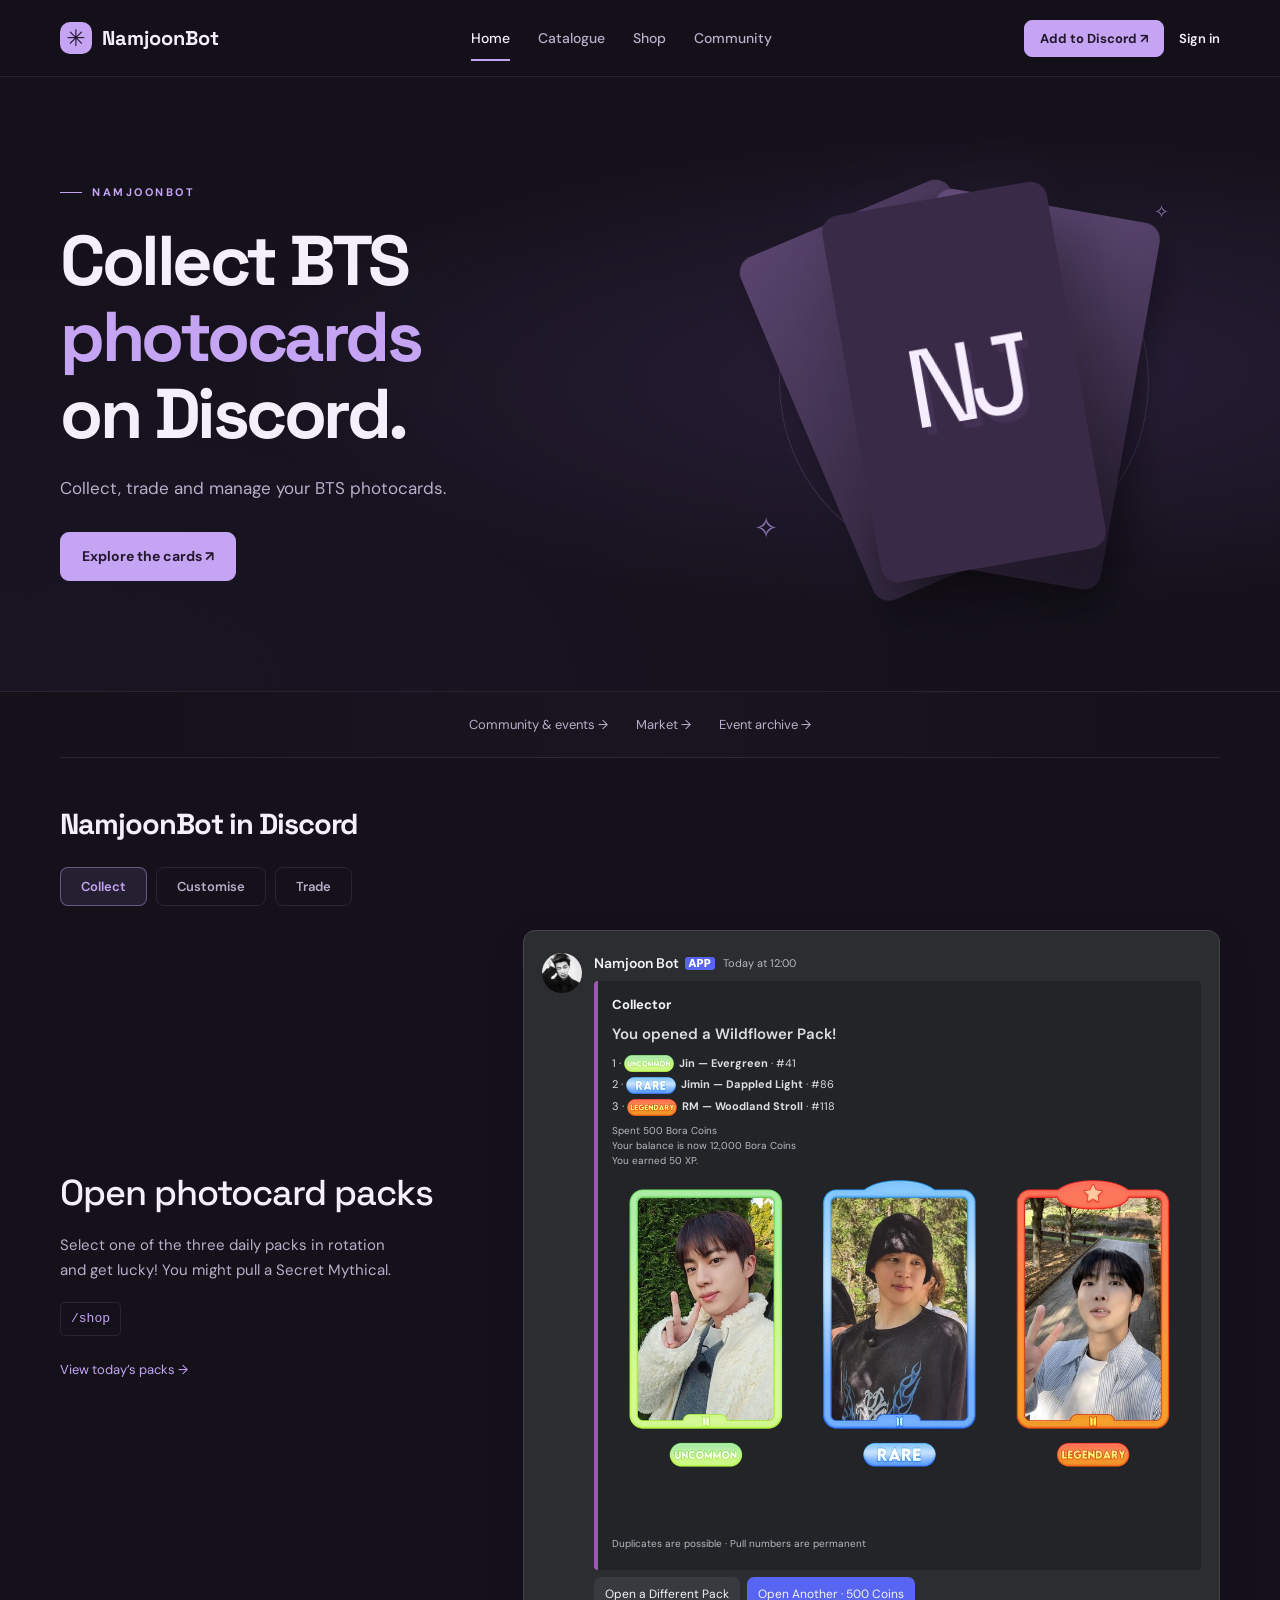
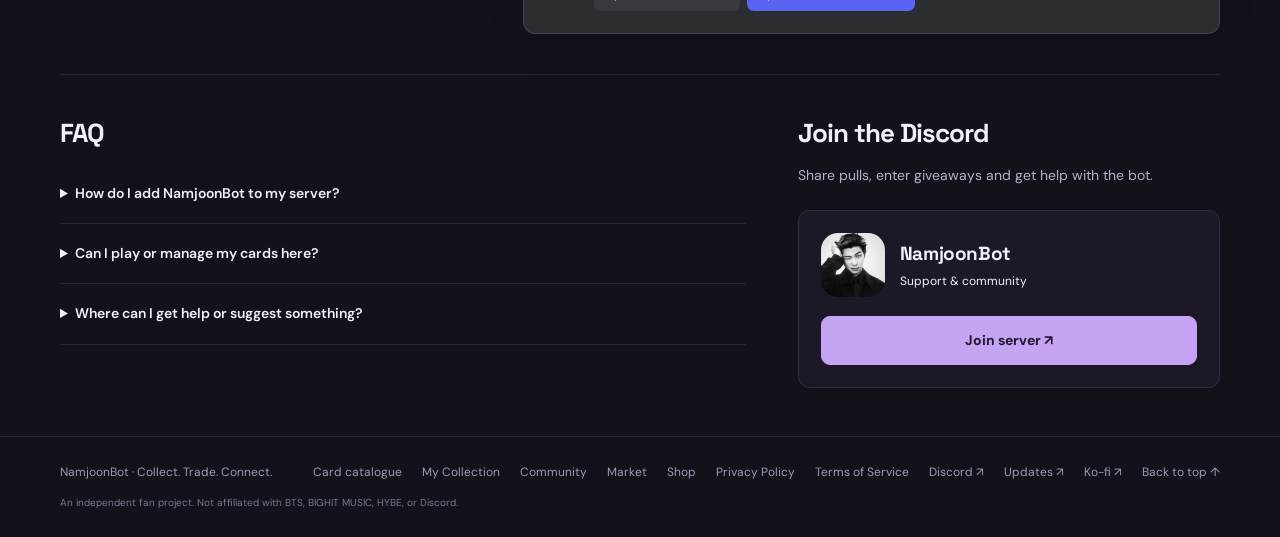
<file: index.html>
<!doctype html>
<html lang="en">
<head>
<meta charset="utf-8">
<meta name="viewport" content="width=device-width,initial-scale=1">
<meta name="theme-color" content="#181321">
<meta name="description" content="A BTS photocard collecting bot for Discord. Collect, trade, and customise your profile.">
<title>NamjoonBot</title>
<meta property="og:type" content="website">
<meta property="og:site_name" content="NamjoonBot">
<meta property="og:title" content="NamjoonBot">
<meta property="og:description" content="A BTS photocard collecting bot for Discord. Collect, trade, and customise your profile.">
<meta property="og:url" content="https://namjoonbot.xyz/">
<meta property="og:image" content="https://namjoonbot.xyz/assets/namjoonbot-share-original.png">
<meta property="og:image:secure_url" content="https://namjoonbot.xyz/assets/namjoonbot-share-original.png">
<meta property="og:image:type" content="image/png">
<meta property="og:image:width" content="1914">
<meta property="og:image:height" content="693">
<meta property="og:image:alt" content="NamjoonBot homepage with BTS photocard artwork and collecting information">
<meta name="twitter:card" content="summary_large_image">
<meta name="twitter:title" content="NamjoonBot">
<meta name="twitter:description" content="A BTS photocard collecting bot for Discord. Collect, trade, and customise your profile.">
<meta name="twitter:image" content="https://namjoonbot.xyz/assets/namjoonbot-share-original.png">
<meta name="twitter:image:alt" content="NamjoonBot homepage with BTS photocard artwork and collecting information">
<style>
@import url('https://fonts.googleapis.com/css2?family=DM+Sans:wght@400;500;600;700&family=Space+Grotesk:wght@400;500;600;700&display=swap');
:root{--bg:#14111b;--surface:#1d1827;--ink:#f4effb;--muted:#b9aec9;--purple:#c5a4f4;--line:#ffffff15;--green:#bce2ce}
*{box-sizing:border-box}html{scroll-behavior:smooth;scroll-padding-top:95px}body{margin:0;background:var(--bg);color:var(--ink);font:16px/1.65 'DM Sans',sans-serif}a{color:inherit;text-decoration:none}button{font:inherit}h1,h2,h3,p{margin:0}h1,h2,h3,.brand{font-family:'Space Grotesk',sans-serif}a:focus-visible,summary:focus-visible{outline:3px solid var(--purple);outline-offset:6px}::selection{background:#9a72ce;color:white}.wrap{width:min(1160px,calc(100% - 48px));margin:auto}.skip{position:absolute;left:16px;top:-100px;background:var(--purple);color:#17101f;padding:12px;z-index:20}.skip:focus{top:10px}
header{position:sticky;top:0;z-index:10;border-bottom:1px solid var(--line);background:#14111bf2;backdrop-filter:blur(15px)}nav{min-height:82px;display:flex;align-items:center;justify-content:space-between;gap:24px}.brand{font-weight:700;font-size:21px;display:flex;align-items:center;gap:12px}.logo{width:35px;height:35px;border-radius:12px;display:grid;place-items:center;background:var(--purple);color:#21152f;font-size:22px}.nav-links{display:flex;gap:28px;align-items:center;font-size:14px}.nav-links a{color:var(--muted)}.nav-links a:hover{color:var(--ink)}.btn{display:inline-flex;align-items:center;justify-content:center;gap:10px;border:1px solid var(--line);padding:12px 21px;border-radius:9px;font-weight:700;font-size:14px;transition:transform .2s,background .2s}.btn:hover{transform:translateY(-2px);background:#ffffff0b}.btn.primary{background:var(--purple);color:#24182f;border-color:var(--purple)}.btn.primary:hover{background:#d6bafa}.nav-links .btn{color:#24182f;padding:9px 17px}
.hero{position:relative;overflow:hidden;border-bottom:1px solid var(--line);background:radial-gradient(ellipse at 80% 40%,#7c4eb324,transparent 55%)}.hero-grid{display:grid;grid-template-columns:1.15fr 1fr;align-items:center;gap:45px;padding:92px 0 94px}.eyebrow{text-transform:uppercase;font-size:11px;font-weight:700;letter-spacing:2.5px;color:var(--purple);display:flex;align-items:center;gap:10px}.eyebrow:before{content:'';width:22px;height:1px;background:currentColor}h1{font-size:clamp(45px,5.5vw,74px);line-height:1.08;letter-spacing:-3.5px;margin:22px 0}h1 span{color:var(--purple)}.lead{color:var(--muted);max-width:460px;font-size:17px}.actions{display:flex;gap:12px;flex-wrap:wrap;margin-top:30px}.hero-note{color:#9587a6;font-size:12px;margin-top:21px}
.art{position:relative;min-height:390px;display:grid;place-items:center}.orbit{position:absolute;width:340px;height:340px;border:1px solid #c5a4f422;border-radius:50%}.orbit:before{content:'';position:absolute;inset:32px;border:1px dashed #c5a4f422;border-radius:50%}.orbit:after{content:'✦';position:absolute;right:29px;top:38px;color:var(--purple);font-size:25px}.photocard{width:215px;height:300px;border:1px solid #e2c6ff70;border-radius:17px;transform:rotate(-10deg);background:linear-gradient(145deg,#cebbe8,#8971aa 45%,#342740);padding:13px;box-shadow:20px 28px 70px #0007;position:relative}.photocard:before{content:'';position:absolute;inset:10px;border:1px solid #ffffff4a;border-radius:11px}.card-art{height:220px;display:grid;place-items:center;overflow:hidden;position:relative;background:radial-gradient(ellipse at 50% 100%,#d7c8ec66,transparent 60%);border-radius:8px}.monogram{font-family:'Space Grotesk',sans-serif;font-size:111px;letter-spacing:-14px;margin-left:-12px;color:#f6edff;line-height:1;text-shadow:5px 8px 0 #5a426b55}.card-art:before,.card-art:after{position:absolute;color:#efe1ff;content:'✧';font-size:45px;top:8px;right:9px}.card-art:after{top:auto;right:auto;bottom:12px;left:10px;font-size:24px}.card-caption{text-align:center;letter-spacing:4px;font-size:9px;color:white;margin-top:14px}.float{position:absolute;background:#251e31;border:1px solid #ffffff20;border-radius:11px;padding:12px 17px;box-shadow:0 12px 30px #0003;font-size:12px}.float strong{display:block;font-size:13px}.float small{color:var(--muted)}.float-one{left:0;top:42px;transform:rotate(-3deg)}.float-two{right:0;bottom:34px;transform:rotate(4deg)}.float .spark{color:var(--purple);margin-right:6px}.ribbon{display:flex;justify-content:center;gap:34px;border-bottom:1px solid var(--line);padding:17px 12px;color:var(--muted);font-size:11px;letter-spacing:1.5px;text-transform:uppercase}.ribbon span:before{content:'✦';color:var(--purple);margin-right:15px}
section{padding:70px 0}.section-head{display:flex;align-items:end;justify-content:space-between;gap:25px;margin-bottom:28px}h2{font-size:32px;letter-spacing:-1px;line-height:1.25}.section-head p{color:var(--muted);font-size:14px;margin-top:8px}.small-label{font-size:10px;letter-spacing:1.8px;text-transform:uppercase;color:var(--muted)}.news-grid{display:grid;grid-template-columns:1.45fr 1fr;gap:22px}.panel{border:1px solid var(--line);background:var(--surface);border-radius:15px;overflow:hidden}.feature-visual{min-height:176px;display:flex;align-items:center;justify-content:space-between;padding:30px 34px;background:linear-gradient(115deg,#3a294f,#272031);position:relative;overflow:hidden}.feature-visual span{font-family:'Space Grotesk',sans-serif;font-size:37px;line-height:1.05;letter-spacing:-1px;color:#e9d9fb;z-index:1}.feature-visual .star{font-size:95px;line-height:1;color:#b698d5;transform:rotate(13deg)}.panel-body{padding:27px 30px}.meta{display:flex;gap:13px;align-items:center;font-size:11px;color:var(--muted);margin-bottom:14px}.tag{background:#c5a4f419;color:var(--purple);padding:3px 9px;border-radius:5px;font-weight:700}.panel h3{font-size:22px;line-height:1.3;margin-bottom:12px}.panel p{color:var(--muted);font-size:14px}.text-link{display:inline-block;color:var(--purple);font-size:13px;font-weight:700;margin-top:23px}.side-panel{padding:30px;display:flex;flex-direction:column}.side-icon{font-size:31px;color:var(--purple);margin-bottom:23px}.side-panel .meta{margin-top:auto;padding-top:28px;margin-bottom:0}.side-panel h3{font-size:25px}.side-panel ul{padding-left:18px;margin:17px 0 0;color:var(--muted);font-size:14px}.side-panel li{padding:4px 0}
.community{padding-top:5px}.community-grid{display:grid;grid-template-columns:1fr .85fr;gap:60px;align-items:center;background:linear-gradient(120deg,#251c32,#1b1722);border:1px solid var(--line);border-radius:17px;padding:45px}.community h2{font-size:37px;margin:16px 0}.community p{color:var(--muted);font-size:15px;max-width:430px}.invite-card{background:#17131f;border:1px solid #ffffff19;border-radius:13px;padding:28px}.invite-top{display:flex;align-items:center;gap:14px;margin:19px 0}.server-icon{width:58px;height:58px;border-radius:17px;background:#b79bd6;color:#24162f;display:grid;place-items:center;font-family:'Space Grotesk',sans-serif;font-size:30px;font-weight:700}.invite-card h3{font-size:20px}.invite-card p{font-size:12px}.invite-card .btn{width:100%;margin-top:20px;background:#c5a4f4;color:#24182f}.server-details{flex-wrap:wrap;border-top:1px solid var(--line);padding-top:16px;display:flex;gap:16px;font-size:11px;color:var(--muted)}.server-details span:before{content:'✦';color:var(--purple);margin-right:6px}.faq{padding-top:0;max-width:820px;margin:auto}.faq h2{font-size:25px;margin-bottom:20px}details{border-bottom:1px solid var(--line);padding:18px 0}summary{cursor:pointer;font-size:14px;font-weight:600}details p{color:var(--muted);font-size:14px;margin-top:12px}details a{text-decoration:underline;color:var(--purple)}footer{border-top:1px solid var(--line);padding:26px 0}.footer-row{display:flex;justify-content:space-between;gap:20px;font-size:12px;color:#a597b5}.footer-links{display:flex;gap:20px}.footer-note{font-size:10px;color:#82758f;margin-top:12px}iframe{width:100%;height:360px;border:0;border-radius:10px;margin-top:20px}
@media(max-width:850px){.hero-grid{gap:15px}.float-one{left:-10px}.float-two{right:-10px}.community-grid{gap:25px;padding:30px}.hero-grid{padding:70px 0}h1{letter-spacing:-2px}.nav-links{gap:17px}.ribbon{gap:18px}}
@media(max-width:640px){.wrap{width:calc(100% - 36px)}nav{min-height:72px;gap:10px}.brand{font-size:17px;gap:8px}.logo{width:30px;height:30px;font-size:18px}.nav-links>a:not(.btn){display:none}.nav-links .btn{font-size:12px;padding:8px 11px}.hero-grid{grid-template-columns:1fr;padding:54px 0 30px;gap:10px}h1{font-size:52px}.lead{font-size:15px}.art{min-height:350px;max-width:360px;width:100%;margin:auto}.photocard{width:190px;height:270px}.card-art{height:190px}.orbit{width:290px;height:290px}.float{font-size:11px;padding:10px 13px}.float strong{font-size:12px}.float-one{left:0}.float-two{right:0}.ribbon{gap:15px;font-size:9px;letter-spacing:.5px;flex-wrap:wrap}.ribbon span:before{margin-right:7px}section{padding:47px 0}.section-head{align-items:start}.section-head>.small-label{display:none}h2{font-size:28px}.news-grid,.community-grid{grid-template-columns:1fr}.panel-body,.side-panel{padding:24px}.community-grid{padding:25px;gap:28px}.community h2{font-size:31px}.invite-card{padding:23px}.footer-row{flex-direction:column;gap:12px}}
@media(prefers-reduced-motion:reduce){html{scroll-behavior:auto}.btn{transition:none}}

.live-grid{display:grid;grid-template-columns:1fr 1fr;gap:22px}.live-panel{padding:28px}.live-panel h3{margin:15px 0}.live-panel select{background:#14111b;color:var(--ink);border:1px solid #ffffff35;border-radius:7px;padding:10px;font:inherit;max-width:100%;margin:12px 0;width:100%}.live-status{color:var(--muted);font-size:12px;margin-top:10px}.live-event{padding:18px 0;border-bottom:1px solid var(--line)}.live-event p{margin:8px 0}.live-event progress{width:100%;height:16px;accent-color:var(--purple)}.live-board{width:100%;border-collapse:collapse;font-size:14px}.live-board th,.live-board td{padding:10px 5px;text-align:left;border-bottom:1px solid var(--line)}.live-board td:last-child,.live-board th:last-child{text-align:right}.live-board caption{text-align:left;font-size:12px;color:var(--muted);padding-bottom:10px}.live-board td{overflow-wrap:anywhere}.live-milestones{font-size:12px;color:var(--muted);padding-left:18px}.live-milestones li{padding:4px 0}@media(max-width:640px){.live-grid{grid-template-columns:1fr}}

.player-cell{display:flex;align-items:center;gap:9px;text-align:left}.player-avatar{width:30px;height:30px;border-radius:50%;object-fit:cover;flex-shrink:0;background:#49345e}.avatar-fallback{display:inline-grid;place-items:center;color:var(--purple);font-size:12px;font-weight:700}.event-title{display:flex;align-items:center;gap:12px}.event-badge{width:48px;height:48px;object-fit:contain;flex-shrink:0}.pull-grid{display:grid;grid-template-columns:repeat(3,minmax(0,1fr));gap:16px}.pull-item{padding:18px;display:flex;gap:16px;align-items:center;min-width:0}.pull-art{width:90px;aspect-ratio:5/7;object-fit:contain;border-radius:8px;flex-shrink:0;background:#30203f}.pull-info{min-width:0}.pull-info h3{font-size:16px;line-height:1.35;margin:10px 0 5px;overflow-wrap:anywhere}.pull-info p{font-size:12px}.pull-time{display:block;color:var(--muted);font-size:11px;margin-top:8px}.pull-label{color:var(--purple);font-size:9px;letter-spacing:1px;text-transform:uppercase}.pull-new{animation:pull-arrive .6s ease-out}.pull-empty{color:var(--muted);font-size:14px}.art-unavailable{display:grid;place-items:center;text-align:center;font-size:10px;color:var(--muted);padding:7px}.timeline-section{padding-top:5px}@keyframes pull-arrive{from{transform:translateY(10px);opacity:.3}to{transform:translateY(0);opacity:1}}@media(max-width:1000px){.pull-grid{grid-template-columns:repeat(2,minmax(0,1fr))}}@media(max-width:640px){.pull-grid{grid-template-columns:1fr}.pull-art{width:100px}}@media(prefers-reduced-motion:reduce){.pull-new{animation:none}}

.candy-leaders{margin-top:25px;padding-top:22px;border-top:1px solid var(--line)}.candy-leaders h4{font-family:'Space Grotesk',sans-serif;font-size:19px;margin:0 0 8px}.reward-callout{background:linear-gradient(110deg,#69417a44,#b98c4722);border:1px solid #d5b4f445;border-radius:10px;padding:14px;margin:15px 0}.reward-callout strong{display:block;color:#e5c6ff;font-size:14px}.reward-callout p{font-size:12px;margin:5px 0!important}.candy-row{display:flex;align-items:center;gap:10px;padding:11px 9px;border-bottom:1px solid var(--line);border-radius:6px}.candy-row.top-five{background:#c5a4f40b;border-left:2px solid var(--purple);margin:5px 0}.candy-rank{font-size:12px;min-width:22px;color:var(--muted)}.top-five .candy-rank{color:var(--purple);font-weight:700}.candy-person{min-width:0;flex:1}.candy-person .player-cell>span:last-child{overflow-wrap:anywhere}.candy-score{text-align:right;white-space:nowrap;font-size:12px}.candy-score small{display:block;color:var(--muted);font-size:10px}.reward-spot{display:block;color:var(--purple);font-size:9px;padding-left:39px}.candy-divider{font-size:10px;letter-spacing:1px;text-transform:uppercase;color:var(--muted);padding:17px 0 8px}.card-art .hero-image{position:absolute;inset:0;width:100%;height:100%;object-fit:cover;opacity:0;transition:opacity .65s ease}.card-art.has-art .hero-image.ready{opacity:1}.card-art.has-art .monogram,.card-art.has-art:before,.card-art.has-art:after{visibility:hidden}.photocard{transform:perspective(900px) rotateX(var(--tilt-y,0deg)) rotateY(var(--tilt-x,0deg)) rotate(-10deg);transition:transform .18s ease-out;will-change:transform}.float-one{transform:translate(var(--float-x,0px),var(--float-y,0px)) rotate(-3deg);transition:transform .2s ease-out}.float-two{transform:translate(calc(var(--float-x,0px) * -0.7),calc(var(--float-y,0px) * -0.7)) rotate(4deg);transition:transform .25s ease-out}@media(prefers-reduced-motion:reduce){.card-art .hero-image{transition:none}.photocard{transform:rotate(-10deg);transition:none}.float-one{transform:rotate(-3deg);transition:none}.float-two{transform:rotate(4deg);transition:none}}

.live-grid{align-items:start}.live-column{display:grid;gap:22px;min-width:0}.candy-panel{min-width:0}.candy-panel .candy-leaders{margin-top:0;padding-top:0;border-top:0}.live-event:last-child{border-bottom:0;padding-bottom:0}
.photocard{padding:0;width:215px;height:auto;aspect-ratio:5/7;border-radius:17px;overflow:hidden;border:1px solid #e2c6ff70;background:#392a48}.photocard:before{display:none}.card-art{position:absolute;inset:0;width:100%;height:100%;border-radius:inherit;background:none}.card-art .hero-image{border-radius:inherit;object-fit:cover}.card-art .monogram{position:absolute;inset:0;display:grid;place-items:center;margin:0;letter-spacing:-12px}.card-art:before,.card-art:after{display:none}@media(max-width:640px){.photocard{width:190px;height:auto}}

/* Source PNGs include a transparent print margin: crop it inside the rounded shell. */
.photocard{aspect-ratio:797/1299;border:0;border-radius:17px}
.card-art .hero-image{inset:auto;left:-13%;top:-8%;width:126%;height:116%;max-width:none;object-fit:fill;border-radius:0}
.live-grid{align-items:stretch}.rankings-panel,.event-panel{height:720px;display:flex;flex-direction:column;min-width:0}
.rankings-panel #live-board{min-height:0;overflow-y:auto;flex:1;scrollbar-width:thin;scrollbar-color:#9371b3 #21182c}
.event-scroll{flex:1;min-height:0;overflow-y:auto;padding-right:12px;overscroll-behavior-y:contain;scrollbar-gutter:stable;scrollbar-width:thin;scrollbar-color:#9371b3 #21182c}
.event-scroll:focus-visible{outline:2px solid var(--purple);outline-offset:4px;border-radius:5px}
.event-scroll .live-event{padding-top:4px}.candy-section{margin-top:24px;padding-top:24px;border-top:1px solid var(--line)}
.candy-section .candy-leaders{margin:0;padding:0;border:0}.candy-section h3{font-size:22px}
.scroll-note{font-size:11px!important;color:var(--muted);padding-top:12px;border-top:1px solid var(--line);margin-top:12px!important}
@media(max-width:640px){.rankings-panel{height:620px}.event-panel{height:720px}}
.ribbon{flex-wrap:wrap;column-gap:26px;row-gap:11px;padding:19px 24px}.ribbon span{white-space:nowrap}@media(max-width:640px){.ribbon{column-gap:16px;row-gap:10px;padding:17px 18px}}
.footer-links{flex-wrap:wrap}
.nav-links{flex-wrap:wrap;gap:20px}@media(max-width:640px){nav{flex-wrap:wrap;padding:12px 0}.nav-links{width:100%;justify-content:flex-start;gap:16px}.nav-links>a.account-link{display:inline-flex}}

/* Seasonal colour stays inside the event, with the site's lavender foundation. */
.live-event{border:1px solid var(--line);border-radius:12px;padding:18px!important;margin-bottom:16px;background:#c5a4f405}
.event-phase{display:inline-flex;align-items:center;gap:7px;font-size:9px;font-weight:700;letter-spacing:1.4px;text-transform:uppercase;color:var(--purple);margin-bottom:14px}
.event-phase::before{content:"";width:5px;height:5px;border-radius:50%;background:currentColor}
.live-event[data-season="halloween"]{--event-accent:#f19b9f;background:radial-gradient(ellipse at 100% 0,#a7193040,transparent 65%),linear-gradient(135deg,#3b0e18,#100d11 85%);border-color:#c9485d55;box-shadow:inset 0 1px 0 #ffffff06}
.live-event[data-season="halloween"] .event-phase{color:var(--event-accent)}
.live-event[data-season="halloween"] .event-badge{filter:drop-shadow(0 3px 8px #be294540)}
.live-event[data-season="halloween"] progress{accent-color:var(--event-accent)}
.live-event[data-season="halloween"] progress::-webkit-progress-bar{background:#ffffff10;border-radius:20px}
.live-event[data-season="halloween"] progress::-webkit-progress-value{background:linear-gradient(90deg,#7e1e32,#ed7c88);border-radius:20px}
.live-event[data-season="halloween"] progress::-moz-progress-bar{background:linear-gradient(90deg,#7e1e32,#ed7c88);border-radius:20px}
.live-event progress{border:0;border-radius:20px;overflow:hidden;background:#ffffff10}
.live-event .event-title strong{line-height:1.4}
.live-event .live-milestones{padding-left:18px;line-height:1.6}




.kofi-float{position:fixed;right:24px;bottom:24px;z-index:15;display:flex;align-items:center;gap:10px;padding:12px 18px;border:1px solid #dcc4fa66;border-radius:50px;background:var(--purple);color:#24182f;font-size:14px;font-weight:700;box-shadow:0 6px 26px #0005}.kofi-float:hover{background:#d6bafa}.kofi-float-icon{font-size:20px;line-height:1}.kofi-tooltip{position:absolute;right:0;bottom:calc(100% + 12px);width:260px;padding:15px 18px;border:1px solid #c5a4f445;border-radius:12px;background:#251e31;color:var(--ink);box-shadow:0 8px 30px #0005;font-size:13px;font-weight:400;line-height:1.6;opacity:0;visibility:hidden;transform:translateY(5px);transition:opacity .18s,transform .18s,visibility .18s;pointer-events:none}.kofi-tooltip strong{display:block;color:var(--purple);margin-bottom:4px}.kofi-float:hover .kofi-tooltip,.kofi-float:focus-visible .kofi-tooltip{opacity:1;visibility:visible;transform:translateY(0)}@media(max-width:640px){.kofi-float{right:16px;bottom:16px;padding:10px 15px;font-size:12px}.kofi-tooltip{width:230px}}@media(hover:none){.kofi-float{flex-wrap:wrap;max-width:220px;border-radius:16px;gap:4px 8px}.kofi-touch-note{display:block!important;width:100%;font-size:11px;font-weight:400}.kofi-tooltip{display:none}}.kofi-touch-note{display:none}@media(prefers-reduced-motion:reduce){.kofi-tooltip{transition:none}}


/* A scrollable trail of sightings, with deliberate opt-in reveals. */
#pull-timeline{overflow-x:auto;overscroll-behavior-x:contain;scroll-snap-type:x proximity;scrollbar-width:thin;scrollbar-color:#9371b3 #21182c;padding:6px 0 18px}
#pull-timeline:focus-visible{outline:2px solid var(--purple);outline-offset:5px;border-radius:10px}
.pull-grid{display:flex;gap:18px;position:relative;padding-top:24px;align-items:stretch;width:max-content;min-width:100%}
.pull-grid:before{content:"";position:absolute;top:6px;left:0;right:0;height:1px;background:linear-gradient(90deg,#c5a4f470,#c5a4f420)}
.pull-item{position:relative;flex:0 0 330px;scroll-snap-align:start;overflow:visible;padding:20px}
.pull-item:before{content:"";position:absolute;left:28px;top:-23px;width:9px;height:9px;border-radius:50%;background:var(--purple);box-shadow:0 0 0 5px #c5a4f417}
.pull-art{width:96px;height:auto}
.pull-hidden{display:grid;place-items:center;align-content:center;gap:7px;min-height:135px;border:1px solid #c5a4f435;background:radial-gradient(ellipse at 50% 30%,#c5a4f41c,transparent 70%),#21182c;color:var(--purple);text-align:center}
.pull-hidden .mystery-mark{font-size:32px;line-height:1}
.pull-hidden small{font-size:9px;letter-spacing:1.2px;text-transform:uppercase}
.spoiler-toggle{display:inline-flex;align-items:center;gap:10px;flex-shrink:0;cursor:pointer;font-size:13px;color:var(--muted);position:relative;min-height:44px}
.spoiler-toggle input{position:absolute;left:0;top:8px;width:42px;height:26px;opacity:0;margin:0;cursor:pointer}
.switch-track{width:42px;height:26px;border:1px solid #ffffff35;background:#30263e;border-radius:20px;padding:3px;transition:background .2s}
.switch-track:before{content:"";display:block;width:18px;height:18px;border-radius:50%;background:#c7bbd6;transition:transform .2s}
.spoiler-toggle input:checked+.switch-track{background:var(--purple);border-color:var(--purple)}
.spoiler-toggle input:checked+.switch-track:before{transform:translateX(16px);background:#24182f}
.spoiler-toggle input:focus-visible+.switch-track{outline:3px solid var(--purple);outline-offset:4px}
.spoiler-note,.timeline-hint{color:var(--muted);font-size:12px}
.spoiler-note{margin:-12px 0 18px}.timeline-hint{margin-top:10px}
@media(max-width:640px){.timeline-section .section-head{flex-direction:column;gap:12px}.pull-item{flex-basis:285px;padding:17px;gap:12px}.pull-art{width:85px}.pull-hidden{min-height:119px}.spoiler-note{margin-top:-10px}}
@media(prefers-reduced-motion:reduce){.switch-track,.switch-track:before{transition:none}}
.player-identity{display:inline-flex;align-items:center;gap:5px 7px;flex-wrap:wrap;min-width:0}
.player-name{overflow-wrap:anywhere;min-width:0}
.supporter-pill{display:inline-flex;align-items:center;gap:3px;flex-shrink:0;white-space:nowrap;border-radius:999px;padding:2px 8px;background:linear-gradient(115deg,#63418e,#82529c);border:1px solid #d6b1f552;color:#fff0ff;font-size:10px;font-weight:700;line-height:1.6;letter-spacing:.15px}

.community-counters{margin-top:25px;padding:25px;border:1px solid var(--line);border-radius:16px;background:linear-gradient(120deg,#281e3544,#1d1827)}
.counter-heading{display:flex;justify-content:space-between;align-items:center;gap:20px;margin-bottom:20px}.counter-heading h3{font-size:19px}.counter-heading p{color:var(--muted);font-size:12px;margin-top:5px}
.counter-period{display:grid;gap:5px;flex-shrink:0;color:var(--muted);font-size:11px}.counter-period select{width:auto;min-width:140px;margin:0;padding:8px 12px}
.counter-grid{display:grid;grid-template-columns:repeat(4,minmax(0,1fr));gap:12px}.counter-card{min-width:0;position:relative;padding:20px 16px;border:1px solid #c5a4f420;border-radius:12px;background:#14111b66}
.counter-label{display:block;font-size:12px;color:var(--muted)}.counter-card strong{display:block;font-family:'Space Grotesk',sans-serif;font-size:clamp(23px,2.8vw,35px);letter-spacing:-1px;line-height:1.3;margin:9px 0;color:var(--ink);overflow-wrap:anywhere}
.counter-hint{display:block;font-size:10px;color:#c5a4f4}.counter-footnote{font-size:10px;color:var(--muted);margin-top:15px}
.counter-card details{border:0;padding:0}.counter-card summary{display:block;list-style:none;cursor:pointer}.counter-card summary::-webkit-details-marker{display:none}.counter-card summary:focus-visible{outline:2px solid var(--purple);outline-offset:5px;border-radius:4px}
.rarity-tooltip{display:none;position:absolute;left:0;top:calc(100% - 2px);width:320px;max-width:calc(100vw - 72px);padding:20px;z-index:9;border:1px solid #c5a4f45c;border-radius:12px;background:#251c32;box-shadow:0 12px 35px #0007}
.counter-card details[open]+.rarity-tooltip,.counter-card:focus-within>.rarity-tooltip{display:block}
@media(hover:hover){.counter-card:hover>.rarity-tooltip{display:block}}
.counter-card[data-dismissed]>.rarity-tooltip{display:none}
.rarity-tooltip h4{margin:0;font-size:14px}.rarity-tooltip p{font-size:10px;color:var(--muted);margin:5px 0 12px}
.rarity-row{display:grid;grid-template-columns:1fr auto;gap:5px 12px;font-size:11px;margin:10px 0}.rarity-row .rarity-bar{grid-column:1/-1;height:3px;border-radius:3px;background:#ffffff12;overflow:hidden}.rarity-fill{height:100%;background:linear-gradient(90deg,#9970d1,#e5bdf5);border-radius:3px}
@media(max-width:900px){.counter-grid{grid-template-columns:repeat(2,minmax(0,1fr))}}
@media(max-width:480px){.community-counters{padding:17px}.counter-heading{align-items:start;flex-direction:column;gap:12px}.counter-heading h3{font-size:17px}.counter-card{padding:14px 11px}.counter-period{width:100%}.counter-period select{width:100%}.rarity-tooltip{max-width:calc(100vw - 70px)}}


/* Match the time filter to the community panels while keeping native keyboard controls. */
.counter-period{gap:7px;font-size:10px;font-weight:700;letter-spacing:.8px}
.counter-period select{appearance:none;-webkit-appearance:none;color:#f4effb;font:600 12px/1.5 'DM Sans',sans-serif;letter-spacing:0;min-width:160px;padding:10px 38px 10px 14px;border:1px solid #c5a4f44d;border-radius:11px;background-color:#281f35;background-image:url("data:image/svg+xml,%3Csvg xmlns='http://www.w3.org/2000/svg' width='14' height='14' viewBox='0 0 24 24' fill='none' stroke='%23d9b9ff' stroke-width='2' stroke-linecap='round' stroke-linejoin='round'%3E%3Cpath d='m6 9 6 6 6-6'/%3E%3C/svg%3E"),linear-gradient(120deg,#362743,#211a2d);background-repeat:no-repeat;background-position:right 13px center,center;background-size:14px,100%;box-shadow:inset 0 1px 0 #ffffff08,0 4px 12px #0002;cursor:pointer;transition:border-color .18s,box-shadow .18s}
.counter-period select:hover{border-color:#c5a4f48c}.counter-period select:focus-visible{outline:2px solid var(--purple);outline-offset:3px;box-shadow:0 0 0 5px #c5a4f415}
.counter-period select:disabled{opacity:.55;cursor:wait}.counter-period option{background:#281f35;color:#f4effb}
@media(prefers-reduced-motion:reduce){.counter-period select{transition:none}}


.counter-readable{position:absolute;width:1px;height:1px;padding:0;margin:-1px;overflow:hidden;clip-path:inset(50%);white-space:nowrap;border:0}
.flip-strip{display:inline-flex;align-items:center;gap:2px;max-width:100%;font-variant-numeric:tabular-nums;letter-spacing:0}
.flip-digit{position:relative;display:inline-block;width:.65em;line-height:1.25;perspective:180px;overflow:hidden;border-radius:4px;background:linear-gradient(#c5a4f40b 49%,#0003 50%,#ffffff05 52%);box-shadow:inset 0 0 0 1px #c5a4f410}
.flip-face{display:block;text-align:center;transform-origin:50% 50%;backface-visibility:hidden}
.flip-outgoing{position:absolute;inset:0;pointer-events:none}
.flip-separator{display:inline-block;width:.25em;line-height:1.25}
@media(max-width:480px){.flip-strip{gap:1px}.counter-card strong:has(.flip-strip){font-size:clamp(18px,5.6vw,26px)}}

select[hidden]{display:none!important}
.themed-select{position:relative;width:100%;margin:10px 0 16px}.counter-period .themed-select{min-width:160px;margin:0}
.themed-select-trigger{display:flex;align-items:center;justify-content:space-between;gap:16px;width:100%;min-height:43px;padding:10px 14px;color:#f4effb;font:600 12px/1.5 'DM Sans',sans-serif;text-align:left;border:1px solid #c5a4f44d;border-radius:11px;background:linear-gradient(120deg,#362743,#211a2d);box-shadow:inset 0 1px 0 #ffffff08,0 4px 12px #0002;cursor:pointer;transition:border-color .18s,box-shadow .18s}
.themed-select-trigger:hover,.themed-select-trigger[aria-expanded=true]{border-color:#c5a4f49c;box-shadow:0 0 0 3px #c5a4f40b}
.themed-select-trigger:focus-visible{outline:2px solid var(--purple);outline-offset:3px}
.themed-select-trigger:disabled{opacity:.55;cursor:wait}.themed-select-value{min-width:0;overflow-wrap:anywhere}
.themed-select-arrow{font-size:20px;color:#d9b9ff;line-height:1;transition:transform .18s}.themed-select-trigger[aria-expanded=true] .themed-select-arrow{transform:rotate(180deg)}
.themed-select-menu{position:fixed;z-index:1000;overflow:auto;overscroll-behavior:contain;padding:6px;border:1px solid #c5a4f45c;border-radius:12px;background:linear-gradient(135deg,#30243e,#201a2b);box-shadow:0 15px 45px #0008,inset 0 1px 0 #ffffff08;scrollbar-width:thin;scrollbar-color:#a881ce55 transparent}
.themed-select-menu[hidden]{display:none}
.themed-select-option{display:flex;align-items:center;justify-content:space-between;gap:15px;min-height:42px;padding:10px 12px;border-radius:8px;color:#d7cbe3;font:500 12px/1.5 'DM Sans',sans-serif;cursor:pointer}
.themed-select-option.is-active{background:#c5a4f418;color:#fff}.themed-select-option[aria-selected=true]{background:linear-gradient(110deg,#a979d83b,#9c67d41c);color:#f4e3ff;font-weight:700}
.themed-select-tick{color:#d9b9ff;opacity:0}.themed-select-option[aria-selected=true] .themed-select-tick{opacity:1}
@media(prefers-reduced-motion:reduce){.themed-select-trigger,.themed-select-arrow{transition:none}}

.events-panel-header{display:flex;align-items:center;justify-content:space-between;gap:16px;flex-wrap:wrap}.event-archive-link{display:inline-flex;align-items:center;gap:6px;white-space:nowrap;font-size:12px;font-weight:500;color:var(--muted);transition:color .2s}.event-archive-link:hover{color:var(--purple)}.event-archive-link span{color:var(--purple)}.event-panel>h3{margin-bottom:24px}@media(max-width:400px){.events-panel-header{gap:10px}.event-archive-link{font-size:11px}.events-panel-header .eyebrow{font-size:9px;letter-spacing:1.5px}}
</style>

<link rel="stylesheet" href="./homepage.css?v=20261105-help-layout">
<link rel="stylesheet" href="./site-qol.css?v=20261105"><link rel="stylesheet" href="./member-header.css?v=20261106-community"><link rel="stylesheet" href="./discord-features.css?v=20261105-discord-profile"></head>
<body>
<a class="skip" href="#main">Skip to content</a>
<header class="member-header"><nav class="member-inner" aria-label="Main navigation"><a class="member-brand" href="./" aria-label="NamjoonBot home"><span class="member-mark" aria-hidden="true">✳</span>NamjoonBot</a><div class="member-links"><a href="./" data-nav-page="index.html" aria-current="page">Home</a><a href="./catalogue.html" data-nav-page="catalogue.html">Catalogue</a><a href="./shop.html" data-nav-page="shop.html">Shop</a><a href="./community.html" data-nav-page="community.html">Community</a></div><div class="member-actions"><a class="member-add" href="https://discord.com/oauth2/authorize?client_id=1540789930329120908&amp;permissions=274878286848&amp;integration_type=0&amp;scope=bot+applications.commands"><span class="member-desktop-copy">Add to Discord ↗</span><span class="member-mobile-copy">Add bot ↗</span></a><a id="member-signin" class="member-signin" href="./account.html">Sign in</a><details id="member-account" class="member-account" hidden><summary aria-label="Open account navigation"><span id="member-avatar" class="member-avatar" aria-hidden="true">A</span><span class="member-chevron" aria-hidden="true">⌄</span></summary><div class="member-dropdown"><span id="member-name" class="member-name">Discord account</span><a href="./account.html#profile">Profile</a><a href="./account.html#collections">Collection progress</a><a href="./account.html#wishlist">Wishlist</a><a href="./account.html#inventory">Inventory</a><a href="./market.html">Market &amp; offers</a><a href="./account.html#binders">Binders</a><button id="member-signout" type="button">Sign out</button></div></details></div></nav></header>
<main id="main">
<div class="hero"><div class="wrap hero-grid"><div><div class="eyebrow">NamjoonBot</div><h1>Collect BTS<br><span>photocards</span><br>on Discord.</h1><p class="lead">Collect, trade and manage your BTS photocards.</p><div class="actions"><a class="btn primary" href="./catalogue.html">Explore the cards ↗</a></div></div>
<div class="art" role="group" aria-label="NamjoonBot standard card gallery"><div class="orbit"></div><div class="stack-card stack-card-back" aria-hidden="true"><img class="stack-photo" alt="" decoding="async"></div><div class="stack-card stack-card-middle" aria-hidden="true"><img class="stack-photo" alt="" decoding="async"></div><button class="photocard" type="button" aria-label="Pause photocard carousel" aria-pressed="false" title="Click the card to pause or resume"><span class="card-art"><span class="monogram">NJ</span><img class="hero-image" alt="" decoding="async"></span></button></div></div></div>

<div class="wrap home-explore" aria-label="More from NamjoonBot"><a href="./community.html">Community &amp; events →</a><a href="./market.html">Market →</a><a href="./event-archive.html">Event archive →</a></div>
<section class="wrap home-discord-features" aria-labelledby="discord-features-title">
<div class="discord-features-heading"><h2 id="discord-features-title">NamjoonBot in Discord</h2></div>
<div class="discord-feature-tabs" role="tablist" aria-label="Bot feature examples"><button id="demo-collect-tab" type="button" role="tab" aria-controls="demo-collect" aria-selected="true" tabindex="0">Collect</button><button id="demo-profile-tab" type="button" role="tab" aria-controls="demo-profile" aria-selected="false" tabindex="-1">Customise</button><button id="demo-trade-tab" type="button" role="tab" aria-controls="demo-trade" aria-selected="false" tabindex="-1">Trade</button></div>
<div id="demo-collect" class="feature-demo-layout" role="tabpanel" aria-labelledby="demo-collect-tab"><div class="discord-feature-copy"><h3>Open photocard packs</h3><p>Select one of the three daily packs in rotation and get lucky! You might pull a Secret Mythical.</p><code>/shop</code><a href="./shop.html">View today’s packs →</a></div><div class="discord-preview"><div class="dc-message"><img class="dc-avatar" src="./assets/features/bot-avatar.webp" alt="" width="40" height="40" loading="lazy"><div class="dc-content"><div class="dc-author">Namjoon Bot <span class="dc-app">APP</span><span class="dc-timestamp">Today at 12:00</span></div><div class="dc-embed"><strong class="dc-title">Collector</strong><h4>You opened a Wildflower Pack!</h4><div class="dc-card-lines"><p>1 · <img class="dc-inline-rarity" src="./assets/features/rarity-uncommon.webp" alt="Uncommon" loading="lazy"> <b>Jin — Evergreen</b> · #41</p><p>2 · <img class="dc-inline-rarity" src="./assets/features/rarity-rare.webp" alt="Rare" loading="lazy"> <b>Jimin — Dappled Light</b> · #86</p><p>3 · <img class="dc-inline-rarity" src="./assets/features/rarity-legendary.webp" alt="Legendary" loading="lazy"> <b>RM — Woodland Stroll</b> · #118</p></div><p class="dc-small">Spent 500 Bora Coins<br>Your balance is now 12,000 Bora Coins<br>You earned 50 XP.</p><img class="dc-attachment" src="./assets/features/pack-opening.webp" alt="Three Wildflower pulls with the bot’s Uncommon, Rare and Legendary frames" width="989" height="600" loading="lazy"><p class="dc-footer">Duplicates are possible · Pull numbers are permanent</p></div><div class="dc-actions" aria-label="Example bot buttons"><span>Open a Different Pack</span><span class="dc-primary">Open Another · 500 Coins</span></div></div></div></div></div>
<div id="demo-profile" class="feature-demo-layout" role="tabpanel" aria-labelledby="demo-profile-tab" hidden><div class="discord-feature-copy"><h3>Customise your profile</h3><p>Customise your profile to your liking: earn and show off banners, titles and badges.</p><code>/profile</code><a href="./account.html#profile">View your profile →</a></div><div class="discord-preview"><div class="dc-message"><img class="dc-avatar" src="./assets/features/bot-avatar.webp" alt="" width="40" height="40" loading="lazy"><div class="dc-content"><div class="dc-author">Namjoon Bot <span class="dc-app">APP</span><span class="dc-timestamp">Today at 12:00</span></div><div class="dc-embed dc-profile-home"><img class="dc-profile-portrait" src="./assets/features/mock-pfp-01.webp" alt="Profile picture" width="56" height="56" loading="lazy"><strong class="dc-title dc-profile-name"><span>Collector</span><span class="dc-profile-badges" aria-label="Profile badges">💜</span></strong><p class="dc-profile-title">╰┈➤ˎˊ˗ <code>Pre-Debut Supporter · OT7</code> ✦</p><p><b>Level <span class="dc-profile-level">12</span></b> · <b>180 / <span class="dc-profile-next-xp">508</span> XP</b></p><p class="dc-profile-balances">🪙 <b>12,000</b> Bora Coins · 🌸 <b>500</b> Smeraldo Petals</p><img class="dc-banner" src="./assets/features/look-banner-bts_02.webp" alt="BTS: The Comeback" width="600" height="200" loading="lazy"></div><div class="dc-actions dc-profile-actions" aria-label="Example profile buttons"><span>Level Rewards</span><span>Badges</span><span>Stats</span><button type="button" data-profile-example="cards">Cards</button><span class="dc-primary">Customise</span></div><div class="dc-embed dc-showcase" hidden><strong class="dc-title">Collector’s Card Showcase</strong><p class="dc-small">Custom favourites</p><img class="dc-attachment" src="./assets/features/profile-showcase.webp" alt="Three selected cards rendered with the bot’s actual profile showcase renderer" width="1000" height="481" loading="lazy"></div><div class="dc-actions dc-showcase-actions" hidden><button type="button" data-profile-example="home" aria-label="Return to the example profile">↩ Back</button></div></div></div></div></div>
<div id="demo-trade" class="feature-demo-layout" role="tabpanel" aria-labelledby="demo-trade-tab" hidden><div class="discord-feature-copy"><h3>Trade cards</h3><p>Complete your collection by trading with other players.</p><code>/trade</code><a href="./market.html">Browse market →</a></div><div class="discord-preview"><div class="dc-message"><img class="dc-avatar" src="./assets/features/bot-avatar.webp" alt="" width="40" height="40" loading="lazy"><div class="dc-content"><div class="dc-author">Namjoon Bot <span class="dc-app">APP</span><span class="dc-timestamp">Today at 12:00</span></div><div class="dc-embed"><strong class="dc-title">Trade · Pending</strong><p><span class="dc-mention">@Collector</span> ⇄ <span class="dc-mention">@Friend</span></p><div class="dc-trade-fields"><div><b>Offering</b><p><img class="dc-inline-rarity" src="./assets/features/rarity-uncommon.webp" alt="Uncommon" loading="lazy"><br><strong>Jin — Evergreen</strong><br><span class="dc-small">Pull #41</span></p></div><div><b>Requesting</b><p><img class="dc-inline-rarity" src="./assets/features/rarity-rare.webp" alt="Rare" loading="lazy"><br><strong>Jimin — Dappled Light</strong><br><span class="dc-small">Pull #86</span></p></div></div><img class="dc-attachment dc-trade-art" src="./assets/features/trade.webp" alt="The bot’s trade artwork showing Jin offered for Jimin" width="661" height="426" loading="lazy"><p class="dc-footer">Accept completes the swap · Or counter, decline, or cancel</p></div><div class="dc-actions" aria-label="Example trade buttons"><span>View Trade</span><span class="dc-success">Accept</span><span class="dc-primary">Counter</span><span>Decline</span></div></div></div></div></div>
</section>



<section class="wrap home-help" aria-label="Help and community"><div class="home-help-faq"><div class="faq"><h2>FAQ</h2><details><summary>How do I add NamjoonBot to my server?</summary><p>Use <a data-bot href="https://discord.com/oauth2/authorize?client_id=1540789930329120908&amp;permissions=274878286848&amp;integration_type=0&amp;scope=bot+applications.commands">Add to Discord</a>, choose your server, and follow Discord’s permission prompts. You’ll need permission to add apps to that server.</p></details><details><summary>Can I play or manage my cards here?</summary><p>Browse the catalogue and market on the website. Sign in with Discord to view your profile and inventory or buy and list cards on the market. Open packs, trade and gift cards in Discord.</p></details><details><summary>Where can I get help or suggest something?</summary><p>Join the <a data-server href="https://discord.gg/Ec2n3S7j8S">support server</a> for help, feedback, and suggestions.</p></details></div></div><aside id="community" class="home-help-discord"><h2>Join the Discord</h2><p>Share pulls, enter giveaways and get help with the bot.</p><div class="home-server-card"><div class="home-server-identity"><img src="./assets/features/bot-avatar.webp" alt="NamjoonBot server" width="64" height="64" loading="lazy"><div><h3>NamjoonBot</h3><p>Support &amp; community</p></div></div><a class="btn primary home-server-join" href="https://discord.gg/Ec2n3S7j8S">Join server ↗</a></div></aside></section>
</main>
<footer><div class="wrap"><div class="footer-row"><span>NamjoonBot · Collect. Trade. Connect.</span><div class="footer-links"><a href="./catalogue.html">Card catalogue</a><a href="./account.html">My Collection</a><a href="./community.html">Community</a><a href="./market.html">Market</a><a href="./shop.html">Shop</a><a href="./privacy.html">Privacy Policy</a><a href="./terms.html">Terms of Service</a><a data-server href="https://discord.gg/Ec2n3S7j8S">Discord ↗</a><a data-server href="https://discord.gg/Ec2n3S7j8S">Updates ↗</a><a href="https://ko-fi.com/namjoonbot" target="_blank" rel="noopener noreferrer">Ko-fi ↗</a><a href="#main">Back to top ↑</a></div></div><p class="footer-note">An independent fan project. Not affiliated with BTS, BIGHIT MUSIC, HYBE, or Discord.</p></div></footer>
<script src="./site-config.js"></script>
<script src="./home-art.js?v=20261106-discovery"></script>



<script src="./site-qol.js?v=20261105"></script><script src="./member-header.js?v=20261105-nav"></script><script src="./discord-features.js?v=20261105-discord-profile"></script><script src="./profile-demo.js?v=20261105-discord-profile"></script></body>
</html>
</file>
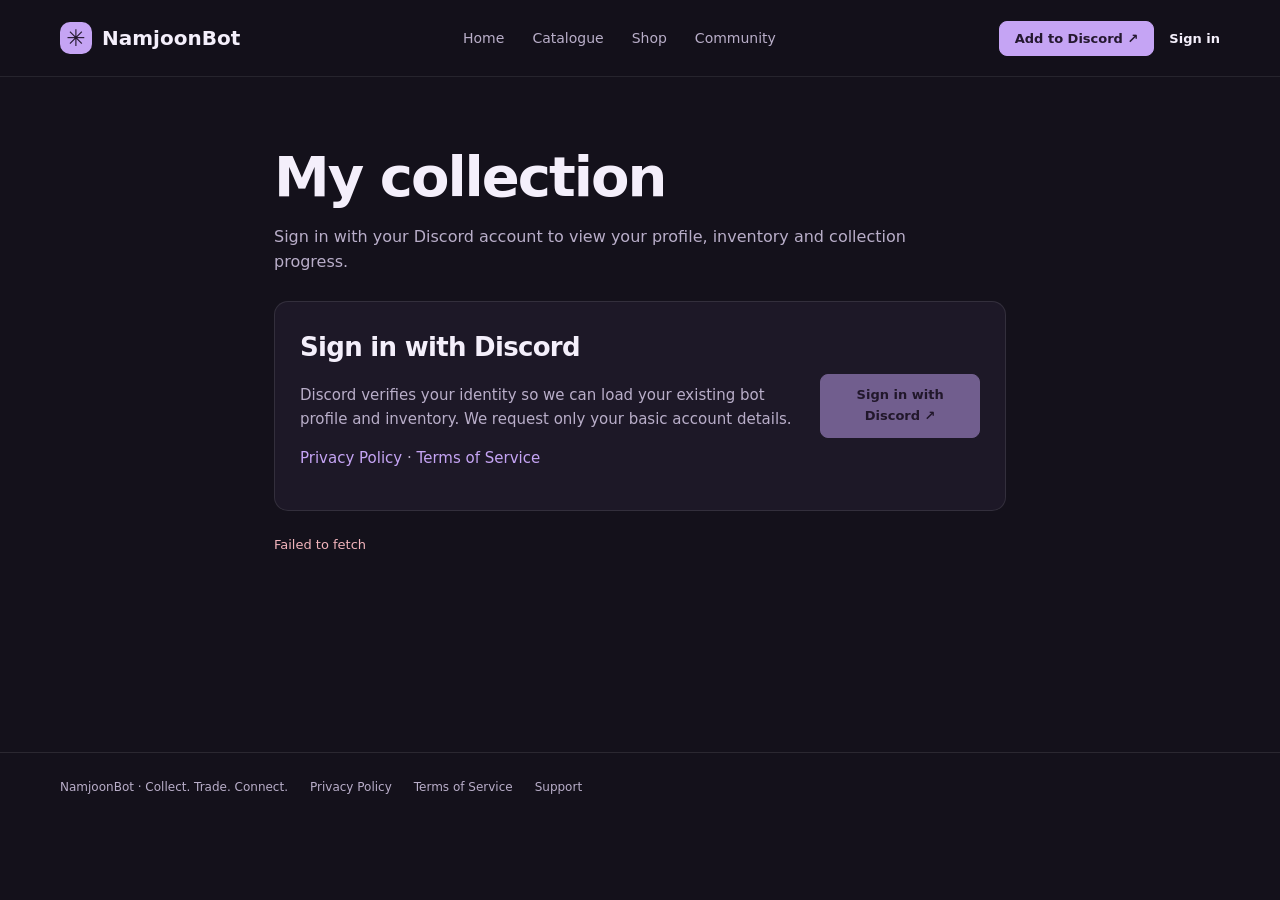
<file: account.html>
<!doctype html><html lang="en"><head><meta charset="utf-8"><meta name="viewport" content="width=device-width,initial-scale=1"><meta name="referrer" content="no-referrer"><meta name="theme-color" content="#14111b"><meta name="description" content="Sign in with Discord to view your NamjoonBot profile and inventory."><title>My collection — NamjoonBot</title><link rel="stylesheet" href="./collection.css"><link rel="stylesheet" href="./binder-beta.css?v=binder-beta-5"><link rel="stylesheet" href="./card-display.css?v=20261104-card-preview-2"><link rel="stylesheet" href="./site-qol.css?v=20261105"><link rel="stylesheet" href="./member-header.css?v=20261106-community"></head><body data-page="account"><a class="skip" href="#main">Skip to content</a><header class="member-header"><nav class="member-inner" aria-label="Main navigation"><a class="member-brand" href="./" aria-label="NamjoonBot home"><span class="member-mark" aria-hidden="true">✳</span>NamjoonBot</a><div class="member-links"><a href="./" data-nav-page="index.html">Home</a><a href="./catalogue.html" data-nav-page="catalogue.html">Catalogue</a><a href="./shop.html" data-nav-page="shop.html">Shop</a><a href="./community.html" data-nav-page="community.html">Community</a></div><div class="member-actions"><a class="member-add" href="https://discord.com/oauth2/authorize?client_id=1540789930329120908&amp;permissions=274878286848&amp;integration_type=0&amp;scope=bot+applications.commands"><span class="member-desktop-copy">Add to Discord ↗</span><span class="member-mobile-copy">Add bot ↗</span></a><a id="member-signin" class="member-signin" href="./account.html">Sign in</a><details id="member-account" class="member-account" hidden><summary aria-label="Open account navigation"><span id="member-avatar" class="member-avatar" aria-hidden="true">A</span><span class="member-chevron" aria-hidden="true">⌄</span></summary><div class="member-dropdown"><span id="member-name" class="member-name">Discord account</span><a href="./account.html#profile">Profile</a><a href="./account.html#collections">Collection progress</a><a href="./account.html#wishlist">Wishlist</a><a href="./account.html#inventory">Inventory</a><a href="./market.html">Market &amp; offers</a><a href="./account.html#binders">Binders</a><button id="member-signout" type="button">Sign out</button></div></details></div></nav></header><main id="main" class="wrap"><h1>My collection</h1><p class="intro">Sign in with your Discord account to view your profile, inventory and collection progress.</p><div class="panel login-panel" id="login-panel"><div><h2>Sign in with Discord</h2><p>Discord verifies your identity so we can load your existing bot profile and inventory. We request only your basic account details.</p><p><a href="./privacy.html" style="color:var(--purple)">Privacy Policy</a> · <a href="./terms.html" style="color:var(--purple)">Terms of Service</a></p></div><button class="btn primary" id="login" disabled>Sign in with Discord ↗</button></div><div class="toolbar" id="account-actions" hidden><span id="signed-in" class="muted"></span><div><button class="btn" id="refresh">Refresh ↻</button> <button class="btn" id="logout">Sign out</button></div></div><p class="status" id="status" role="status">Checking sign-in availability…</p><div id="account-content" hidden><div class="tabs" role="tablist" aria-label="My account"><button class="btn active" id="profile-tab" role="tab" aria-selected="true" aria-controls="profile">Profile</button><button class="btn" id="collections-tab" role="tab" aria-selected="false" aria-controls="collections">Collection progress</button><button class="btn" id="wishlist-tab" role="tab" aria-selected="false" aria-controls="wishlist">Wishlist</button><button class="btn" id="inventory-tab" role="tab" aria-selected="false" aria-controls="inventory">Inventory</button><button class="btn" id="binders-tab" role="tab" aria-selected="false" aria-controls="binders">Binders <span class="supporter-pill">♡ Supporter beta</span></button></div><section class="panel" id="profile" role="tabpanel" aria-labelledby="profile-tab"></section><section id="inventory" role="tabpanel" aria-labelledby="inventory-tab" hidden><div class="toolbar"><h2>Inventory</h2><label class="muted">Sort <select id="sort"><option value="highest">Highest rarity</option><option value="lowest">Lowest rarity</option><option value="print">Lowest print</option></select></label></div><div class="filters"><label>Search cards<input id="search" type="search" maxlength="100" placeholder="Card name or code…" autocomplete="off"></label><label>Member<select id="member"><option value="all">All members</option><option value="rm">RM</option><option value="jin">Jin</option><option value="suga">SUGA</option><option value="jhope">j-hope</option><option value="jimin">Jimin</option><option value="v">V</option><option value="jungkook">Jungkook</option></select></label><label>Set<select id="set"><option value="all">All sets</option></select></label><label>Variant<select id="variant"><option value="all">All variants</option><option value="unsigned">Unsigned (non-birthday)</option><option value="signed">Signed</option><option value="birthday">Birthday</option></select></label><label>Rarity<select id="rarity"><option value="all">All rarities</option><option value="common">Common</option><option value="uncommon">Uncommon</option><option value="rare">Rare</option><option value="event">Event</option><option value="legendary">Legendary</option><option value="mythical">Mythical</option><option value="secret_mythical">Secret Mythical</option></select></label></div><p class="muted">Select a card to sell it, offer it for trade, or browse the market.</p><div class="grid" id="cards"></div><div class="pagination"><button class="btn" id="prev" disabled>← Previous</button><span id="page-info" class="muted"></span><button class="btn" id="next" disabled>Next →</button></div></section><section id="collections" role="tabpanel" aria-labelledby="collections-tab" hidden><h2>Collection progress</h2><p class="muted">Track every rarity and signature. Birthday variants are bonus discoveries and don’t count toward normal set completion.</p><div class="filters"><label>View<select id="collection-basis"><option value="lifetime">Ever collected</option><option value="owned">Currently owned</option></select></label><label>Search<input id="collection-search" type="search" placeholder="Card name…"></label><label>Set<select id="collection-set"><option value="all">All sets</option></select></label><label>Member<select id="collection-member"><option value="all">All members</option><option value="rm">RM</option><option value="jin">Jin</option><option value="suga">SUGA</option><option value="jhope">j-hope</option><option value="jimin">Jimin</option><option value="v">V</option><option value="jungkook">Jungkook</option></select></label><label>Rarity<select id="collection-rarity"><option value="all">All rarities</option><option value="common">common</option><option value="uncommon">uncommon</option><option value="rare">rare</option><option value="event">event</option><option value="legendary">legendary</option><option value="mythical">mythical</option><option value="secret_mythical">secret mythical</option></select></label><label>Variant<select id="collection-variant"><option value="all">All variants</option><option value="unsigned">Unsigned</option><option value="signed">Signed</option><option value="birthday">Birthday bonuses</option></select></label><label class="check-label"><input id="collection-missing" type="checkbox">Missing only</label></div><div class="set-summaries" id="collection-summary"></div><p class="muted" id="collection-count"></p><div class="grid" id="collection-cards"></div><div class="pagination"><button class="btn" id="collection-prev">← Previous</button><span id="collection-page"></span><button class="btn" id="collection-next">Next →</button></div></section>
<section id="wishlist" role="tabpanel" aria-labelledby="wishlist-tab" hidden><h2>Wishlist</h2><p class="muted">Synced from your Discord wishlist, including exact rarity, signature and birthday requests. Use /wishlist cards in Discord to add or remove entries.</p><div class="filters"><label>Search<input id="wish-search" type="search" placeholder="Card name…"></label><label>Status<select id="wish-status"><option value="all">All wishes</option><option value="missing">Still missing</option><option value="owned">Currently owned</option></select></label></div><p id="wish-count" class="muted"></p><div class="grid" id="wish-cards"></div></section><section id="binders" role="tabpanel" aria-labelledby="binders-tab" hidden><div class="toolbar"><div><h2>Your binders.</h2><p class="muted">Create and decorate your photocard binders.</p></div><button class="btn" id="expand-binder-beta" hidden>Expand editor</button></div><p class="status" id="binder-beta-status" role="status">Sign in to check beta access.</p><div id="binder-beta-locked" hidden><span class="supporter-pill">♡ Supporter</span><p>The binder editor is currently open to supporters for testing.</p><p><a href="https://discord.gg/Ec2n3S7j8S" target="_blank" rel="noopener noreferrer">Visit the support server</a> · <a href="https://ko-fi.com/namjoonbot" target="_blank" rel="noopener noreferrer">View Ko-fi</a></p></div><div id="binder-beta-host"></div></section></div></main><dialog id="card-modal" aria-label="Card details"><button class="btn modal-close" id="close-modal" aria-label="Close card details">Close ×</button><div class="modal-body" id="modal-body"></div></dialog><footer><div class="wrap"><div class="footerlinks"><span>NamjoonBot · Collect. Trade. Connect.</span><a href="./privacy.html">Privacy Policy</a><a href="./terms.html">Terms of Service</a><a href="https://discord.gg/Ec2n3S7j8S">Support</a></div></div></footer><script src="./site-config.js"></script><script src="./collection.js?v=20261106-discovery"></script><script src="./binder-beta-tab.js?v=binder-beta-5"></script><script src="./card-display.js?v=20261104"></script><script src="./site-qol.js?v=20261105"></script><script src="./member-header.js?v=20261105-nav"></script></body></html>
</file>
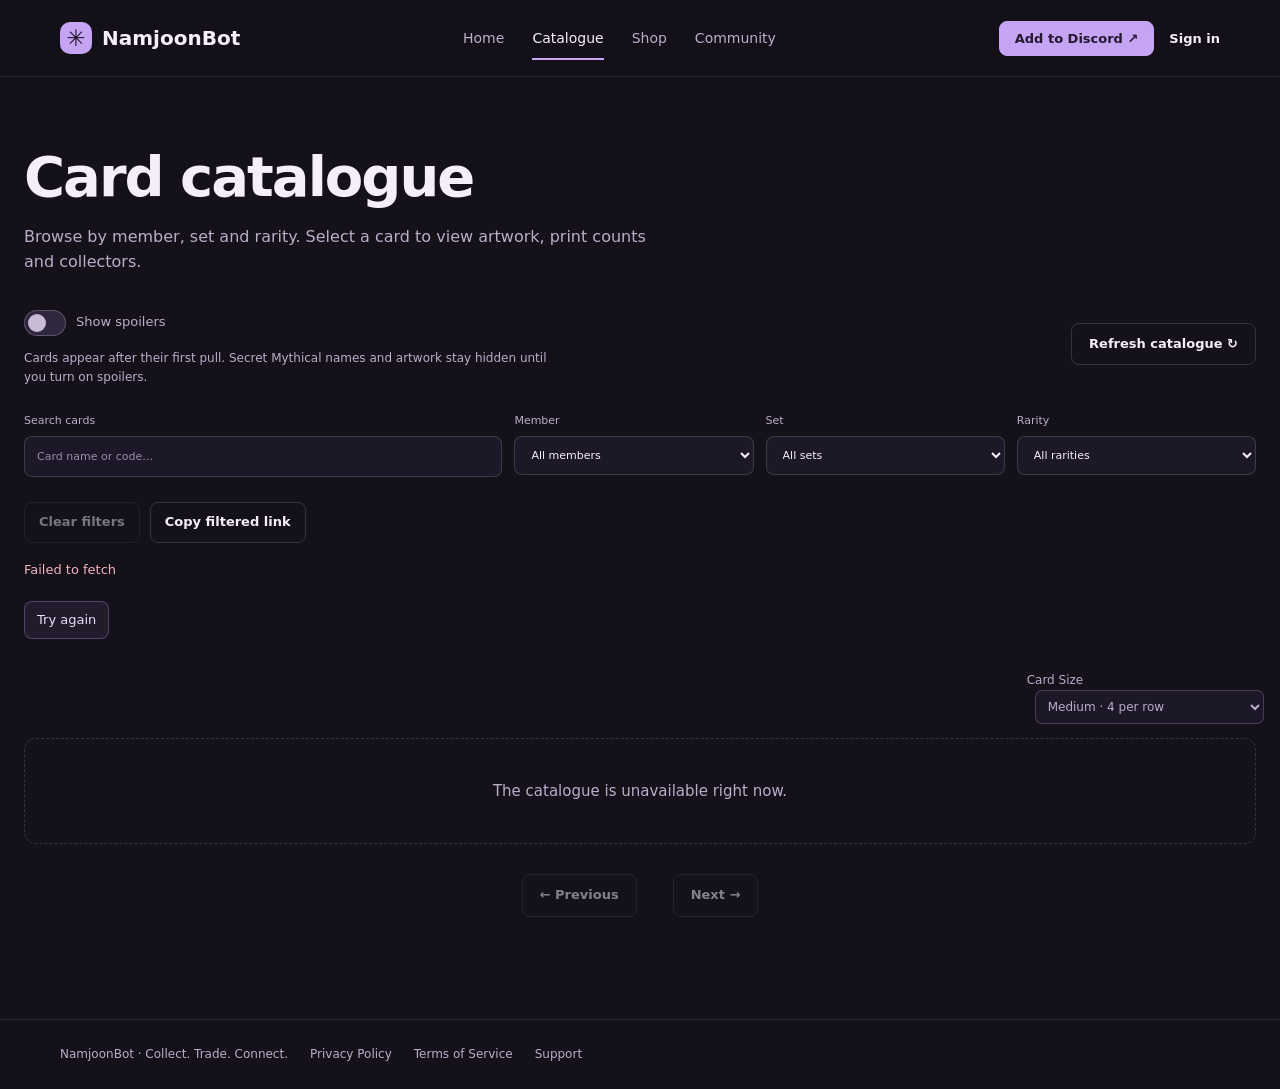
<file: catalogue.html>
<!doctype html><html lang="en"><head><meta charset="utf-8"><meta name="viewport" content="width=device-width,initial-scale=1"><meta name="referrer" content="no-referrer"><meta name="theme-color" content="#14111b"><meta name="description" content="Browse NamjoonBot photocards by member, set and rarity."><title>Card catalogue — NamjoonBot</title><link rel="stylesheet" href="./collection.css?v=20261025-spoilers-2"><link rel="stylesheet" href="./top-collectors.css?v=1"><link rel="stylesheet" href="./card-display.css?v=20261104-card-preview-2"><link rel="stylesheet" href="./site-qol.css?v=20261105"><link rel="stylesheet" href="./member-header.css?v=20261106-community"></head><body data-page="catalogue"><a class="skip" href="#main">Skip to content</a><header class="member-header"><nav class="member-inner" aria-label="Main navigation"><a class="member-brand" href="./" aria-label="NamjoonBot home"><span class="member-mark" aria-hidden="true">✳</span>NamjoonBot</a><div class="member-links"><a href="./" data-nav-page="index.html">Home</a><a href="./catalogue.html" data-nav-page="catalogue.html" aria-current="page">Catalogue</a><a href="./shop.html" data-nav-page="shop.html">Shop</a><a href="./community.html" data-nav-page="community.html">Community</a></div><div class="member-actions"><a class="member-add" href="https://discord.com/oauth2/authorize?client_id=1540789930329120908&amp;permissions=274878286848&amp;integration_type=0&amp;scope=bot+applications.commands"><span class="member-desktop-copy">Add to Discord ↗</span><span class="member-mobile-copy">Add bot ↗</span></a><a id="member-signin" class="member-signin" href="./account.html">Sign in</a><details id="member-account" class="member-account" hidden><summary aria-label="Open account navigation"><span id="member-avatar" class="member-avatar" aria-hidden="true">A</span><span class="member-chevron" aria-hidden="true">⌄</span></summary><div class="member-dropdown"><span id="member-name" class="member-name">Discord account</span><a href="./account.html#profile">Profile</a><a href="./account.html#collections">Collection progress</a><a href="./account.html#wishlist">Wishlist</a><a href="./account.html#inventory">Inventory</a><a href="./market.html">Market &amp; offers</a><a href="./account.html#binders">Binders</a><button id="member-signout" type="button">Sign out</button></div></details></div></nav></header><main id="main" class="wrap"><h1>Card catalogue</h1><p class="intro">Browse by member, set and rarity. Select a card to view artwork, print counts and collectors.</p><div class="toolbar"><div><label class="catalogue-spoiler-toggle" for="show-catalogue-spoilers"><input id="show-catalogue-spoilers" type="checkbox" role="switch" aria-controls="cards" aria-describedby="catalogue-spoiler-note"><span class="catalogue-switch-track" aria-hidden="true"></span><span>Show spoilers</span></label><p class="muted catalogue-spoiler-note" id="catalogue-spoiler-note">Cards appear after their first pull. Secret Mythical names and artwork stay hidden until you turn on spoilers.</p></div><button class="btn" id="refresh">Refresh catalogue ↻</button></div><div class="filters"><label>Search cards<input id="search" type="search" maxlength="100" placeholder="Card name or code…" autocomplete="off"></label><label>Member<select id="member"><option value="all">All members</option><option value="rm">RM</option><option value="jin">Jin</option><option value="suga">SUGA</option><option value="jhope">j-hope</option><option value="jimin">Jimin</option><option value="v">V</option><option value="jungkook">Jungkook</option></select></label><label>Set<select id="set"><option value="all">All sets</option></select></label><label>Rarity<select id="rarity"><option value="all">All rarities</option><option value="common">Common</option><option value="uncommon">Uncommon</option><option value="rare">Rare</option><option value="event">Event</option><option value="legendary">Legendary</option><option value="mythical">Mythical</option><option value="secret_mythical">Secret Mythical</option></select></label></div><div class="catalogue-tools"><button type="button" class="btn" id="catalogue-reset" disabled>Clear filters</button><button type="button" class="btn" id="catalogue-copy-link">Copy filtered link</button><span class="catalogue-tools-note" id="catalogue-tools-status" role="status"></span></div><div id="catalogue-active-filters" class="filter-chips" aria-label="Active filters" hidden></div><p class="status" id="status" role="status" tabindex="-1">Loading the catalogue…</p><div class="grid" id="cards"></div><div class="pagination"><button class="btn" id="prev" disabled>← Previous</button><span id="page-info" class="muted"></span><button class="btn" id="next" disabled>Next →</button></div></main><dialog id="card-modal" aria-label="Card details"><button class="btn modal-close" id="close-modal" aria-label="Close card details">Close ×</button><div class="modal-body" id="modal-body"></div></dialog><footer><div class="wrap"><div class="footerlinks"><span>NamjoonBot · Collect. Trade. Connect.</span><a href="./privacy.html">Privacy Policy</a><a href="./terms.html">Terms of Service</a><a href="https://discord.gg/Ec2n3S7j8S">Support</a></div></div></footer><script src="./site-config.js"></script><script src="./collection.js?v=20261106-discovery"></script><script src="./card-display.js?v=20261104"></script><script src="./site-qol.js?v=20261105"></script><script src="./catalogue-tools.js?v=20261105"></script><script src="./member-header.js?v=20261105-nav"></script></body></html>
</file>
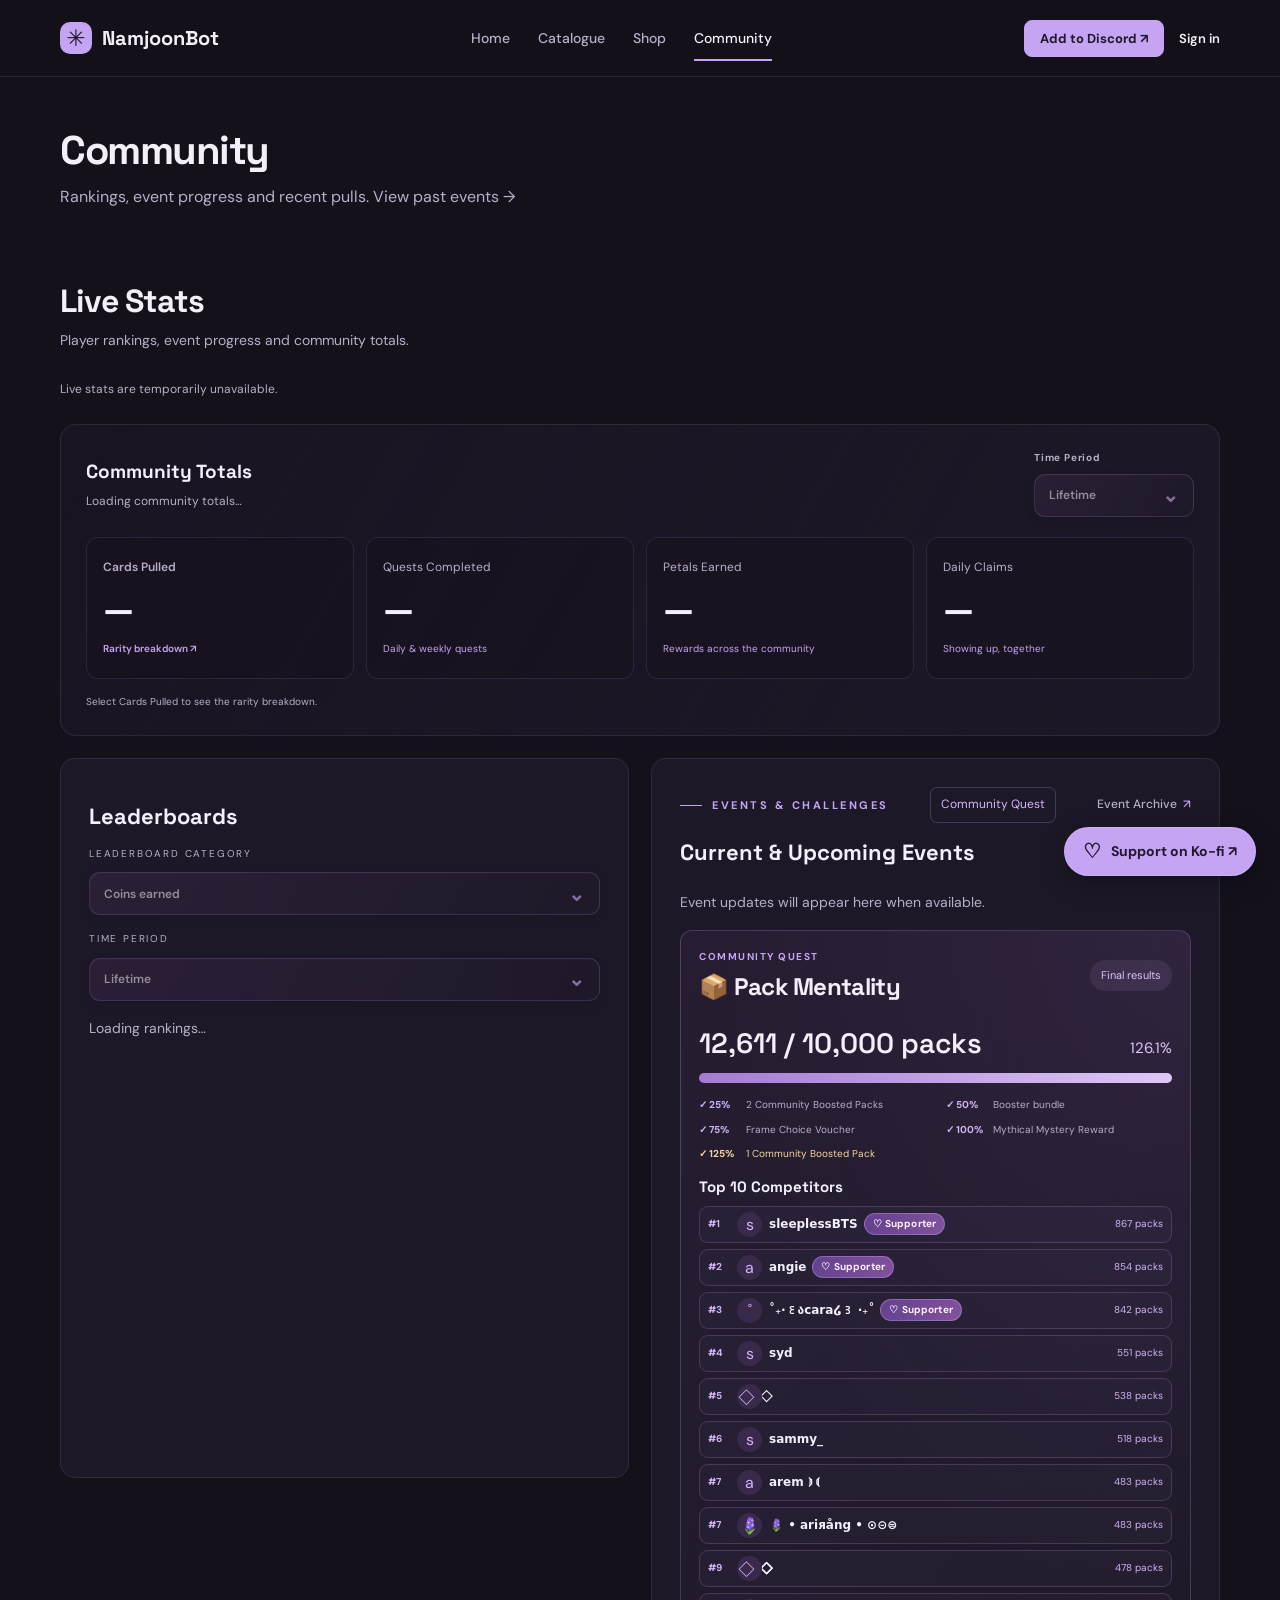
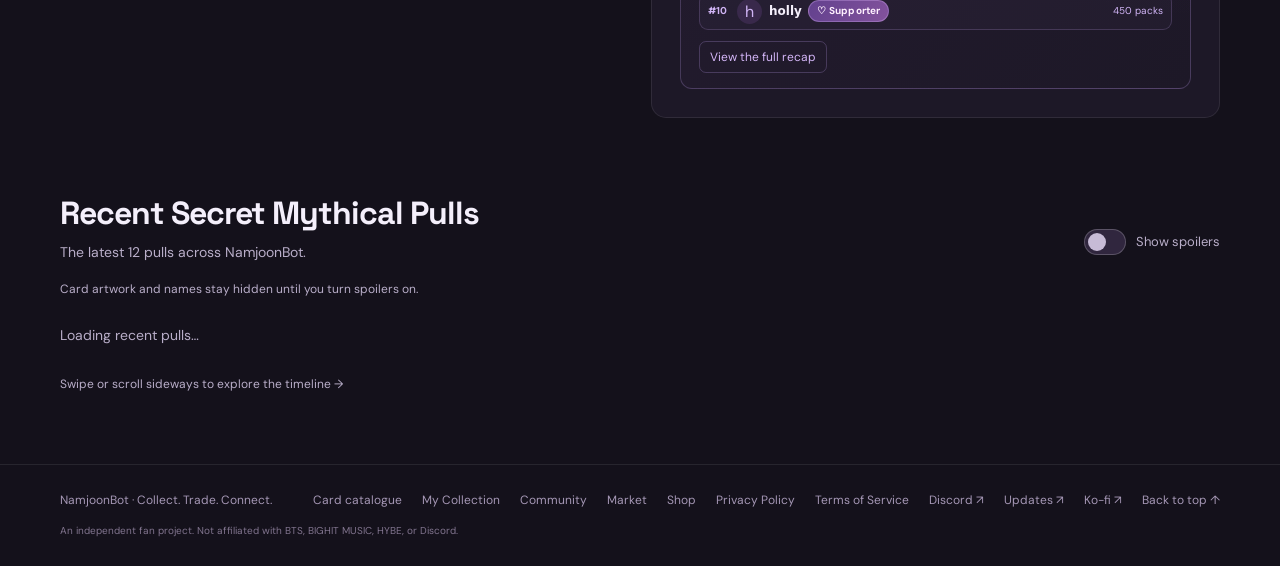
<file: community.html>
<!doctype html>
<html lang="en">
<head>
<meta charset="utf-8">
<meta name="viewport" content="width=device-width,initial-scale=1">
<meta name="theme-color" content="#181321">
<meta name="description" content="NamjoonBot community rankings, event progress and recent Secret Mythical pulls.">
<title>Community · NamjoonBot</title>
<meta property="og:type" content="website">
<meta property="og:site_name" content="NamjoonBot">
<meta property="og:title" content="NamjoonBot">
<meta property="og:description" content="NamjoonBot community rankings, event progress and recent Secret Mythical pulls.">
<meta property="og:url" content="https://namjoonbot.xyz/">
<meta property="og:image" content="https://namjoonbot.xyz/assets/namjoonbot-share-original.png">
<meta property="og:image:secure_url" content="https://namjoonbot.xyz/assets/namjoonbot-share-original.png">
<meta property="og:image:type" content="image/png">
<meta property="og:image:width" content="1914">
<meta property="og:image:height" content="693">
<meta property="og:image:alt" content="NamjoonBot homepage with BTS photocard artwork and collecting information">
<meta name="twitter:card" content="summary_large_image">
<meta name="twitter:title" content="NamjoonBot">
<meta name="twitter:description" content="NamjoonBot community rankings, event progress and recent Secret Mythical pulls.">
<meta name="twitter:image" content="https://namjoonbot.xyz/assets/namjoonbot-share-original.png">
<meta name="twitter:image:alt" content="NamjoonBot homepage with BTS photocard artwork and collecting information">
<style>
@import url('https://fonts.googleapis.com/css2?family=DM+Sans:wght@400;500;600;700&family=Space+Grotesk:wght@400;500;600;700&display=swap');
:root{--bg:#14111b;--surface:#1d1827;--ink:#f4effb;--muted:#b9aec9;--purple:#c5a4f4;--line:#ffffff15;--green:#bce2ce}
*{box-sizing:border-box}html{scroll-behavior:smooth;scroll-padding-top:95px}body{margin:0;background:var(--bg);color:var(--ink);font:16px/1.65 'DM Sans',sans-serif}a{color:inherit;text-decoration:none}button{font:inherit}h1,h2,h3,p{margin:0}h1,h2,h3,.brand{font-family:'Space Grotesk',sans-serif}a:focus-visible,summary:focus-visible{outline:3px solid var(--purple);outline-offset:6px}::selection{background:#9a72ce;color:white}.wrap{width:min(1160px,calc(100% - 48px));margin:auto}.skip{position:absolute;left:16px;top:-100px;background:var(--purple);color:#17101f;padding:12px;z-index:20}.skip:focus{top:10px}
header{position:sticky;top:0;z-index:10;border-bottom:1px solid var(--line);background:#14111bf2;backdrop-filter:blur(15px)}nav{min-height:82px;display:flex;align-items:center;justify-content:space-between;gap:24px}.brand{font-weight:700;font-size:21px;display:flex;align-items:center;gap:12px}.logo{width:35px;height:35px;border-radius:12px;display:grid;place-items:center;background:var(--purple);color:#21152f;font-size:22px}.nav-links{display:flex;gap:28px;align-items:center;font-size:14px}.nav-links a{color:var(--muted)}.nav-links a:hover{color:var(--ink)}.btn{display:inline-flex;align-items:center;justify-content:center;gap:10px;border:1px solid var(--line);padding:12px 21px;border-radius:9px;font-weight:700;font-size:14px;transition:transform .2s,background .2s}.btn:hover{transform:translateY(-2px);background:#ffffff0b}.btn.primary{background:var(--purple);color:#24182f;border-color:var(--purple)}.btn.primary:hover{background:#d6bafa}.nav-links .btn{color:#24182f;padding:9px 17px}
.hero{position:relative;overflow:hidden;border-bottom:1px solid var(--line);background:radial-gradient(ellipse at 80% 40%,#7c4eb324,transparent 55%)}.hero-grid{display:grid;grid-template-columns:1.15fr 1fr;align-items:center;gap:45px;padding:92px 0 94px}.eyebrow{text-transform:uppercase;font-size:11px;font-weight:700;letter-spacing:2.5px;color:var(--purple);display:flex;align-items:center;gap:10px}.eyebrow:before{content:'';width:22px;height:1px;background:currentColor}h1{font-size:clamp(45px,5.5vw,74px);line-height:1.08;letter-spacing:-3.5px;margin:22px 0}h1 span{color:var(--purple)}.lead{color:var(--muted);max-width:460px;font-size:17px}.actions{display:flex;gap:12px;flex-wrap:wrap;margin-top:30px}.hero-note{color:#9587a6;font-size:12px;margin-top:21px}
.art{position:relative;min-height:390px;display:grid;place-items:center}.orbit{position:absolute;width:340px;height:340px;border:1px solid #c5a4f422;border-radius:50%}.orbit:before{content:'';position:absolute;inset:32px;border:1px dashed #c5a4f422;border-radius:50%}.orbit:after{content:'✦';position:absolute;right:29px;top:38px;color:var(--purple);font-size:25px}.photocard{width:215px;height:300px;border:1px solid #e2c6ff70;border-radius:17px;transform:rotate(-10deg);background:linear-gradient(145deg,#cebbe8,#8971aa 45%,#342740);padding:13px;box-shadow:20px 28px 70px #0007;position:relative}.photocard:before{content:'';position:absolute;inset:10px;border:1px solid #ffffff4a;border-radius:11px}.card-art{height:220px;display:grid;place-items:center;overflow:hidden;position:relative;background:radial-gradient(ellipse at 50% 100%,#d7c8ec66,transparent 60%);border-radius:8px}.monogram{font-family:'Space Grotesk',sans-serif;font-size:111px;letter-spacing:-14px;margin-left:-12px;color:#f6edff;line-height:1;text-shadow:5px 8px 0 #5a426b55}.card-art:before,.card-art:after{position:absolute;color:#efe1ff;content:'✧';font-size:45px;top:8px;right:9px}.card-art:after{top:auto;right:auto;bottom:12px;left:10px;font-size:24px}.card-caption{text-align:center;letter-spacing:4px;font-size:9px;color:white;margin-top:14px}.float{position:absolute;background:#251e31;border:1px solid #ffffff20;border-radius:11px;padding:12px 17px;box-shadow:0 12px 30px #0003;font-size:12px}.float strong{display:block;font-size:13px}.float small{color:var(--muted)}.float-one{left:0;top:42px;transform:rotate(-3deg)}.float-two{right:0;bottom:34px;transform:rotate(4deg)}.float .spark{color:var(--purple);margin-right:6px}.ribbon{display:flex;justify-content:center;gap:34px;border-bottom:1px solid var(--line);padding:17px 12px;color:var(--muted);font-size:11px;letter-spacing:1.5px;text-transform:uppercase}.ribbon span:before{content:'✦';color:var(--purple);margin-right:15px}
section{padding:70px 0}.section-head{display:flex;align-items:end;justify-content:space-between;gap:25px;margin-bottom:28px}h2{font-size:32px;letter-spacing:-1px;line-height:1.25}.section-head p{color:var(--muted);font-size:14px;margin-top:8px}.small-label{font-size:10px;letter-spacing:1.8px;text-transform:uppercase;color:var(--muted)}.news-grid{display:grid;grid-template-columns:1.45fr 1fr;gap:22px}.panel{border:1px solid var(--line);background:var(--surface);border-radius:15px;overflow:hidden}.feature-visual{min-height:176px;display:flex;align-items:center;justify-content:space-between;padding:30px 34px;background:linear-gradient(115deg,#3a294f,#272031);position:relative;overflow:hidden}.feature-visual span{font-family:'Space Grotesk',sans-serif;font-size:37px;line-height:1.05;letter-spacing:-1px;color:#e9d9fb;z-index:1}.feature-visual .star{font-size:95px;line-height:1;color:#b698d5;transform:rotate(13deg)}.panel-body{padding:27px 30px}.meta{display:flex;gap:13px;align-items:center;font-size:11px;color:var(--muted);margin-bottom:14px}.tag{background:#c5a4f419;color:var(--purple);padding:3px 9px;border-radius:5px;font-weight:700}.panel h3{font-size:22px;line-height:1.3;margin-bottom:12px}.panel p{color:var(--muted);font-size:14px}.text-link{display:inline-block;color:var(--purple);font-size:13px;font-weight:700;margin-top:23px}.side-panel{padding:30px;display:flex;flex-direction:column}.side-icon{font-size:31px;color:var(--purple);margin-bottom:23px}.side-panel .meta{margin-top:auto;padding-top:28px;margin-bottom:0}.side-panel h3{font-size:25px}.side-panel ul{padding-left:18px;margin:17px 0 0;color:var(--muted);font-size:14px}.side-panel li{padding:4px 0}
.community{padding-top:5px}.community-grid{display:grid;grid-template-columns:1fr .85fr;gap:60px;align-items:center;background:linear-gradient(120deg,#251c32,#1b1722);border:1px solid var(--line);border-radius:17px;padding:45px}.community h2{font-size:37px;margin:16px 0}.community p{color:var(--muted);font-size:15px;max-width:430px}.invite-card{background:#17131f;border:1px solid #ffffff19;border-radius:13px;padding:28px}.invite-top{display:flex;align-items:center;gap:14px;margin:19px 0}.server-icon{width:58px;height:58px;border-radius:17px;background:#b79bd6;color:#24162f;display:grid;place-items:center;font-family:'Space Grotesk',sans-serif;font-size:30px;font-weight:700}.invite-card h3{font-size:20px}.invite-card p{font-size:12px}.invite-card .btn{width:100%;margin-top:20px;background:#c5a4f4;color:#24182f}.server-details{flex-wrap:wrap;border-top:1px solid var(--line);padding-top:16px;display:flex;gap:16px;font-size:11px;color:var(--muted)}.server-details span:before{content:'✦';color:var(--purple);margin-right:6px}.faq{padding-top:0;max-width:820px;margin:auto}.faq h2{font-size:25px;margin-bottom:20px}details{border-bottom:1px solid var(--line);padding:18px 0}summary{cursor:pointer;font-size:14px;font-weight:600}details p{color:var(--muted);font-size:14px;margin-top:12px}details a{text-decoration:underline;color:var(--purple)}footer{border-top:1px solid var(--line);padding:26px 0}.footer-row{display:flex;justify-content:space-between;gap:20px;font-size:12px;color:#a597b5}.footer-links{display:flex;gap:20px}.footer-note{font-size:10px;color:#82758f;margin-top:12px}iframe{width:100%;height:360px;border:0;border-radius:10px;margin-top:20px}
@media(max-width:850px){.hero-grid{gap:15px}.float-one{left:-10px}.float-two{right:-10px}.community-grid{gap:25px;padding:30px}.hero-grid{padding:70px 0}h1{letter-spacing:-2px}.nav-links{gap:17px}.ribbon{gap:18px}}
@media(max-width:640px){.wrap{width:calc(100% - 36px)}nav{min-height:72px;gap:10px}.brand{font-size:17px;gap:8px}.logo{width:30px;height:30px;font-size:18px}.nav-links>a:not(.btn){display:none}.nav-links .btn{font-size:12px;padding:8px 11px}.hero-grid{grid-template-columns:1fr;padding:54px 0 30px;gap:10px}h1{font-size:52px}.lead{font-size:15px}.art{min-height:350px;max-width:360px;width:100%;margin:auto}.photocard{width:190px;height:270px}.card-art{height:190px}.orbit{width:290px;height:290px}.float{font-size:11px;padding:10px 13px}.float strong{font-size:12px}.float-one{left:0}.float-two{right:0}.ribbon{gap:15px;font-size:9px;letter-spacing:.5px;flex-wrap:wrap}.ribbon span:before{margin-right:7px}section{padding:47px 0}.section-head{align-items:start}.section-head>.small-label{display:none}h2{font-size:28px}.news-grid,.community-grid{grid-template-columns:1fr}.panel-body,.side-panel{padding:24px}.community-grid{padding:25px;gap:28px}.community h2{font-size:31px}.invite-card{padding:23px}.footer-row{flex-direction:column;gap:12px}}
@media(prefers-reduced-motion:reduce){html{scroll-behavior:auto}.btn{transition:none}}

.live-grid{display:grid;grid-template-columns:1fr 1fr;gap:22px}.live-panel{padding:28px}.live-panel h3{margin:15px 0}.live-panel select{background:#14111b;color:var(--ink);border:1px solid #ffffff35;border-radius:7px;padding:10px;font:inherit;max-width:100%;margin:12px 0;width:100%}.live-status{color:var(--muted);font-size:12px;margin-top:10px}.live-event{padding:18px 0;border-bottom:1px solid var(--line)}.live-event p{margin:8px 0}.live-event progress{width:100%;height:16px;accent-color:var(--purple)}.live-board{width:100%;border-collapse:collapse;font-size:14px}.live-board th,.live-board td{padding:10px 5px;text-align:left;border-bottom:1px solid var(--line)}.live-board td:last-child,.live-board th:last-child{text-align:right}.live-board caption{text-align:left;font-size:12px;color:var(--muted);padding-bottom:10px}.live-board td{overflow-wrap:anywhere}.live-milestones{font-size:12px;color:var(--muted);padding-left:18px}.live-milestones li{padding:4px 0}@media(max-width:640px){.live-grid{grid-template-columns:1fr}}

.player-cell{display:flex;align-items:center;gap:9px;text-align:left}.player-avatar{width:30px;height:30px;border-radius:50%;object-fit:cover;flex-shrink:0;background:#49345e}.avatar-fallback{display:inline-grid;place-items:center;color:var(--purple);font-size:12px;font-weight:700}.event-title{display:flex;align-items:center;gap:12px}.event-badge{width:48px;height:48px;object-fit:contain;flex-shrink:0}.pull-grid{display:grid;grid-template-columns:repeat(3,minmax(0,1fr));gap:16px}.pull-item{padding:18px;display:flex;gap:16px;align-items:center;min-width:0}.pull-art{width:90px;aspect-ratio:5/7;object-fit:contain;border-radius:8px;flex-shrink:0;background:#30203f}.pull-info{min-width:0}.pull-info h3{font-size:16px;line-height:1.35;margin:10px 0 5px;overflow-wrap:anywhere}.pull-info p{font-size:12px}.pull-time{display:block;color:var(--muted);font-size:11px;margin-top:8px}.pull-label{color:var(--purple);font-size:9px;letter-spacing:1px;text-transform:uppercase}.pull-new{animation:pull-arrive .6s ease-out}.pull-empty{color:var(--muted);font-size:14px}.art-unavailable{display:grid;place-items:center;text-align:center;font-size:10px;color:var(--muted);padding:7px}.timeline-section{padding-top:5px}@keyframes pull-arrive{from{transform:translateY(10px);opacity:.3}to{transform:translateY(0);opacity:1}}@media(max-width:1000px){.pull-grid{grid-template-columns:repeat(2,minmax(0,1fr))}}@media(max-width:640px){.pull-grid{grid-template-columns:1fr}.pull-art{width:100px}}@media(prefers-reduced-motion:reduce){.pull-new{animation:none}}

.candy-leaders{margin-top:25px;padding-top:22px;border-top:1px solid var(--line)}.candy-leaders h4{font-family:'Space Grotesk',sans-serif;font-size:19px;margin:0 0 8px}.reward-callout{background:linear-gradient(110deg,#69417a44,#b98c4722);border:1px solid #d5b4f445;border-radius:10px;padding:14px;margin:15px 0}.reward-callout strong{display:block;color:#e5c6ff;font-size:14px}.reward-callout p{font-size:12px;margin:5px 0!important}.candy-row{display:flex;align-items:center;gap:10px;padding:11px 9px;border-bottom:1px solid var(--line);border-radius:6px}.candy-row.top-five{background:#c5a4f40b;border-left:2px solid var(--purple);margin:5px 0}.candy-rank{font-size:12px;min-width:22px;color:var(--muted)}.top-five .candy-rank{color:var(--purple);font-weight:700}.candy-person{min-width:0;flex:1}.candy-person .player-cell>span:last-child{overflow-wrap:anywhere}.candy-score{text-align:right;white-space:nowrap;font-size:12px}.candy-score small{display:block;color:var(--muted);font-size:10px}.reward-spot{display:block;color:var(--purple);font-size:9px;padding-left:39px}.candy-divider{font-size:10px;letter-spacing:1px;text-transform:uppercase;color:var(--muted);padding:17px 0 8px}.card-art .hero-image{position:absolute;inset:0;width:100%;height:100%;object-fit:cover;opacity:0;transition:opacity .65s ease}.card-art.has-art .hero-image.ready{opacity:1}.card-art.has-art .monogram,.card-art.has-art:before,.card-art.has-art:after{visibility:hidden}.photocard{transform:perspective(900px) rotateX(var(--tilt-y,0deg)) rotateY(var(--tilt-x,0deg)) rotate(-10deg);transition:transform .18s ease-out;will-change:transform}.float-one{transform:translate(var(--float-x,0px),var(--float-y,0px)) rotate(-3deg);transition:transform .2s ease-out}.float-two{transform:translate(calc(var(--float-x,0px) * -0.7),calc(var(--float-y,0px) * -0.7)) rotate(4deg);transition:transform .25s ease-out}@media(prefers-reduced-motion:reduce){.card-art .hero-image{transition:none}.photocard{transform:rotate(-10deg);transition:none}.float-one{transform:rotate(-3deg);transition:none}.float-two{transform:rotate(4deg);transition:none}}

.live-grid{align-items:start}.live-column{display:grid;gap:22px;min-width:0}.candy-panel{min-width:0}.candy-panel .candy-leaders{margin-top:0;padding-top:0;border-top:0}.live-event:last-child{border-bottom:0;padding-bottom:0}
.photocard{padding:0;width:215px;height:auto;aspect-ratio:5/7;border-radius:17px;overflow:hidden;border:1px solid #e2c6ff70;background:#392a48}.photocard:before{display:none}.card-art{position:absolute;inset:0;width:100%;height:100%;border-radius:inherit;background:none}.card-art .hero-image{border-radius:inherit;object-fit:cover}.card-art .monogram{position:absolute;inset:0;display:grid;place-items:center;margin:0;letter-spacing:-12px}.card-art:before,.card-art:after{display:none}@media(max-width:640px){.photocard{width:190px;height:auto}}

/* Source PNGs include a transparent print margin: crop it inside the rounded shell. */
.photocard{aspect-ratio:797/1299;border:0;border-radius:17px}
.card-art .hero-image{inset:auto;left:-13%;top:-8%;width:126%;height:116%;max-width:none;object-fit:fill;border-radius:0}
.live-grid{align-items:stretch}.rankings-panel,.event-panel{height:720px;display:flex;flex-direction:column;min-width:0}
.rankings-panel #live-board{min-height:0;overflow-y:auto;flex:1;scrollbar-width:thin;scrollbar-color:#9371b3 #21182c}
.event-scroll{flex:1;min-height:0;overflow-y:auto;padding-right:12px;overscroll-behavior-y:contain;scrollbar-gutter:stable;scrollbar-width:thin;scrollbar-color:#9371b3 #21182c}
.event-scroll:focus-visible{outline:2px solid var(--purple);outline-offset:4px;border-radius:5px}
.event-scroll .live-event{padding-top:4px}.candy-section{margin-top:24px;padding-top:24px;border-top:1px solid var(--line)}
.candy-section .candy-leaders{margin:0;padding:0;border:0}.candy-section h3{font-size:22px}
.scroll-note{font-size:11px!important;color:var(--muted);padding-top:12px;border-top:1px solid var(--line);margin-top:12px!important}
@media(max-width:640px){.rankings-panel{height:620px}.event-panel{height:720px}}
.ribbon{flex-wrap:wrap;column-gap:26px;row-gap:11px;padding:19px 24px}.ribbon span{white-space:nowrap}@media(max-width:640px){.ribbon{column-gap:16px;row-gap:10px;padding:17px 18px}}
.footer-links{flex-wrap:wrap}
.nav-links{flex-wrap:wrap;gap:20px}@media(max-width:640px){nav{flex-wrap:wrap;padding:12px 0}.nav-links{width:100%;justify-content:flex-start;gap:16px}.nav-links>a.account-link{display:inline-flex}}

/* Seasonal colour stays inside the event, with the site's lavender foundation. */
.live-event{border:1px solid var(--line);border-radius:12px;padding:18px!important;margin-bottom:16px;background:#c5a4f405}
.event-phase{display:inline-flex;align-items:center;gap:7px;font-size:9px;font-weight:700;letter-spacing:1.4px;text-transform:uppercase;color:var(--purple);margin-bottom:14px}
.event-phase::before{content:"";width:5px;height:5px;border-radius:50%;background:currentColor}
.live-event[data-season="halloween"]{--event-accent:#f19b9f;background:radial-gradient(ellipse at 100% 0,#a7193040,transparent 65%),linear-gradient(135deg,#3b0e18,#100d11 85%);border-color:#c9485d55;box-shadow:inset 0 1px 0 #ffffff06}
.live-event[data-season="halloween"] .event-phase{color:var(--event-accent)}
.live-event[data-season="halloween"] .event-badge{filter:drop-shadow(0 3px 8px #be294540)}
.live-event[data-season="halloween"] progress{accent-color:var(--event-accent)}
.live-event[data-season="halloween"] progress::-webkit-progress-bar{background:#ffffff10;border-radius:20px}
.live-event[data-season="halloween"] progress::-webkit-progress-value{background:linear-gradient(90deg,#7e1e32,#ed7c88);border-radius:20px}
.live-event[data-season="halloween"] progress::-moz-progress-bar{background:linear-gradient(90deg,#7e1e32,#ed7c88);border-radius:20px}
.live-event progress{border:0;border-radius:20px;overflow:hidden;background:#ffffff10}
.live-event .event-title strong{line-height:1.4}
.live-event .live-milestones{padding-left:18px;line-height:1.6}




.kofi-float{position:fixed;right:24px;bottom:24px;z-index:15;display:flex;align-items:center;gap:10px;padding:12px 18px;border:1px solid #dcc4fa66;border-radius:50px;background:var(--purple);color:#24182f;font-size:14px;font-weight:700;box-shadow:0 6px 26px #0005}.kofi-float:hover{background:#d6bafa}.kofi-float-icon{font-size:20px;line-height:1}.kofi-tooltip{position:absolute;right:0;bottom:calc(100% + 12px);width:260px;padding:15px 18px;border:1px solid #c5a4f445;border-radius:12px;background:#251e31;color:var(--ink);box-shadow:0 8px 30px #0005;font-size:13px;font-weight:400;line-height:1.6;opacity:0;visibility:hidden;transform:translateY(5px);transition:opacity .18s,transform .18s,visibility .18s;pointer-events:none}.kofi-tooltip strong{display:block;color:var(--purple);margin-bottom:4px}.kofi-float:hover .kofi-tooltip,.kofi-float:focus-visible .kofi-tooltip{opacity:1;visibility:visible;transform:translateY(0)}@media(max-width:640px){.kofi-float{right:16px;bottom:16px;padding:10px 15px;font-size:12px}.kofi-tooltip{width:230px}}@media(hover:none){.kofi-float{flex-wrap:wrap;max-width:220px;border-radius:16px;gap:4px 8px}.kofi-touch-note{display:block!important;width:100%;font-size:11px;font-weight:400}.kofi-tooltip{display:none}}.kofi-touch-note{display:none}@media(prefers-reduced-motion:reduce){.kofi-tooltip{transition:none}}


/* A scrollable trail of sightings, with deliberate opt-in reveals. */
#pull-timeline{overflow-x:auto;overscroll-behavior-x:contain;scroll-snap-type:x proximity;scrollbar-width:thin;scrollbar-color:#9371b3 #21182c;padding:6px 0 18px}
#pull-timeline:focus-visible{outline:2px solid var(--purple);outline-offset:5px;border-radius:10px}
.pull-grid{display:flex;gap:18px;position:relative;padding-top:24px;align-items:stretch;width:max-content;min-width:100%}
.pull-grid:before{content:"";position:absolute;top:6px;left:0;right:0;height:1px;background:linear-gradient(90deg,#c5a4f470,#c5a4f420)}
.pull-item{position:relative;flex:0 0 330px;scroll-snap-align:start;overflow:visible;padding:20px}
.pull-item:before{content:"";position:absolute;left:28px;top:-23px;width:9px;height:9px;border-radius:50%;background:var(--purple);box-shadow:0 0 0 5px #c5a4f417}
.pull-art{width:96px;height:auto}
.pull-hidden{display:grid;place-items:center;align-content:center;gap:7px;min-height:135px;border:1px solid #c5a4f435;background:radial-gradient(ellipse at 50% 30%,#c5a4f41c,transparent 70%),#21182c;color:var(--purple);text-align:center}
.pull-hidden .mystery-mark{font-size:32px;line-height:1}
.pull-hidden small{font-size:9px;letter-spacing:1.2px;text-transform:uppercase}
.spoiler-toggle{display:inline-flex;align-items:center;gap:10px;flex-shrink:0;cursor:pointer;font-size:13px;color:var(--muted);position:relative;min-height:44px}
.spoiler-toggle input{position:absolute;left:0;top:8px;width:42px;height:26px;opacity:0;margin:0;cursor:pointer}
.switch-track{width:42px;height:26px;border:1px solid #ffffff35;background:#30263e;border-radius:20px;padding:3px;transition:background .2s}
.switch-track:before{content:"";display:block;width:18px;height:18px;border-radius:50%;background:#c7bbd6;transition:transform .2s}
.spoiler-toggle input:checked+.switch-track{background:var(--purple);border-color:var(--purple)}
.spoiler-toggle input:checked+.switch-track:before{transform:translateX(16px);background:#24182f}
.spoiler-toggle input:focus-visible+.switch-track{outline:3px solid var(--purple);outline-offset:4px}
.spoiler-note,.timeline-hint{color:var(--muted);font-size:12px}
.spoiler-note{margin:-12px 0 18px}.timeline-hint{margin-top:10px}
@media(max-width:640px){.timeline-section .section-head{flex-direction:column;gap:12px}.pull-item{flex-basis:285px;padding:17px;gap:12px}.pull-art{width:85px}.pull-hidden{min-height:119px}.spoiler-note{margin-top:-10px}}
@media(prefers-reduced-motion:reduce){.switch-track,.switch-track:before{transition:none}}
.player-identity{display:inline-flex;align-items:center;gap:5px 7px;flex-wrap:wrap;min-width:0}
.player-name{overflow-wrap:anywhere;min-width:0}
.supporter-pill{display:inline-flex;align-items:center;gap:3px;flex-shrink:0;white-space:nowrap;border-radius:999px;padding:2px 8px;background:linear-gradient(115deg,#63418e,#82529c);border:1px solid #d6b1f552;color:#fff0ff;font-size:10px;font-weight:700;line-height:1.6;letter-spacing:.15px}

.community-counters{margin-top:25px;padding:25px;border:1px solid var(--line);border-radius:16px;background:linear-gradient(120deg,#281e3544,#1d1827)}
.counter-heading{display:flex;justify-content:space-between;align-items:center;gap:20px;margin-bottom:20px}.counter-heading h3{font-size:19px}.counter-heading p{color:var(--muted);font-size:12px;margin-top:5px}
.counter-period{display:grid;gap:5px;flex-shrink:0;color:var(--muted);font-size:11px}.counter-period select{width:auto;min-width:140px;margin:0;padding:8px 12px}
.counter-grid{display:grid;grid-template-columns:repeat(4,minmax(0,1fr));gap:12px}.counter-card{min-width:0;position:relative;padding:20px 16px;border:1px solid #c5a4f420;border-radius:12px;background:#14111b66}
.counter-label{display:block;font-size:12px;color:var(--muted)}.counter-card strong{display:block;font-family:'Space Grotesk',sans-serif;font-size:clamp(23px,2.8vw,35px);letter-spacing:-1px;line-height:1.3;margin:9px 0;color:var(--ink);overflow-wrap:anywhere}
.counter-hint{display:block;font-size:10px;color:#c5a4f4}.counter-footnote{font-size:10px;color:var(--muted);margin-top:15px}
.counter-card details{border:0;padding:0}.counter-card summary{display:block;list-style:none;cursor:pointer}.counter-card summary::-webkit-details-marker{display:none}.counter-card summary:focus-visible{outline:2px solid var(--purple);outline-offset:5px;border-radius:4px}
.rarity-tooltip{display:none;position:absolute;left:0;top:calc(100% - 2px);width:320px;max-width:calc(100vw - 72px);padding:20px;z-index:9;border:1px solid #c5a4f45c;border-radius:12px;background:#251c32;box-shadow:0 12px 35px #0007}
.counter-card details[open]+.rarity-tooltip,.counter-card:focus-within>.rarity-tooltip{display:block}
@media(hover:hover){.counter-card:hover>.rarity-tooltip{display:block}}
.counter-card[data-dismissed]>.rarity-tooltip{display:none}
.rarity-tooltip h4{margin:0;font-size:14px}.rarity-tooltip p{font-size:10px;color:var(--muted);margin:5px 0 12px}
.rarity-row{display:grid;grid-template-columns:1fr auto;gap:5px 12px;font-size:11px;margin:10px 0}.rarity-row .rarity-bar{grid-column:1/-1;height:3px;border-radius:3px;background:#ffffff12;overflow:hidden}.rarity-fill{height:100%;background:linear-gradient(90deg,#9970d1,#e5bdf5);border-radius:3px}
@media(max-width:900px){.counter-grid{grid-template-columns:repeat(2,minmax(0,1fr))}}
@media(max-width:480px){.community-counters{padding:17px}.counter-heading{align-items:start;flex-direction:column;gap:12px}.counter-heading h3{font-size:17px}.counter-card{padding:14px 11px}.counter-period{width:100%}.counter-period select{width:100%}.rarity-tooltip{max-width:calc(100vw - 70px)}}


/* Match the time filter to the community panels while keeping native keyboard controls. */
.counter-period{gap:7px;font-size:10px;font-weight:700;letter-spacing:.8px}
.counter-period select{appearance:none;-webkit-appearance:none;color:#f4effb;font:600 12px/1.5 'DM Sans',sans-serif;letter-spacing:0;min-width:160px;padding:10px 38px 10px 14px;border:1px solid #c5a4f44d;border-radius:11px;background-color:#281f35;background-image:url("data:image/svg+xml,%3Csvg xmlns='http://www.w3.org/2000/svg' width='14' height='14' viewBox='0 0 24 24' fill='none' stroke='%23d9b9ff' stroke-width='2' stroke-linecap='round' stroke-linejoin='round'%3E%3Cpath d='m6 9 6 6 6-6'/%3E%3C/svg%3E"),linear-gradient(120deg,#362743,#211a2d);background-repeat:no-repeat;background-position:right 13px center,center;background-size:14px,100%;box-shadow:inset 0 1px 0 #ffffff08,0 4px 12px #0002;cursor:pointer;transition:border-color .18s,box-shadow .18s}
.counter-period select:hover{border-color:#c5a4f48c}.counter-period select:focus-visible{outline:2px solid var(--purple);outline-offset:3px;box-shadow:0 0 0 5px #c5a4f415}
.counter-period select:disabled{opacity:.55;cursor:wait}.counter-period option{background:#281f35;color:#f4effb}
@media(prefers-reduced-motion:reduce){.counter-period select{transition:none}}


.counter-readable{position:absolute;width:1px;height:1px;padding:0;margin:-1px;overflow:hidden;clip-path:inset(50%);white-space:nowrap;border:0}
.flip-strip{display:inline-flex;align-items:center;gap:2px;max-width:100%;font-variant-numeric:tabular-nums;letter-spacing:0}
.flip-digit{position:relative;display:inline-block;width:.65em;line-height:1.25;perspective:180px;overflow:hidden;border-radius:4px;background:linear-gradient(#c5a4f40b 49%,#0003 50%,#ffffff05 52%);box-shadow:inset 0 0 0 1px #c5a4f410}
.flip-face{display:block;text-align:center;transform-origin:50% 50%;backface-visibility:hidden}
.flip-outgoing{position:absolute;inset:0;pointer-events:none}
.flip-separator{display:inline-block;width:.25em;line-height:1.25}
@media(max-width:480px){.flip-strip{gap:1px}.counter-card strong:has(.flip-strip){font-size:clamp(18px,5.6vw,26px)}}

select[hidden]{display:none!important}
.themed-select{position:relative;width:100%;margin:10px 0 16px}.counter-period .themed-select{min-width:160px;margin:0}
.themed-select-trigger{display:flex;align-items:center;justify-content:space-between;gap:16px;width:100%;min-height:43px;padding:10px 14px;color:#f4effb;font:600 12px/1.5 'DM Sans',sans-serif;text-align:left;border:1px solid #c5a4f44d;border-radius:11px;background:linear-gradient(120deg,#362743,#211a2d);box-shadow:inset 0 1px 0 #ffffff08,0 4px 12px #0002;cursor:pointer;transition:border-color .18s,box-shadow .18s}
.themed-select-trigger:hover,.themed-select-trigger[aria-expanded=true]{border-color:#c5a4f49c;box-shadow:0 0 0 3px #c5a4f40b}
.themed-select-trigger:focus-visible{outline:2px solid var(--purple);outline-offset:3px}
.themed-select-trigger:disabled{opacity:.55;cursor:wait}.themed-select-value{min-width:0;overflow-wrap:anywhere}
.themed-select-arrow{font-size:20px;color:#d9b9ff;line-height:1;transition:transform .18s}.themed-select-trigger[aria-expanded=true] .themed-select-arrow{transform:rotate(180deg)}
.themed-select-menu{position:fixed;z-index:1000;overflow:auto;overscroll-behavior:contain;padding:6px;border:1px solid #c5a4f45c;border-radius:12px;background:linear-gradient(135deg,#30243e,#201a2b);box-shadow:0 15px 45px #0008,inset 0 1px 0 #ffffff08;scrollbar-width:thin;scrollbar-color:#a881ce55 transparent}
.themed-select-menu[hidden]{display:none}
.themed-select-option{display:flex;align-items:center;justify-content:space-between;gap:15px;min-height:42px;padding:10px 12px;border-radius:8px;color:#d7cbe3;font:500 12px/1.5 'DM Sans',sans-serif;cursor:pointer}
.themed-select-option.is-active{background:#c5a4f418;color:#fff}.themed-select-option[aria-selected=true]{background:linear-gradient(110deg,#a979d83b,#9c67d41c);color:#f4e3ff;font-weight:700}
.themed-select-tick{color:#d9b9ff;opacity:0}.themed-select-option[aria-selected=true] .themed-select-tick{opacity:1}
@media(prefers-reduced-motion:reduce){.themed-select-trigger,.themed-select-arrow{transition:none}}

.events-panel-header{display:flex;align-items:center;justify-content:space-between;gap:16px;flex-wrap:wrap}.event-archive-link{display:inline-flex;align-items:center;gap:6px;white-space:nowrap;font-size:12px;font-weight:500;color:var(--muted);transition:color .2s}.event-archive-link:hover{color:var(--purple)}.event-archive-link span{color:var(--purple)}.event-panel>h3{margin-bottom:24px}@media(max-width:400px){.events-panel-header{gap:10px}.event-archive-link{font-size:11px}.events-panel-header .eyebrow{font-size:9px;letter-spacing:1.5px}}
</style>
<link rel="stylesheet" href="./market.css?v=1">
<link rel="stylesheet" href="./homepage.css?v=20261105-shop-page">
<link rel="stylesheet" href="./site-qol.css?v=20261105"><link rel="stylesheet" href="./member-header.css?v=20261106-community"><link rel="stylesheet" href="./community-events.css?v=20261122-ranked-profiles"><link rel="stylesheet" href="./community-quest.css?v=20261115-studio-quests"><link rel="stylesheet" href="./quest-standings.css?v=3"></head>
<body>
<a class="skip" href="#main">Skip to content</a>
<header class="member-header"><nav class="member-inner" aria-label="Main navigation"><a class="member-brand" href="./" aria-label="NamjoonBot home"><span class="member-mark" aria-hidden="true">✳</span>NamjoonBot</a><div class="member-links"><a href="./" data-nav-page="index.html">Home</a><a href="./catalogue.html" data-nav-page="catalogue.html">Catalogue</a><a href="./shop.html" data-nav-page="shop.html">Shop</a><a href="./community.html" data-nav-page="community.html" aria-current="page">Community</a></div><div class="member-actions"><a class="member-add" href="https://discord.com/oauth2/authorize?client_id=1540789930329120908&amp;permissions=274878286848&amp;integration_type=0&amp;scope=bot+applications.commands"><span class="member-desktop-copy">Add to Discord ↗</span><span class="member-mobile-copy">Add bot ↗</span></a><a id="member-signin" class="member-signin" href="./account.html">Sign in</a><details id="member-account" class="member-account" hidden><summary aria-label="Open account navigation"><span id="member-avatar" class="member-avatar" aria-hidden="true">A</span><span class="member-chevron" aria-hidden="true">⌄</span></summary><div class="member-dropdown"><span id="member-name" class="member-name">Discord account</span><a href="./account.html#profile">Profile</a><a href="./account.html#collections">Collection progress</a><a href="./account.html#wishlist">Wishlist</a><a href="./account.html#inventory">Inventory</a><a href="./market.html">Market &amp; offers</a><a href="./account.html#binders">Binders</a><button id="member-signout" type="button">Sign out</button></div></details></div></nav></header>
<main id="main"><div class="wrap community-heading"><h1>Community</h1><p>Rankings, event progress and recent pulls. <a href="./event-archive.html">View past events →</a></p></div><section id="live" class="wrap">
<div class="section-head"><div><h2>Live Stats</h2><p>Player rankings, event progress and community totals.</p></div></div>
<p id="live-status" class="live-status" role="status">Live statistics are being connected. You can check /leaderboard and the event shop in Discord in the meantime.</p>

<div class="community-counters" aria-labelledby="community-count-title">
  <div class="counter-heading"><div><h3 id="community-count-title">Community Totals</h3><p id="community-count-status">Loading community totals…</p></div>
  <div class="counter-period"><label for="community-count-period">Time Period</label><select id="community-count-period" disabled><option value="week">Last 7 days</option><option value="month">Last 30 days</option><option value="lifetime" selected>Lifetime</option></select></div></div>
  <div class="counter-grid">
    <article class="counter-card"><details id="card-pull-details"><summary aria-controls="community-rarity-tooltip"><span class="counter-label">Cards Pulled</span><strong data-community-count="cards_pulled">—</strong><span class="counter-hint">Rarity breakdown ↗</span></summary></details><div id="community-rarity-tooltip" class="rarity-tooltip" role="region" aria-label="Pulled card rarity breakdown"><h4>Inside the pulls</h4><p id="rarity-period-note">Lifetime pull distribution</p><div id="community-rarity-rows"></div><p class="rarity-empty" id="community-rarity-empty">Waiting for pull history.</p></div></article>
    <article class="counter-card"><span class="counter-label">Quests Completed</span><strong data-community-count="quests_completed">—</strong><span class="counter-hint">Daily &amp; weekly quests</span></article>
    <article class="counter-card"><span class="counter-label">Petals Earned</span><strong data-community-count="petals_earned">—</strong><span class="counter-hint">Rewards across the community</span></article>
    <article class="counter-card"><span class="counter-label">Daily Claims</span><strong data-community-count="daily_claims">—</strong><span class="counter-hint">Showing up, together</span></article>
  </div>
  <p class="counter-footnote">Select Cards Pulled to see the rarity breakdown.</p>
</div>
<div class="live-grid" style="margin-top:22px">
<article class="panel live-panel rankings-panel">
  <h3>Leaderboards</h3>
  <label for="board-category" class="small-label">Leaderboard category</label>
  <select id="board-category" disabled><option value="coins">Coins earned</option><option value="packs">Packs opened</option><option value="unique">Unique cards collected</option><option value="mythicals">Mythicals pulled</option><option value="streak">Longest daily streak</option><option value="gifted">Cards gifted</option><option value="traded">Cards traded</option></select>
  <label for="board-period" class="small-label">Time period</label>
  <select id="board-period" disabled><option value="lifetime">Lifetime</option><option value="7d">Last 7 days</option><option value="30d">Last 30 days</option></select>
  <div id="live-board"><p>Loading rankings…</p></div>
</article>
<article class="panel live-panel event-panel"><div class="events-panel-header"><div class="eyebrow">Events &amp; challenges</div><a id="community-quest-link" class="community-quest-link" href="#community-quest-panel" hidden>Community Quest</a><a id="published-community-quest-link" class="community-quest-link" href="#published-community-quests" hidden>Community quests</a><a class="event-archive-link" href="./event-archive.html">Event Archive <span aria-hidden="true">↗</span></a></div><h3>Current &amp; Upcoming Events</h3><div class="event-scroll" role="region" aria-label="Current and upcoming events"><div id="live-events"><p>Winter Wonderland starts 1 December 2026 at midnight KST.</p></div><section id="published-community-quests" aria-label="Community quests" hidden></section><section id="community-quest-panel" class="community-quest" aria-label="Pack Mentality community quest" hidden></section></div></article>
</div></section>
<section id="recent-pulls" class="wrap timeline-section"><div class="section-head"><div><h2>Recent Secret Mythical Pulls</h2><p>The latest 12 pulls across NamjoonBot.</p></div><label class="spoiler-toggle" for="show-pull-spoilers"><input id="show-pull-spoilers" type="checkbox" role="switch" aria-controls="pull-timeline" aria-describedby="pull-spoiler-note"><span class="switch-track" aria-hidden="true"></span><span>Show spoilers</span></label></div><p id="pull-spoiler-note" class="spoiler-note">Card artwork and names stay hidden until you turn spoilers on.</p><div id="pull-timeline" tabindex="0" role="region" aria-label="Recent Secret Mythical pulls. Scroll horizontally to explore."><p class="pull-empty">Loading recent pulls…</p></div><p class="timeline-hint">Swipe or scroll sideways to explore the timeline →</p></section>
</main>
<footer><div class="wrap"><div class="footer-row"><span>NamjoonBot · Collect. Trade. Connect.</span><div class="footer-links"><a href="./catalogue.html">Card catalogue</a><a href="./account.html">My Collection</a><a href="./community.html">Community</a><a href="./market.html">Market</a><a href="./shop.html">Shop</a><a href="./privacy.html">Privacy Policy</a><a href="./terms.html">Terms of Service</a><a data-server href="https://discord.gg/Ec2n3S7j8S">Discord ↗</a><a data-server href="https://discord.gg/Ec2n3S7j8S">Updates ↗</a><a href="https://ko-fi.com/namjoonbot" target="_blank" rel="noopener noreferrer">Ko-fi ↗</a><a href="#main">Back to top ↑</a></div></div><p class="footer-note">An independent fan project. Not affiliated with BTS, BIGHIT MUSIC, HYBE, or Discord.</p></div></footer>
<script src="./site-config.js"></script>
<script src="./community-events.js?v=20261115-winter-polish"></script>
<script src="./published-community-quests.js?v=20261115"></script><script src="./quest-standings.js?v=2"></script><script src="./community-quest.js?v=20261122-final-milestones"></script>
<script>
// SITE SETTINGS: links can be changed here. Add your server ID to enable the
// official Discord widget after enabling Server Widget in Discord settings.
const siteSettings = {
  serverInvite: 'https://discord.gg/Ec2n3S7j8S',
  botInvite: 'https://discord.com/oauth2/authorize?client_id=1540789930329120908&permissions=274878286848&integration_type=0&scope=bot+applications.commands',
  discordServerId: '',
  // Public HTTPS address only. Never put a token or database URL here.
  statsApiBase: window.NAMJOON_SITE?.apiBase || '',
  statsTransport: 'poll' // 'poll' works with Quick Tunnels; 'sse' needs streaming support.
};
document.querySelectorAll('[data-server]').forEach(link => {link.href = siteSettings.serverInvite;});
document.querySelectorAll('[data-bot]').forEach(link => {link.href = siteSettings.botInvite;});
if (/^\d{17,20}$/.test(siteSettings.discordServerId)) {
  const widget = document.createElement('iframe');
  widget.src = 'https://discord.com/widget?id=' + siteSettings.discordServerId + '&theme=dark';
  widget.title = 'NamjoonBot Discord server';
  widget.loading = 'lazy';
  widget.setAttribute('sandbox','allow-popups allow-popups-to-escape-sandbox allow-same-origin allow-scripts');
  document.getElementById('discord-widget')?.appendChild(widget);
}

const statusNode = document.getElementById('live-status');
const boardNode = document.getElementById('live-board');
const eventsNode = document.getElementById('live-events');
const categoryNode = document.getElementById('board-category');
const boardPeriod = document.getElementById('board-period');
const reduceMotion = window.matchMedia('(prefers-reduced-motion: reduce)');
let latestStats = null;
let boardSignature = '';
let eventSignature = '';
let pullSignature = '';
const spoilerSwitch = document.getElementById('show-pull-spoilers');
// Spoilers always start hidden, including restored form state after a reload.
spoilerSwitch.checked = false;
let showPullSpoilers = false;
spoilerSwitch.addEventListener('change',() => {
  showPullSpoilers = spoilerSwitch.checked;
  if(latestStats) renderPulls();
});
window.addEventListener('pageshow',() => {
  spoilerSwitch.checked = false; showPullSpoilers = false;
  if(latestStats) renderPulls();
});
let seenPulls = new Set();
let stream = null;
let pollTimer = null;
let freshnessTimer = null;
let pollController = null;
let generation = 0;
let connectionOk = false;
function node(tag, text) {
  const element = document.createElement(tag);
  if (text !== undefined) element.textContent = text;
  return element;
}
const number = value => Number(value).toLocaleString('en-GB');
function avatar(player) {
  const fallback = node('span',(player.name || 'Collector').slice(0,1).toUpperCase());
  fallback.className = 'player-avatar avatar-fallback'; fallback.setAttribute('aria-hidden','true');
  if (!player.avatar) return fallback;
  const image = node('img'); image.className = 'player-avatar'; image.src = player.avatar;
  image.alt = ''; image.loading = 'lazy'; image.width = 30; image.height = 30;
  image.onerror = () => image.replaceWith(fallback);
  return image;
}
function playerCell(player) {
  const cell = node('span'); cell.className = 'player-cell';
  const identity = node('span'); identity.className = 'player-identity';
  const name = node('span',player.name || 'Collector'); name.className = 'player-name';
  identity.append(name);
  if (player.supporter === true) {
    const badge = node('span'); badge.className = 'supporter-pill';
    const heart = node('span','\u2661'); heart.setAttribute('aria-hidden','true');
    badge.append(heart,document.createTextNode(' Supporter'));
    badge.title = 'Supports NamjoonBot';
    identity.append(badge);
  }
  cell.append(avatar(player),identity); return cell;
}
function renderBoard() {
  if (!latestStats) return;
  const category = categoryNode.value;
  const periods = latestStats.leaderboard_periods;
  boardPeriod.disabled = !periods?.['7d']?.[category] || !periods?.['30d']?.[category];
  if (boardPeriod.disabled) boardPeriod.value = 'lifetime';
  const period = boardPeriod.value;
  const periodLabel = boardPeriod.options[boardPeriod.selectedIndex].textContent;
  const board = period === 'lifetime' ? latestStats.leaderboards[category] : periods[period][category];
  const signature = JSON.stringify([category,period,board]);
  if(signature === boardSignature) return;
  boardSignature = signature;
  boardNode.replaceChildren();
  const players = (board?.players || []).filter(player => player.name?.trim() && (player.name !== 'Collector' || player.avatar));
  if (!players.length) { boardNode.append(node('p','No ranked activity for this period.')); return; }
  const table = node('table'); table.className = 'live-board';
  table.append(node('caption',`${periodLabel} · Global top 10`));
  const head = node('thead'); const headings = node('tr');
  ['Rank','Collector','Score'].forEach(label => { const th = node('th',label); th.scope = 'col'; headings.append(th); });
  head.append(headings); table.append(head);
  const body = node('tbody');
  players.forEach((player,index) => {
    const row = node('tr');
    row.append(node('td',number(index + 1)));
    const collector = node('td'); collector.append(playerCell(player)); row.append(collector,node('td',number(player.score)));
    body.append(row);
  });
  table.append(body); boardNode.append(table);
}
function renderEvents() {
  window.NamjoonCommunityEvents.render(eventsNode, latestStats?.events || []);
}
function updatePullTimes() {
  document.querySelectorAll('.pull-time').forEach(element => {
    const seconds = Math.max(0,Math.floor((Date.now()-Date.parse(element.dateTime))/1000));
    const minutes = Math.floor(seconds/60), hours = Math.floor(minutes/60), days = Math.floor(hours/24);
    element.textContent = seconds < 10 ? 'Just now' : seconds < 60 ? seconds + ' seconds ago' : minutes < 60 ? minutes + ' minute' + (minutes === 1 ? '' : 's') + ' ago' : hours < 24 ? hours + ' hour' + (hours === 1 ? '' : 's') + ' ago' : days + ' day' + (days === 1 ? '' : 's') + ' ago';
  });
}
function renderPulls() {
  const pulls = latestStats.recent_secret_pulls;
  if(!Array.isArray(pulls)) return;
  const signature = JSON.stringify([showPullSpoilers,pulls]);
  if(signature === pullSignature) return;
  const firstLoad = pullSignature === '';
  pullSignature = signature;
  const timeline = document.getElementById('pull-timeline');
  const scrollPosition = timeline.scrollLeft;
  timeline.replaceChildren();
  if(!pulls.length) { timeline.append(node('p','No Secret Mythical pulls recorded yet. Who will be first?')); return; }
  const grid = node('div'); grid.className = 'pull-grid'; grid.setAttribute('role','list');
  pulls.slice(0,12).forEach(pull => {
    const article = node('article'); article.className = 'panel pull-item'; article.setAttribute('role','listitem');
    if(!firstLoad && !seenPulls.has(pull.id)) article.classList.add('pull-new');
    let artwork;
    if(showPullSpoilers) {
      const image = node('img'); image.className = 'pull-art'; image.loading = 'lazy';
      image.src = apiBase + pull.image; image.alt = pull.card_name + ' — Secret Mythical';
      image.width = 96; image.height = 135;
      image.onerror = () => {const fallback = node('span','Artwork unavailable'); fallback.className = 'pull-art art-unavailable'; image.replaceWith(fallback);};
      artwork = image;
    } else {
      artwork = node('div'); artwork.className = 'pull-art pull-hidden';
      artwork.setAttribute('aria-label','Card artwork hidden');
      const mark = node('span','✦'); mark.className = 'mystery-mark'; mark.setAttribute('aria-hidden','true');
      artwork.append(mark,node('small','Unrevealed'));
    }
    const info = node('div'); info.className = 'pull-info';
    const label = node('span','Secret Mythical'); label.className = 'pull-label';
    info.append(label,node('h3',showPullSpoilers ? pull.card_name : 'A secret was found'),playerCell(pull));
    if(showPullSpoilers) info.append(node('p','Print #' + number(pull.serial)));
    const time = node('time'); time.className = 'pull-time'; time.dateTime = pull.pulled_at;
    time.title = new Date(pull.pulled_at).toLocaleString('en-GB'); info.append(time);
    article.append(artwork,info); grid.append(article);
  });
  seenPulls = new Set(pulls.map(pull => pull.id));
  timeline.append(grid); timeline.scrollLeft = scrollPosition; updatePullTimes();
}
function freshness() {
  updatePullTimes();
  if(!latestStats) return;
  const age = Math.max(0,Math.floor((Date.now()-Date.parse(latestStats.updated_at))/1000));
  statusNode.textContent = (!connectionOk ? 'Reconnecting' : age > 15 ? 'Updates delayed' : 'Connected') + ' · Last refreshed ' + age + ' seconds ago';
}

const communityPeriod = document.getElementById('community-count-period');
const rarityLabels = {common:'Common',uncommon:'Uncommon',rare:'Rare',legendary:'Legendary',mythical:'Mythical',secret_mythical:'Secret Mythical'};

function updateCommunityCounter(el, value) {
  const text = number(value);
  const period = communityPeriod.value;
  if (el.dataset.counterText === text && el.dataset.counterPeriod === period) return;
  const previous = el.dataset.counterText;
  const animate = previous !== undefined && el.dataset.counterPeriod === period
    && !reduceMotion.matches && !document.hidden;
  (el._counterAnimations || []).forEach(animation => animation.cancel());
  el._counterAnimations = [];
  el.dataset.counterText = text;
  el.dataset.counterPeriod = period;
  el.replaceChildren();
  const readable = node('span',text); readable.className = 'counter-readable';
  el.append(readable);
  const strip = node('span'); strip.className = 'flip-strip'; strip.setAttribute('aria-hidden','true');
  [...text].forEach((character,index) => {
    const slot = node('span'); slot.className = /[0-9]/.test(character) ? 'flip-digit' : 'flip-separator';
    const next = node('span',character); next.className = 'flip-face'; slot.append(next);
    const old = previous?.[previous.length - text.length + index];
    if (animate && old !== character && /[0-9]/.test(character) && typeof next.animate === 'function') {
      const outgoing = node('span',old && /[0-9]/.test(old) ? old : '');
      outgoing.className = 'flip-face flip-outgoing'; slot.append(outgoing);
      const options = {duration:580,easing:'cubic-bezier(.22,.65,.28,1)',fill:'both'};
      const incoming = next.animate([
        {transform:'translateY(-45%) rotateX(75deg)',opacity:0,filter:'blur(3px)'},
        {transform:'translateY(-8%) rotateX(18deg)',opacity:.85,filter:'blur(1px)',offset:.55},
        {transform:'translateY(0) rotateX(0deg)',opacity:1,filter:'blur(0px)'}
      ],options);
      const departing = outgoing.animate([
        {transform:'translateY(0) rotateX(0deg)',opacity:1,filter:'blur(0px)'},
        {transform:'translateY(45%) rotateX(-75deg)',opacity:0,filter:'blur(3px)'}
      ],options);
      el._counterAnimations.push(incoming,departing);
      departing.finished.then(() => {outgoing.remove(); departing.cancel();}).catch(() => {});
      incoming.finished.then(() => incoming.cancel()).catch(() => {});
    }
    strip.append(slot);
  });
  el.append(strip);
}

function renderCommunityCounts() {
  const stats = latestStats?.community_stats;
  const totals = stats?.periods?.[communityPeriod.value];
  if (!totals) return;
  communityPeriod.disabled = false;
  document.querySelectorAll('[data-community-count]').forEach(el => {
    const value = totals[el.dataset.communityCount];
    if (value == null) {el.textContent = '—'; delete el.dataset.counterText; return;}
    updateCommunityCounter(el,value);
  });
  const periodLabels = {week:'Last 7 days',month:'Last 30 days',lifetime:'Lifetime'};
  document.getElementById('community-count-status').textContent = periodLabels[communityPeriod.value] + ' · Across the whole community';
  document.getElementById('rarity-period-note').textContent = periodLabels[communityPeriod.value] + ' · Original pulls, including cards later traded or recycled.';
  const rows = document.getElementById('community-rarity-rows');
  rows.replaceChildren();
  const total = Number(totals.cards_pulled) || 0;
  Object.entries(rarityLabels).forEach(([rarity,label]) => {
    const count = Number(totals.rarities?.[rarity]) || 0;
    const percent = total ? count / total * 100 : 0;
    const row = node('div'); row.className = 'rarity-row';
    row.append(node('span',label),node('span',number(count) + ' · ' + percent.toFixed(1) + '%'));
    const bar = node('div'); bar.className = 'rarity-bar'; bar.setAttribute('aria-hidden','true');
    const fill = node('div'); fill.className = 'rarity-fill'; fill.style.width = Math.min(100,Math.max(0,percent)) + '%';
    bar.append(fill); row.append(bar); rows.append(row);
  });
  document.getElementById('community-rarity-empty').hidden = total > 0;
  document.getElementById('community-rarity-empty').textContent = 'No recorded pulls in this period yet.';
}
communityPeriod.addEventListener('change',renderCommunityCounts);
const pullCounterCard = document.getElementById('card-pull-details').closest('.counter-card');
pullCounterCard.addEventListener('mouseleave',() => {delete pullCounterCard.dataset.dismissed;});
pullCounterCard.querySelector('summary').addEventListener('click',() => {delete pullCounterCard.dataset.dismissed;});
pullCounterCard.querySelector('summary').addEventListener('focus',() => {delete pullCounterCard.dataset.dismissed;});
document.getElementById('card-pull-details').addEventListener('keydown',event => {
  if(event.key === 'Escape') {event.currentTarget.open = false; event.currentTarget.closest('.counter-card').dataset.dismissed = 'true'; event.currentTarget.querySelector('summary').blur();}
});

function acceptStats(data) {
  if (!data || !data.leaderboards || !Array.isArray(data.events) || !Number.isFinite(Date.parse(data.updated_at))) throw new Error('Invalid feed');
  latestStats = data; connectionOk = true; categoryNode.disabled = false;
  window.NamjoonCommunityQuest.update(data.community_quest || null, data.updated_at);
  window.NamjoonPublishedQuests?.update(data.community_quests || [], data.updated_at);
  renderBoard(); renderEvents(); renderPulls(); renderCommunityCounts();  freshness();
}
categoryNode.addEventListener('change',renderBoard);
boardPeriod.addEventListener('change',renderBoard);

/* Progressive enhancement: the original selects remain the source of truth. */
const themedDropdowns = [];
function enhanceDropdown(select, labelText) {
  const wrapper = node('div'); wrapper.className = 'themed-select';
  const trigger = node('button'); trigger.type = 'button'; trigger.id = select.id + '-trigger';
  trigger.className = 'themed-select-trigger'; trigger.setAttribute('role','combobox');
  trigger.setAttribute('aria-haspopup','listbox'); trigger.setAttribute('aria-expanded','false');
  const value = node('span'); value.className = 'themed-select-value';
  const arrow = node('span','⌄'); arrow.className = 'themed-select-arrow'; arrow.setAttribute('aria-hidden','true');
  trigger.append(value,arrow); wrapper.append(trigger);
  select.after(wrapper);
  const menu = node('div'); menu.id = select.id + '-menu'; menu.className = 'themed-select-menu';
  menu.hidden = true; menu.setAttribute('role','listbox'); menu.setAttribute('aria-label',labelText);
  trigger.setAttribute('aria-controls',menu.id); document.body.append(menu);
  let active = Math.max(0,select.selectedIndex);
  let isOpen = false;
  let search = ''; let searchTimer;
  const options = [...select.options].map((option,index) => {
    const item = node('div'); item.className = 'themed-select-option';
    item.id = select.id + '-option-' + index; item.setAttribute('role','option');
    const text = node('span',option.textContent);
    const tick = node('span','✓'); tick.className = 'themed-select-tick'; tick.setAttribute('aria-hidden','true');
    item.append(text,tick);
    item.addEventListener('click',() => choose(index));
    item.addEventListener('pointermove',() => {if(isOpen) setActive(index);});
    menu.append(item); return item;
  });
  function position() {
    if(!isOpen) return;
    const rect = trigger.getBoundingClientRect();
    const width = Math.min(Math.max(rect.width,210),window.innerWidth - 24);
    const below = window.innerHeight - rect.bottom - 14;
    const above = rect.top - 14;
    const upwards = below < Math.min(menu.scrollHeight,280) && above > below;
    const available = Math.max(80,upwards ? above : below);
    menu.style.width = width + 'px';
    menu.style.maxHeight = Math.min(320,available) + 'px';
    menu.style.left = Math.max(12,Math.min(rect.left,window.innerWidth-width-12)) + 'px';
    menu.style.top = upwards ? 'auto' : (rect.bottom+7) + 'px';
    menu.style.bottom = upwards ? (window.innerHeight-rect.top+7) + 'px' : 'auto';
  }
  function setActive(index) {
    active = Math.max(0,Math.min(options.length-1,index));
    options.forEach((item,i) => item.classList.toggle('is-active',i===active));
    trigger.setAttribute('aria-activedescendant',options[active].id);
    const item = options[active];
    if(item.offsetTop < menu.scrollTop) menu.scrollTop = item.offsetTop;
    else if(item.offsetTop+item.offsetHeight > menu.scrollTop+menu.clientHeight)
      menu.scrollTop = item.offsetTop+item.offsetHeight-menu.clientHeight;
  }
  function sync() {
    trigger.disabled = select.disabled;
    value.textContent = select.options[select.selectedIndex]?.textContent || '';
    trigger.setAttribute('aria-label',labelText + ': ' + value.textContent);
    options.forEach((item,i) => item.setAttribute('aria-selected',String(i===select.selectedIndex)));
    if(select.disabled) close();
  }
  function close() {
    isOpen = false; menu.hidden = true;
    trigger.setAttribute('aria-expanded','false'); trigger.removeAttribute('aria-activedescendant');
    clearTimeout(searchTimer); search = '';
  }
  function open() {
    if(trigger.disabled) return;
    themedDropdowns.forEach(other => other.close());
    isOpen = true; menu.hidden = false; trigger.setAttribute('aria-expanded','true');
    position(); setActive(Math.max(0,select.selectedIndex));
  }
  function choose(index) {
    select.value = select.options[index].value;
    sync(); close(); trigger.focus();
    select.dispatchEvent(new Event('change',{bubbles:true}));
  }
  trigger.addEventListener('click',() => isOpen ? close() : open());
  trigger.addEventListener('keydown',event => {
    const key = event.key;
    if(['ArrowDown','ArrowUp','Home','End'].includes(key)) {
      event.preventDefault();
      const wasOpen = isOpen; if(!isOpen) open();
      if(key==='Home') setActive(0);
      else if(key==='End') setActive(options.length-1);
      else if(wasOpen) setActive(active+(key==='ArrowDown'?1:-1));
    } else if(key==='Enter' || key===' ') {
      event.preventDefault(); if(isOpen) choose(active); else open();
    } else if(key==='Escape') {event.preventDefault(); close();}
    else if(key==='Tab') close();
    else if(key.length===1 && !event.ctrlKey && !event.metaKey && !event.altKey) {
      event.preventDefault(); if(!isOpen) open();
      search += key.toLowerCase(); clearTimeout(searchTimer);
      searchTimer = setTimeout(() => {search='';},600);
      const index = [...select.options].findIndex(option => option.textContent.toLowerCase().startsWith(search));
      if(index>=0) setActive(index);
    }
  });
  document.addEventListener('pointerdown',event => {
    if(isOpen && !wrapper.contains(event.target) && !menu.contains(event.target)) close();
  });
  document.addEventListener('focusin',event => {
    if(isOpen && !wrapper.contains(event.target) && !menu.contains(event.target)) close();
  });
  window.addEventListener('resize',close);
  window.addEventListener('scroll',event => {if(isOpen && event.target!==menu) close();},true);
  select.addEventListener('change',sync);
  new MutationObserver(sync).observe(select,{attributes:true,attributeFilter:['disabled']});
  const label = document.querySelector('label[for="' + select.id + '"]');
  if(label) label.htmlFor = trigger.id;
  select.hidden = true; sync();
  themedDropdowns.push({close});
}
enhanceDropdown(categoryNode,'Leaderboard Category');
enhanceDropdown(boardPeriod,'Leaderboard Time Period');
enhanceDropdown(communityPeriod,'Time Period');

const apiBase = siteSettings.statsApiBase.replace(/\/$/,'');
async function pollStats(token) {
  const controller = new AbortController();
  pollController = controller;
  const timeout = setTimeout(() => controller.abort(),8000);
  try {
    const response = await fetch(apiBase + '/api/stats',{cache:'no-store',signal:controller.signal});
    if(!response.ok) throw new Error('Feed unavailable');
    const data = await response.json();
    if(token === generation) acceptStats(data);
  } catch(error) {
    if(token === generation && !document.hidden) { connectionOk = false; statusNode.textContent = latestStats ? 'Showing the last available results.' : 'Live stats are temporarily unavailable.'; }
  } finally {
    clearTimeout(timeout);
    if(pollController === controller) pollController = null;
    if(!document.hidden && token === generation) pollTimer = setTimeout(() => pollStats(token),1000);
  }
}
function stopLive() {
  generation++; connectionOk = false;
  clearTimeout(pollTimer); clearInterval(freshnessTimer);
  if(stream) {stream.close(); stream = null;}
  if(pollController) pollController.abort();
}
function startLive() {
  if(!apiBase || document.hidden) return;
  freshnessTimer = setInterval(freshness,1000);
  if(siteSettings.statsTransport === 'sse') {
    stream = new EventSource(apiBase + '/api/stream');
    stream.addEventListener('stats',event => {try {acceptStats(JSON.parse(event.data));} catch {statusNode.textContent = 'Could not read live results.';}});
    stream.onerror = () => {connectionOk = false; statusNode.textContent = 'Connection interrupted · Reconnecting…';};
  } else {pollStats(++generation);}
}
document.addEventListener('visibilitychange',() => {if(document.hidden) stopLive(); else startLive();});
renderEvents();
startLive();
</script>
<a class="kofi-float" href="https://ko-fi.com/namjoonbot" target="_blank" rel="noopener noreferrer" aria-label="Support NamjoonBot on Ko-fi (opens in a new tab)" aria-describedby="kofi-tooltip"><span class="kofi-float-icon" aria-hidden="true">♡</span><span>Support on Ko-fi ↗</span><span class="kofi-touch-note">Optional one-off donations</span><span id="kofi-tooltip" class="kofi-tooltip" role="tooltip"><strong>A little love for NamjoonBot ♡</strong>Enjoy the bot? You can send a one-off donation on Ko-fi. Support is completely optional and always appreciated.</span></a>


<script src="./site-qol.js?v=20261105"></script><script src="./member-header.js?v=20261105-nav"></script></body>
</html>
</file>
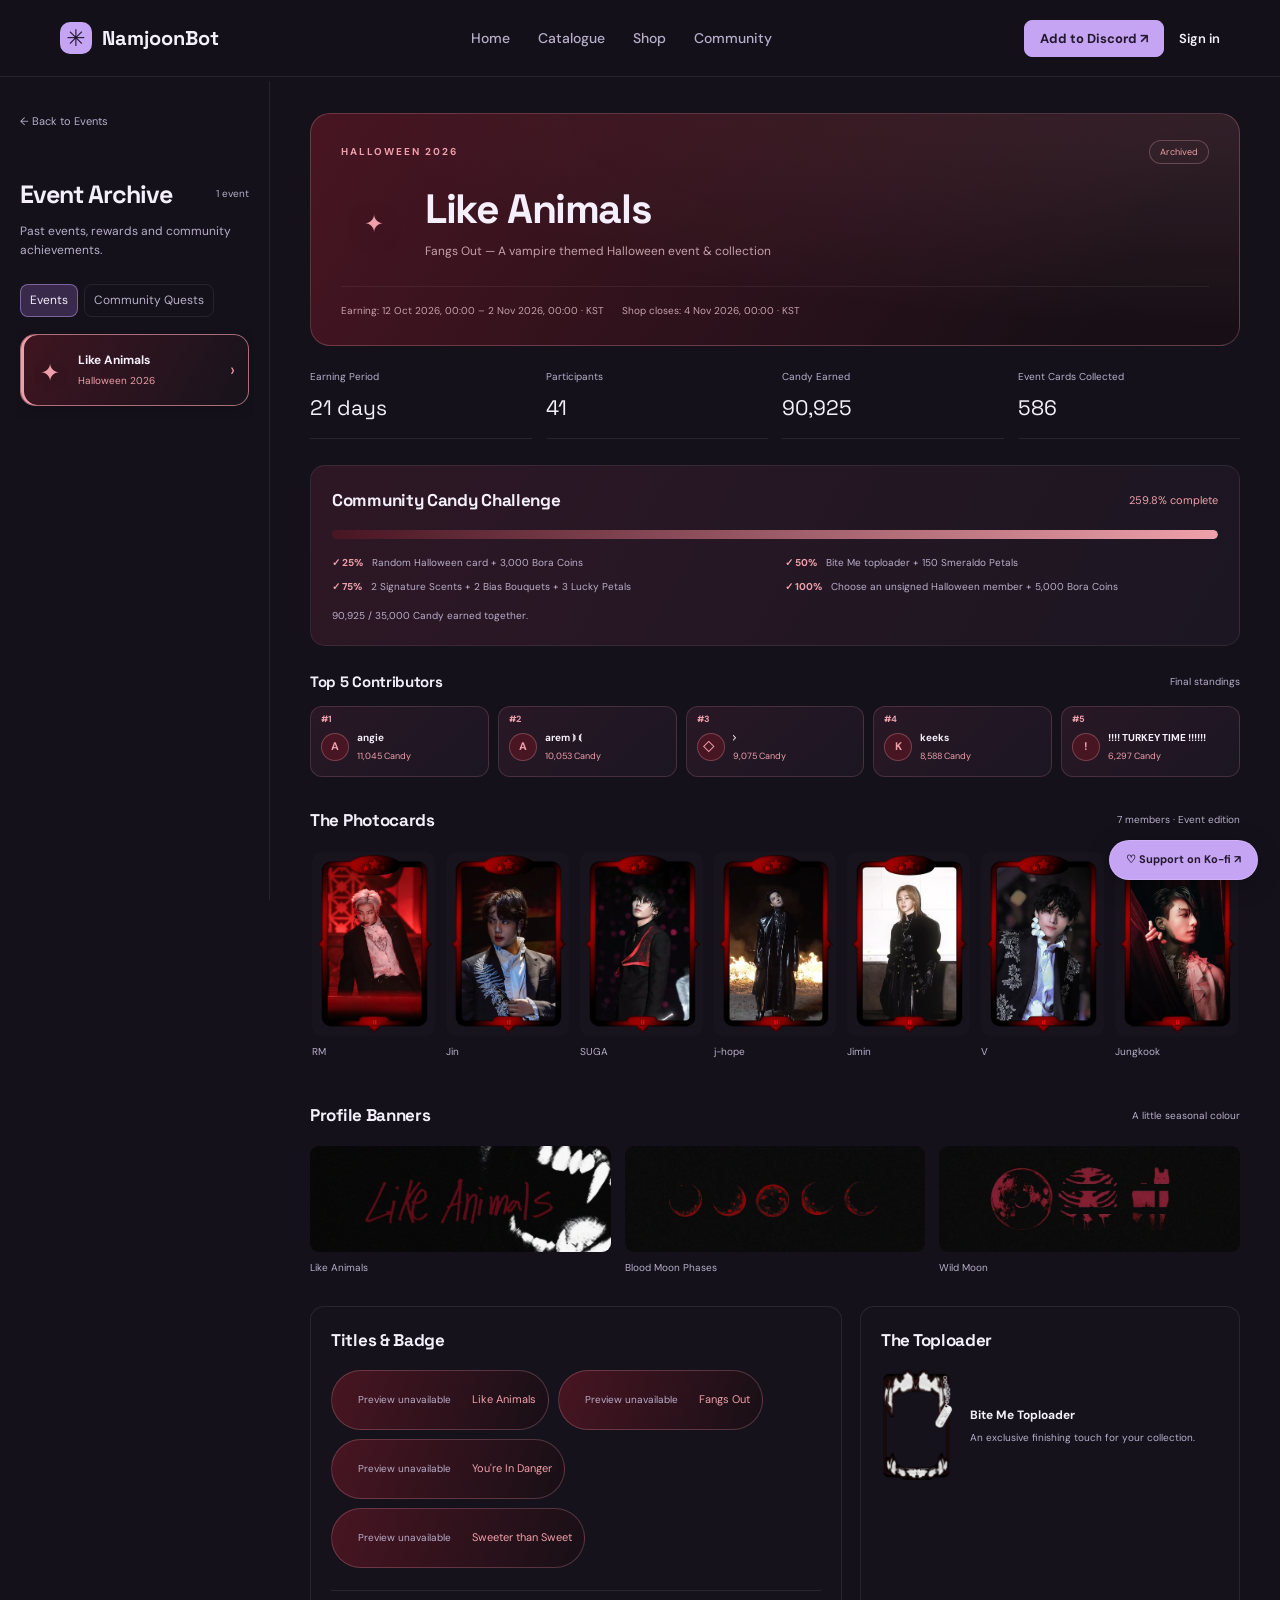
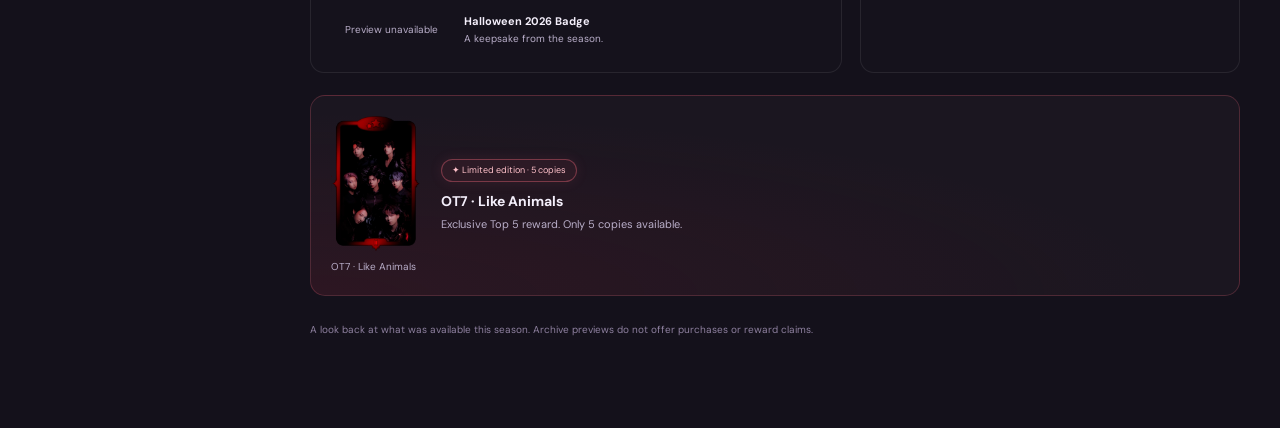
<file: event-archive.html>
<!doctype html>
<html lang="en"><head><meta charset="utf-8"><meta name="viewport" content="width=device-width,initial-scale=1"><meta name="theme-color" content="#14111b"><meta name="description" content="A look back at NamjoonBot events, community achievements and seasonal collections."><title>Event Archive &#xb7; NamjoonBot</title><link rel="stylesheet" href="./event-archive.css?v=8"><link rel="stylesheet" href="./quest-standings.css?v=3"><script src="./quest-standings.js?v=2" defer></script><script src="./event-archive.js?v=9" defer></script><link rel="stylesheet" href="./site-qol.css?v=20261105"><link rel="stylesheet" href="./member-header.css?v=20261106-community"></head>
<body><a class="skip" href="#main">Skip to content</a>
<header class="member-header"><nav class="member-inner" aria-label="Main navigation"><a class="member-brand" href="./" aria-label="NamjoonBot home"><span class="member-mark" aria-hidden="true">✳</span>NamjoonBot</a><div class="member-links"><a href="./" data-nav-page="index.html">Home</a><a href="./catalogue.html" data-nav-page="catalogue.html">Catalogue</a><a href="./shop.html" data-nav-page="shop.html">Shop</a><a href="./community.html" data-nav-page="community.html">Community</a></div><div class="member-actions"><a class="member-add" href="https://discord.com/oauth2/authorize?client_id=1540789930329120908&amp;permissions=274878286848&amp;integration_type=0&amp;scope=bot+applications.commands"><span class="member-desktop-copy">Add to Discord ↗</span><span class="member-mobile-copy">Add bot ↗</span></a><a id="member-signin" class="member-signin" href="./account.html">Sign in</a><details id="member-account" class="member-account" hidden><summary aria-label="Open account navigation"><span id="member-avatar" class="member-avatar" aria-hidden="true">A</span><span class="member-chevron" aria-hidden="true">⌄</span></summary><div class="member-dropdown"><span id="member-name" class="member-name">Discord account</span><a href="./account.html#profile">Profile</a><a href="./account.html#collections">Collection progress</a><a href="./account.html#wishlist">Wishlist</a><a href="./account.html#inventory">Inventory</a><a href="./market.html">Market &amp; offers</a><a href="./account.html#binders">Binders</a><button id="member-signout" type="button">Sign out</button></div></details></div></nav></header>
<div class="archive-layout"><aside class="archive-sidebar" aria-label="Event archive navigation"><a class="back-link" href="./community.html#live">&#x2190; Back to Events</a><div class="sidebar-heading"><div><h1>Event Archive</h1></div><span id="event-count" class="event-count"></span></div><p class="sidebar-intro">Past events, rewards and community achievements.</p><nav class="archive-categories" aria-label="Archive categories"><a href="#events" data-archive-category="events" aria-current="true">Events</a><a href="#community-quests" data-archive-category="community-quests">Community Quests</a></nav><nav id="event-list" class="event-list" aria-label="Previous events"><p class="muted">Loading events&#x2026;</p></nav></aside>
<main id="main" tabindex="-1"><div id="archive" aria-live="polite"><p class="notice">Loading event details&#x2026;</p></div><noscript><p class="notice">Enable JavaScript to explore the event archive.</p></noscript></main></div>
<dialog id="art-dialog" aria-labelledby="art-caption"><div class="dialog-bar"><p id="art-caption"></p><button id="art-close" type="button" aria-label="Close artwork preview">&#x2715;</button></div><img id="art-preview" alt=""></dialog>
<a class="kofi-float" href="https://ko-fi.com/namjoonbot" target="_blank" rel="noopener noreferrer">&#x2661; Support on Ko-fi &#x2197;</a><script src="./site-qol.js?v=20261105"></script><script src="./member-header.js?v=20261105-nav"></script></body></html>
</file>
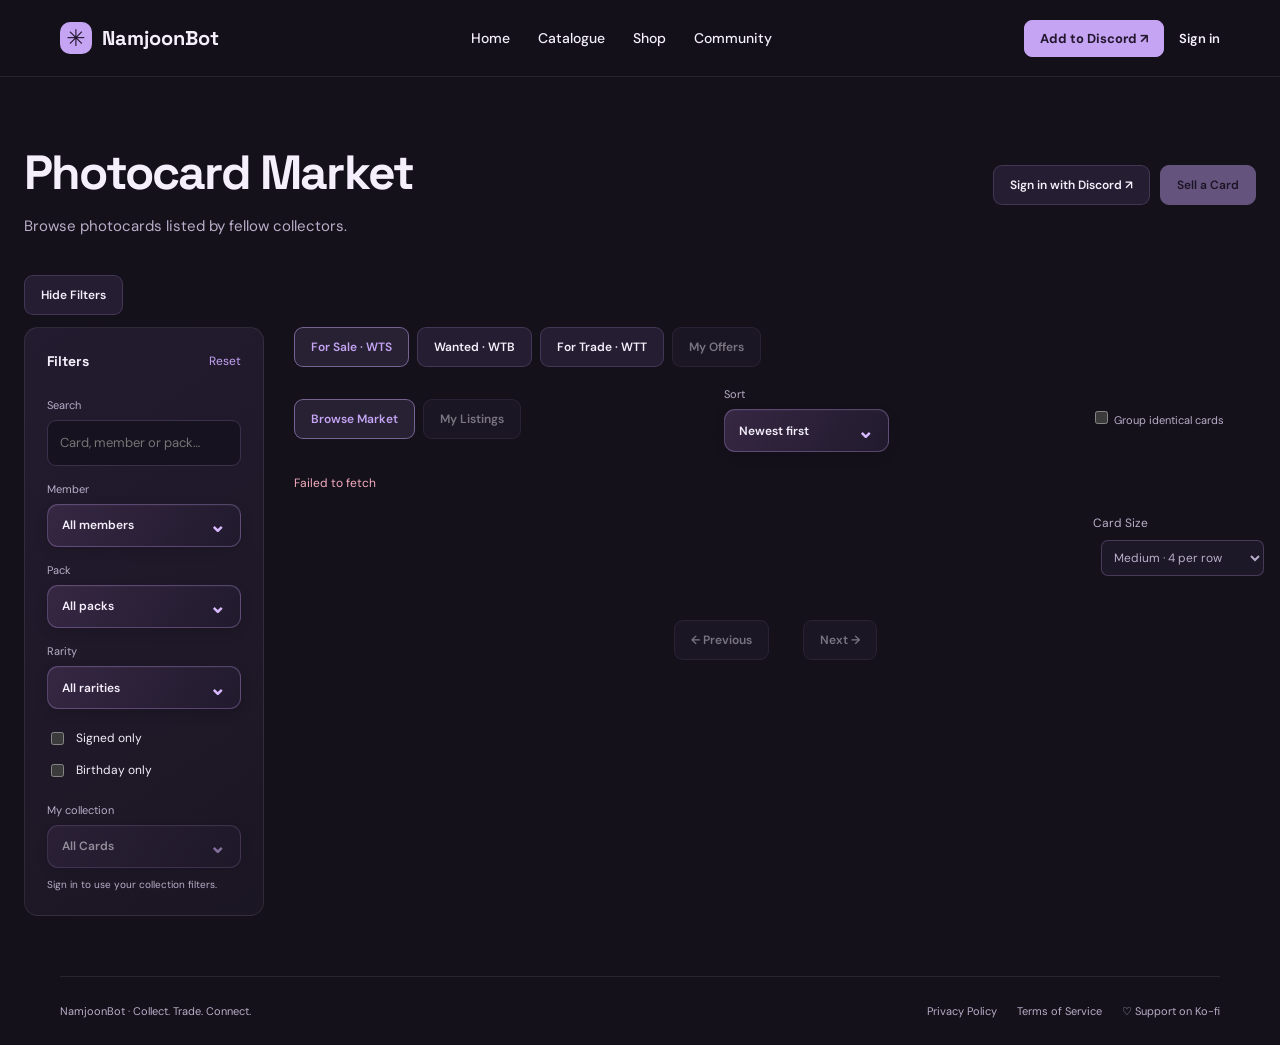
<file: market.html>
<!doctype html>
<html lang="en"><head><meta charset="utf-8"><meta name="viewport" content="width=device-width,initial-scale=1"><meta name="referrer" content="no-referrer"><meta name="theme-color" content="#14111b"><meta name="description" content="Browse, buy and sell BTS photocards on the NamjoonBot market."><title>Market · NamjoonBot</title><link rel="stylesheet" href="./market.css?v=1"><link rel="stylesheet" href="./market-dropdowns.css?v=1"><link rel="stylesheet" href="./card-display.css?v=20261104-price-offers-1"><link rel="stylesheet" href="./site-qol.css?v=20261105"><link rel="stylesheet" href="./member-header.css?v=20261106-community"></head>
<body data-page="market"><a class="skip" href="#main">Skip to content</a><header class="member-header"><nav class="member-inner" aria-label="Main navigation"><a class="member-brand" href="./" aria-label="NamjoonBot home"><span class="member-mark" aria-hidden="true">✳</span>NamjoonBot</a><div class="member-links"><a href="./" data-nav-page="index.html">Home</a><a href="./catalogue.html" data-nav-page="catalogue.html">Catalogue</a><a href="./shop.html" data-nav-page="shop.html">Shop</a><a href="./community.html" data-nav-page="community.html">Community</a></div><div class="member-actions"><a class="member-add" href="https://discord.com/oauth2/authorize?client_id=1540789930329120908&amp;permissions=274878286848&amp;integration_type=0&amp;scope=bot+applications.commands"><span class="member-desktop-copy">Add to Discord ↗</span><span class="member-mobile-copy">Add bot ↗</span></a><a id="member-signin" class="member-signin" href="./account.html">Sign in</a><details id="member-account" class="member-account" hidden><summary aria-label="Open account navigation"><span id="member-avatar" class="member-avatar" aria-hidden="true">A</span><span class="member-chevron" aria-hidden="true">⌄</span></summary><div class="member-dropdown"><span id="member-name" class="member-name">Discord account</span><a href="./account.html#profile">Profile</a><a href="./account.html#collections">Collection progress</a><a href="./account.html#wishlist">Wishlist</a><a href="./account.html#inventory">Inventory</a><a href="./market.html">Market &amp; offers</a><a href="./account.html#binders">Binders</a><button id="member-signout" type="button">Sign out</button></div></details></div></nav></header>
<main id="main" class="wrap market-main"><div class="market-heading"><div><h1>Photocard Market</h1><p class="muted">Browse photocards listed by fellow collectors.</p></div><div class="market-actions"><span id="market-wallet" class="market-wallet" hidden></span><a id="market-login" class="m-btn" href="./account.html">Sign in with Discord ↗</a><button id="market-sell" class="m-btn primary" hidden>Create Listing</button></div></div>
<div class="market-layout"><aside class="market-filters" aria-label="Market filters"><div class="filter-heading"><h2>Filters</h2><button id="market-reset" class="text-button">Reset</button></div><label>Search<input id="market-search" type="search" maxlength="100" placeholder="Card, member or pack…"></label><label>Member<select id="market-member"><option value="all">All members</option><option value="rm">RM</option><option value="jin">Jin</option><option value="suga">SUGA</option><option value="jhope">j-hope</option><option value="jimin">Jimin</option><option value="v">V</option><option value="jungkook">Jungkook</option></select></label><label>Pack<select id="market-set"><option value="all">All packs</option></select></label><label>Rarity<select id="market-rarity"><option value="all">All rarities</option><option value="common">Common</option><option value="uncommon">Uncommon</option><option value="rare">Rare</option><option value="event">Event</option><option value="legendary">Legendary</option><option value="mythical">Mythical</option><option value="secret_mythical">Secret Mythical</option></select></label><div class="filter-checks"><label><input id="market-signed" type="checkbox">Signed only</label><label><input id="market-birthday" type="checkbox">Birthday only</label></div><label>My collection<select id="market-ownership" disabled><option value="all">All cards</option><option value="owned">Owned variants</option><option value="unowned">Unowned variants</option><option value="wishlist">Matches My Wishlist</option><option value="supply">Cards I Can Supply</option></select></label><p class="filter-note" id="market-ownership-note">Sign in to find cards missing from your collection.</p></aside>
<section class="market-results" aria-label="Market listings"><div class="market-toolbar"><div class="market-tabs" aria-label="Listing view"><button class="m-btn active" id="market-all" aria-pressed="true">Browse Market</button><button class="m-btn" id="market-mine" aria-pressed="false" disabled>My Listings</button></div><label>Sort<select id="market-sort"><option value="newest">Newest first</option><option value="oldest">Oldest first</option><option value="cheapest">Lowest price</option><option value="priciest">Highest price</option><option value="print">Lowest print</option></select></label></div><p id="market-status" class="market-status" role="status">Loading market listings…</p><div id="market-grid" class="market-grid"></div><div class="market-pagination"><button id="market-prev" class="m-btn" disabled>← Previous</button><span id="market-page" class="muted"></span><button id="market-next" class="m-btn" disabled>Next →</button></div><noscript>Enable JavaScript to browse the market.</noscript></section></div></main>
<dialog id="market-dialog" aria-labelledby="market-dialog-title"><div class="market-dialog-bar"><h2 id="market-dialog-title">Card details</h2><button id="market-close" class="m-btn" aria-label="Close card details">✕</button></div><div id="market-dialog-body"></div></dialog>
<footer class="wrap market-footer"><span>NamjoonBot · Collect. Trade. Connect.</span><a href="./privacy.html">Privacy Policy</a><a href="./terms.html">Terms of Service</a><a href="https://ko-fi.com/namjoonbot">♡ Support on Ko-fi</a></footer><script src="./site-config.js"></script><script src="./market.js?v=20261104-price-offers-1"></script><script src="./exchange-ui.js?v=20261104-price-offers-1"></script><script src="./price-offers-ui.js?v=20261104-price-offers-1"></script><script src="./market-dropdowns.js?v=1"></script><script src="./card-display.js?v=20261104-matching-2"></script><script src="./site-qol.js?v=20261105"></script><script src="./member-header.js?v=20261105-nav"></script></body></html>
</file>
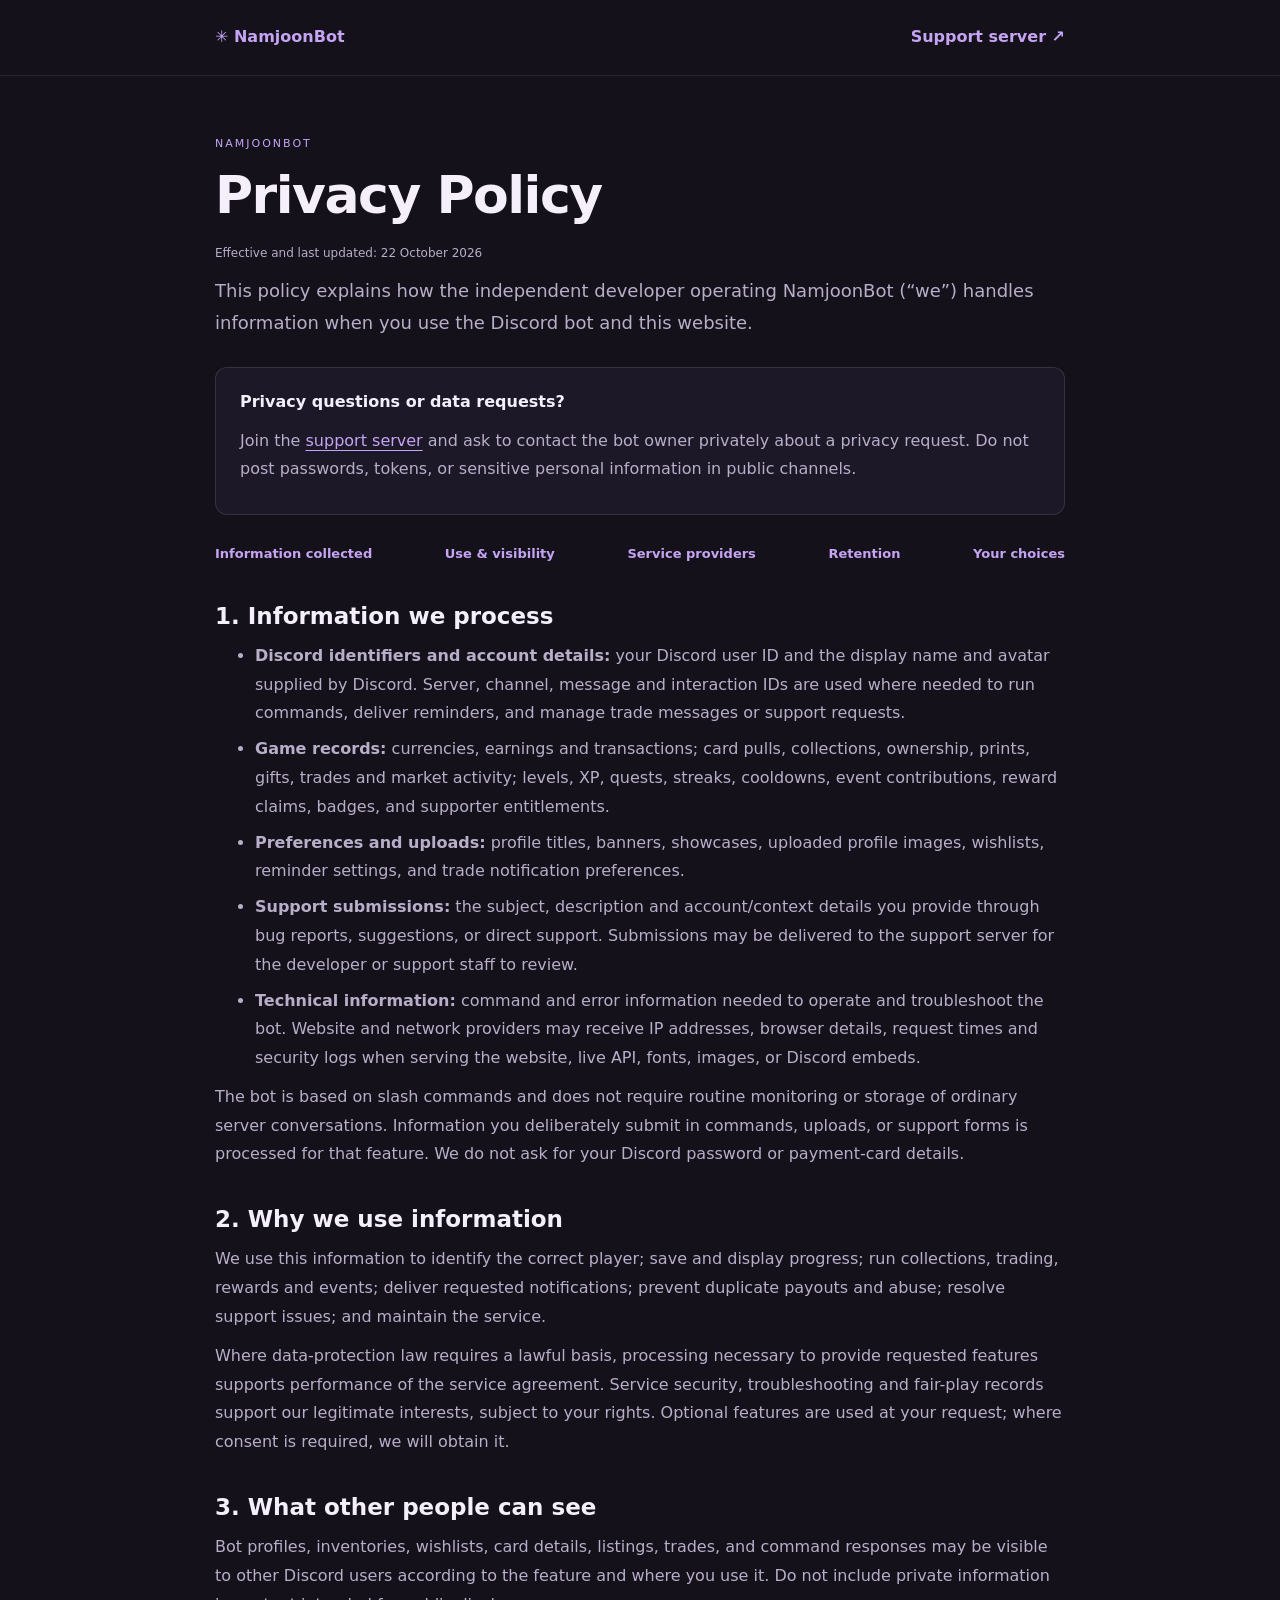
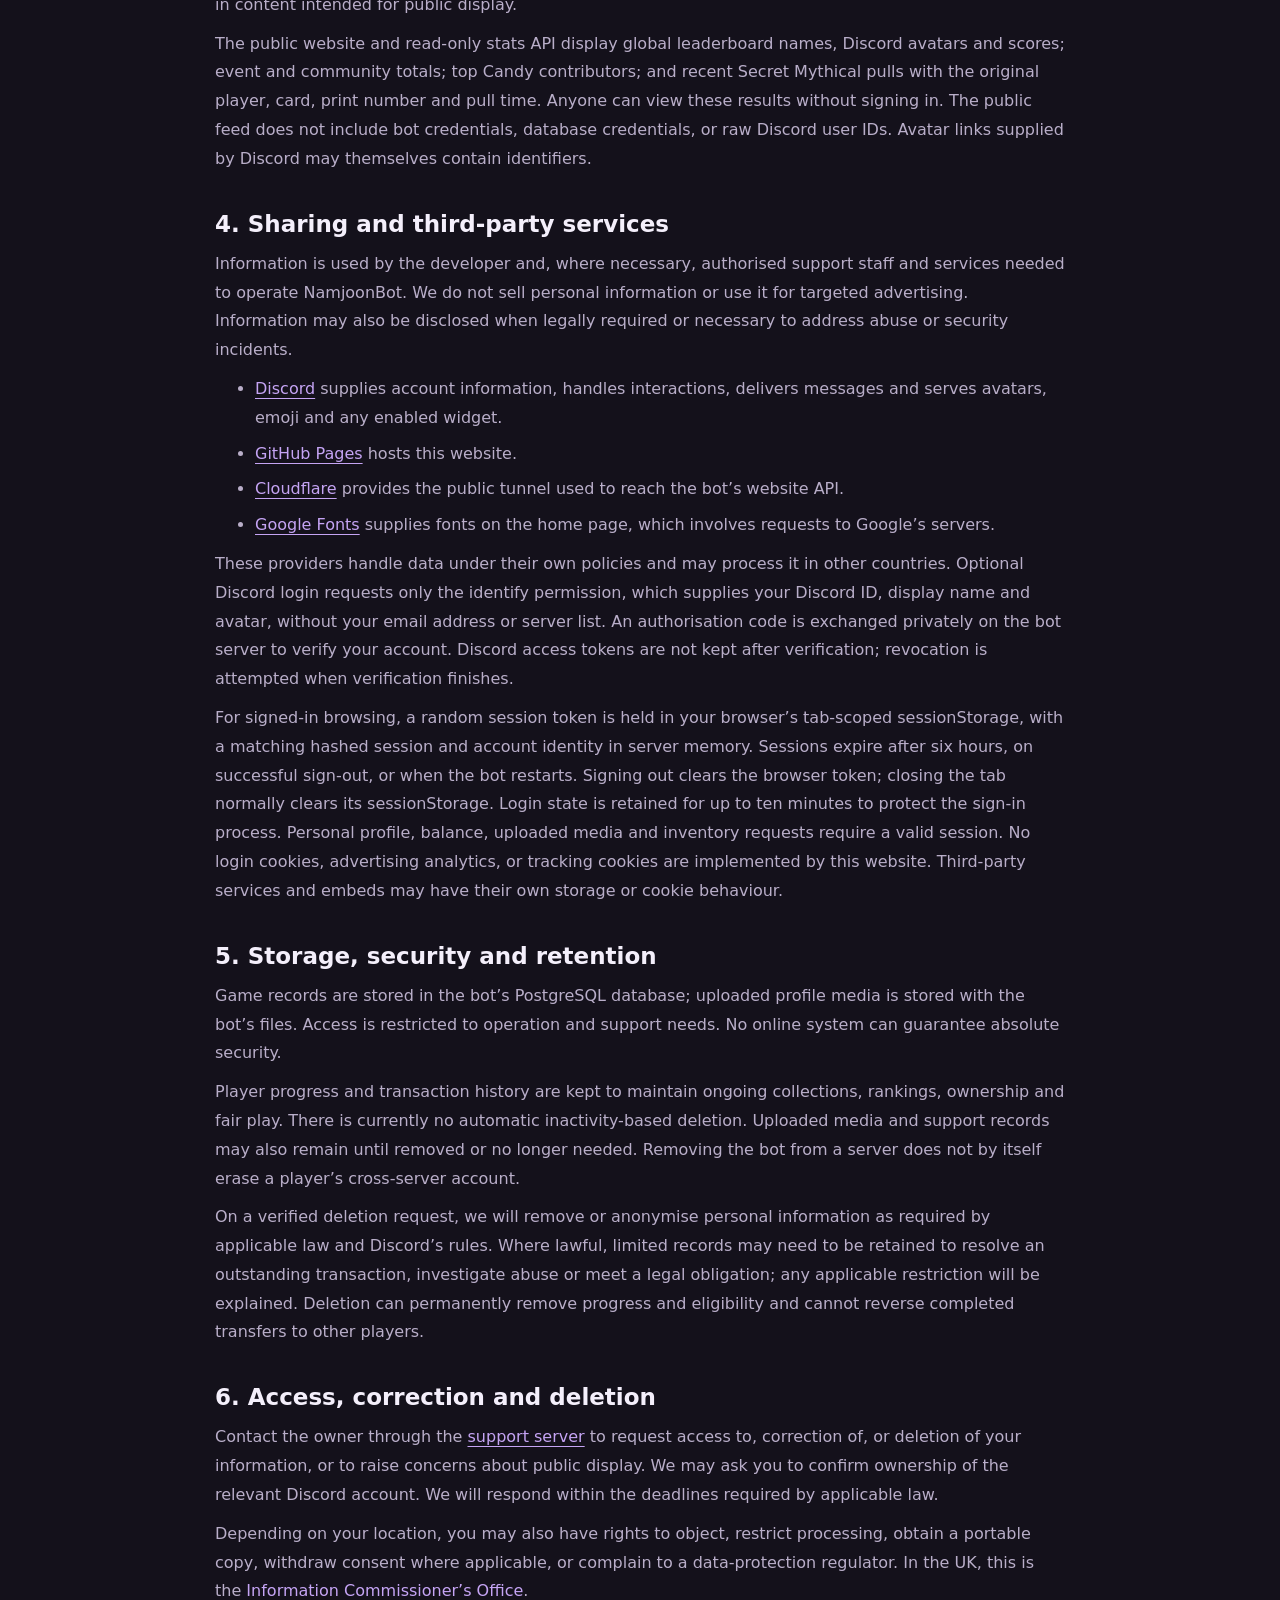
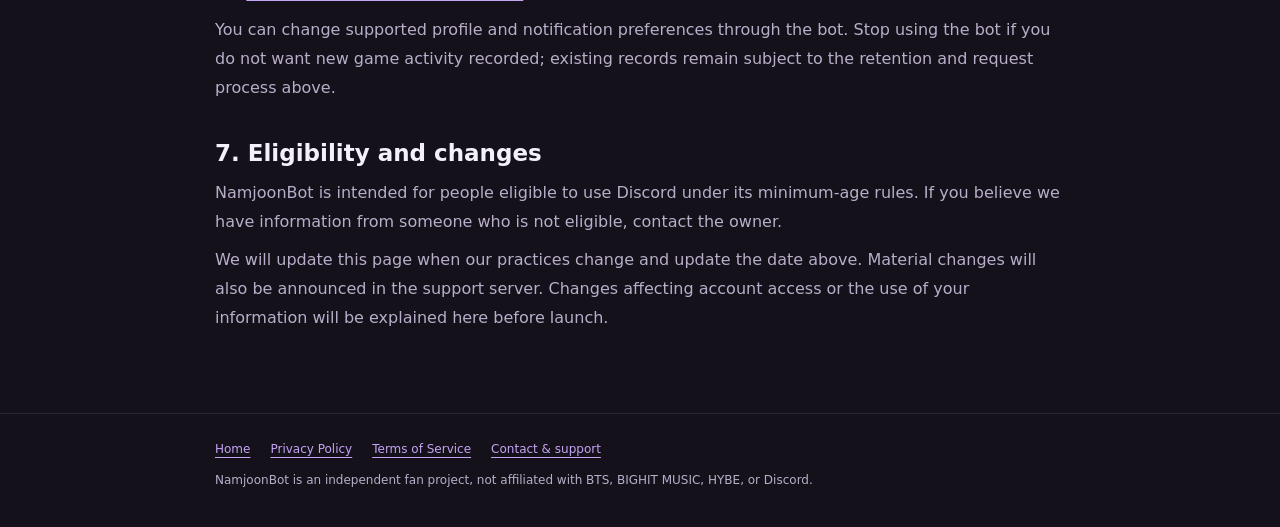
<file: privacy.html>
<!doctype html>
<html lang="en"><head><meta charset="utf-8"><meta name="viewport" content="width=device-width,initial-scale=1"><meta name="theme-color" content="#14111b"><meta name="description" content="How NamjoonBot handles Discord account information, game data, public statistics, and privacy requests."><title>Privacy Policy — NamjoonBot</title><style>:root{color-scheme:dark;--bg:#14111b;--surface:#1d1827;--ink:#f4effb;--muted:#b9aec9;--purple:#c5a4f4}*{box-sizing:border-box}body{margin:0;background:var(--bg);color:var(--ink);font:16px/1.8 system-ui,-apple-system,"Segoe UI",sans-serif}a{color:var(--purple);text-underline-offset:4px}a:focus-visible{outline:3px solid var(--purple);outline-offset:5px}.wrap{width:min(850px,calc(100% - 40px));margin:auto}header{border-bottom:1px solid #ffffff18;padding:23px 0}nav{display:flex;justify-content:space-between;gap:20px;flex-wrap:wrap}nav a{font-weight:650;text-decoration:none}main{padding:58px 0 70px}.eyebrow{color:var(--purple);letter-spacing:2px;text-transform:uppercase;font-size:11px}h1{font-size:clamp(34px,7vw,52px);line-height:1.15;letter-spacing:-1.5px;margin:12px 0 18px}h2{font-size:23px;line-height:1.4;margin:34px 0 10px}p,ul{margin:10px 0;color:var(--muted)}li{margin:7px 0}.intro{font-size:18px}.date{font-size:12px}.callout{background:var(--surface);border:1px solid #ffffff1c;border-radius:12px;padding:20px 24px;margin:27px 0}.contents{display:flex;flex-wrap:wrap;gap:9px 20px;font-size:13px}footer{border-top:1px solid #ffffff18;padding:25px 0;color:var(--muted);font-size:12px}.footer-links{display:flex;gap:20px;flex-wrap:wrap}html{scroll-behavior:smooth;scroll-padding-top:25px}@media(prefers-reduced-motion:reduce){html{scroll-behavior:auto}}</style></head>
<body><header><nav class="wrap" aria-label="Main navigation"><a href="./">✳ NamjoonBot</a><a href="https://discord.gg/Ec2n3S7j8S">Support server ↗</a></nav></header><main class="wrap"><div class="eyebrow">NamjoonBot</div><h1>Privacy Policy</h1><p class="date">Effective and last updated: <time datetime="2026-10-22">22 October 2026</time></p>
<p class="intro">This policy explains how the independent developer operating NamjoonBot (“we”) handles information when you use the Discord bot and this website.</p>
<div class="callout"><strong>Privacy questions or data requests?</strong><p>Join the <a href="https://discord.gg/Ec2n3S7j8S">support server</a> and ask to contact the bot owner privately about a privacy request. Do not post passwords, tokens, or sensitive personal information in public channels.</p></div>
<nav class="contents" aria-label="Policy contents"><a href="#data">Information collected</a><a href="#use">Use &amp; visibility</a><a href="#providers">Service providers</a><a href="#retention">Retention</a><a href="#rights">Your choices</a></nav>
<h2 id="data">1. Information we process</h2>
<ul>
<li><strong>Discord identifiers and account details:</strong> your Discord user ID and the display name and avatar supplied by Discord. Server, channel, message and interaction IDs are used where needed to run commands, deliver reminders, and manage trade messages or support requests.</li>
<li><strong>Game records:</strong> currencies, earnings and transactions; card pulls, collections, ownership, prints, gifts, trades and market activity; levels, XP, quests, streaks, cooldowns, event contributions, reward claims, badges, and supporter entitlements.</li>
<li><strong>Preferences and uploads:</strong> profile titles, banners, showcases, uploaded profile images, wishlists, reminder settings, and trade notification preferences.</li>
<li><strong>Support submissions:</strong> the subject, description and account/context details you provide through bug reports, suggestions, or direct support. Submissions may be delivered to the support server for the developer or support staff to review.</li>
<li><strong>Technical information:</strong> command and error information needed to operate and troubleshoot the bot. Website and network providers may receive IP addresses, browser details, request times and security logs when serving the website, live API, fonts, images, or Discord embeds.</li>
</ul>
<p>The bot is based on slash commands and does not require routine monitoring or storage of ordinary server conversations. Information you deliberately submit in commands, uploads, or support forms is processed for that feature. We do not ask for your Discord password or payment-card details.</p>
<h2 id="use">2. Why we use information</h2>
<p>We use this information to identify the correct player; save and display progress; run collections, trading, rewards and events; deliver requested notifications; prevent duplicate payouts and abuse; resolve support issues; and maintain the service.</p>
<p>Where data-protection law requires a lawful basis, processing necessary to provide requested features supports performance of the service agreement. Service security, troubleshooting and fair-play records support our legitimate interests, subject to your rights. Optional features are used at your request; where consent is required, we will obtain it.</p>
<h2>3. What other people can see</h2>
<p>Bot profiles, inventories, wishlists, card details, listings, trades, and command responses may be visible to other Discord users according to the feature and where you use it. Do not include private information in content intended for public display.</p>
<p>The public website and read-only stats API display global leaderboard names, Discord avatars and scores; event and community totals; top Candy contributors; and recent Secret Mythical pulls with the original player, card, print number and pull time. Anyone can view these results without signing in. The public feed does not include bot credentials, database credentials, or raw Discord user IDs. Avatar links supplied by Discord may themselves contain identifiers.</p>
<h2 id="providers">4. Sharing and third-party services</h2>
<p>Information is used by the developer and, where necessary, authorised support staff and services needed to operate NamjoonBot. We do not sell personal information or use it for targeted advertising. Information may also be disclosed when legally required or necessary to address abuse or security incidents.</p>
<ul>
<li><a href="https://discord.com/privacy">Discord</a> supplies account information, handles interactions, delivers messages and serves avatars, emoji and any enabled widget.</li>
<li><a href="https://docs.github.com/en/site-policy/privacy-policies/github-general-privacy-statement">GitHub Pages</a> hosts this website.</li>
<li><a href="https://www.cloudflare.com/privacypolicy/">Cloudflare</a> provides the public tunnel used to reach the bot’s website API.</li>
<li><a href="https://policies.google.com/privacy">Google Fonts</a> supplies fonts on the home page, which involves requests to Google’s servers.</li>
</ul>
<p>These providers handle data under their own policies and may process it in other countries. Optional Discord login requests only the identify permission, which supplies your Discord ID, display name and avatar, without your email address or server list. An authorisation code is exchanged privately on the bot server to verify your account. Discord access tokens are not kept after verification; revocation is attempted when verification finishes.
</p><p>For signed-in browsing, a random session token is held in your browser’s tab-scoped sessionStorage, with a matching hashed session and account identity in server memory. Sessions expire after six hours, on successful sign-out, or when the bot restarts. Signing out clears the browser token; closing the tab normally clears its sessionStorage. Login state is retained for up to ten minutes to protect the sign-in process. Personal profile, balance, uploaded media and inventory requests require a valid session. No login cookies, advertising analytics, or tracking cookies are implemented by this website. Third-party services and embeds may have their own storage or cookie behaviour.</p>
<h2 id="retention">5. Storage, security and retention</h2>
<p>Game records are stored in the bot’s PostgreSQL database; uploaded profile media is stored with the bot’s files. Access is restricted to operation and support needs. No online system can guarantee absolute security.</p>
<p>Player progress and transaction history are kept to maintain ongoing collections, rankings, ownership and fair play. There is currently no automatic inactivity-based deletion. Uploaded media and support records may also remain until removed or no longer needed. Removing the bot from a server does not by itself erase a player’s cross-server account.</p>
<p>On a verified deletion request, we will remove or anonymise personal information as required by applicable law and Discord’s rules. Where lawful, limited records may need to be retained to resolve an outstanding transaction, investigate abuse or meet a legal obligation; any applicable restriction will be explained. Deletion can permanently remove progress and eligibility and cannot reverse completed transfers to other players.</p>
<h2 id="rights">6. Access, correction and deletion</h2>
<p>Contact the owner through the <a href="https://discord.gg/Ec2n3S7j8S">support server</a> to request access to, correction of, or deletion of your information, or to raise concerns about public display. We may ask you to confirm ownership of the relevant Discord account. We will respond within the deadlines required by applicable law.</p>
<p>Depending on your location, you may also have rights to object, restrict processing, obtain a portable copy, withdraw consent where applicable, or complain to a data-protection regulator. In the UK, this is the <a href="https://ico.org.uk/make-a-complaint/">Information Commissioner’s Office</a>.</p>
<p>You can change supported profile and notification preferences through the bot. Stop using the bot if you do not want new game activity recorded; existing records remain subject to the retention and request process above.</p>
<h2>7. Eligibility and changes</h2>
<p>NamjoonBot is intended for people eligible to use Discord under its minimum-age rules. If you believe we have information from someone who is not eligible, contact the owner.</p>
<p>We will update this page when our practices change and update the date above. Material changes will also be announced in the support server. Changes affecting account access or the use of your information will be explained here before launch.</p></main><footer><div class="wrap"><div class="footer-links"><a href="./">Home</a><a href="./privacy.html">Privacy Policy</a><a href="./terms.html">Terms of Service</a><a href="https://discord.gg/Ec2n3S7j8S">Contact &amp; support</a></div><p>NamjoonBot is an independent fan project, not affiliated with BTS, BIGHIT MUSIC, HYBE, or Discord.</p></div></footer></body></html>
</file>
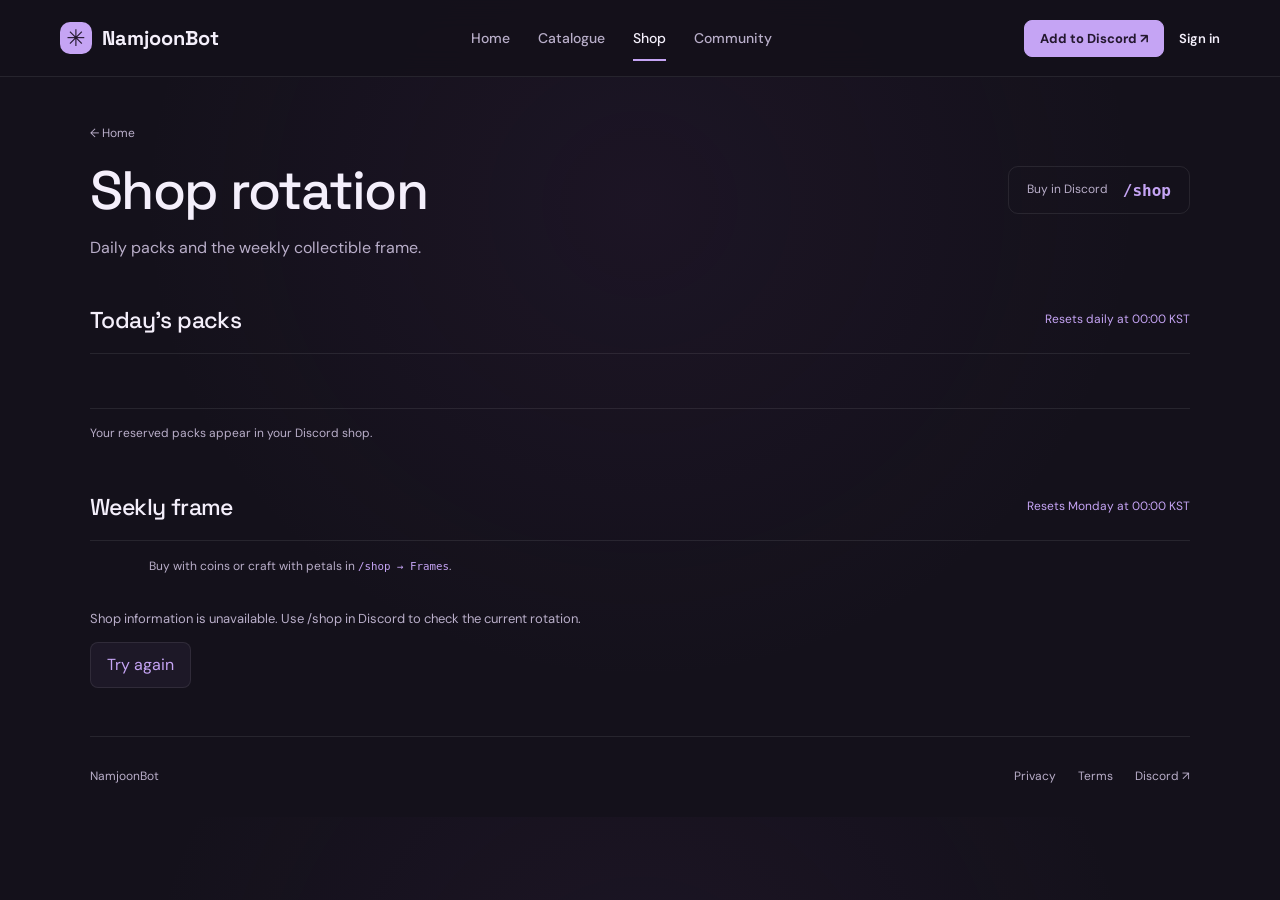
<file: shop.html>
<!doctype html>
<html lang="en"><head><meta charset="utf-8"><meta name="viewport" content="width=device-width,initial-scale=1"><meta name="theme-color" content="#14111b"><meta name="description" content="Today's NamjoonBot packs and weekly collectible frame, with live prices and reset times."><title>Shop rotation · NamjoonBot</title><link rel="stylesheet" href="./shop-page.css?v=20261105"><link rel="stylesheet" href="./shop-rotation.css?v=20261105-shop-page"><link rel="stylesheet" href="./site-qol.css?v=20261105"><link rel="stylesheet" href="./member-header.css?v=20261106-community"></head>
<body><a class="skip" href="#main">Skip to content</a><header class="member-header"><nav class="member-inner" aria-label="Main navigation"><a class="member-brand" href="./" aria-label="NamjoonBot home"><span class="member-mark" aria-hidden="true">✳</span>NamjoonBot</a><div class="member-links"><a href="./" data-nav-page="index.html">Home</a><a href="./catalogue.html" data-nav-page="catalogue.html">Catalogue</a><a href="./shop.html" data-nav-page="shop.html" aria-current="page">Shop</a><a href="./community.html" data-nav-page="community.html">Community</a></div><div class="member-actions"><a class="member-add" href="https://discord.com/oauth2/authorize?client_id=1540789930329120908&amp;permissions=274878286848&amp;integration_type=0&amp;scope=bot+applications.commands"><span class="member-desktop-copy">Add to Discord ↗</span><span class="member-mobile-copy">Add bot ↗</span></a><a id="member-signin" class="member-signin" href="./account.html">Sign in</a><details id="member-account" class="member-account" hidden><summary aria-label="Open account navigation"><span id="member-avatar" class="member-avatar" aria-hidden="true">A</span><span class="member-chevron" aria-hidden="true">⌄</span></summary><div class="member-dropdown"><span id="member-name" class="member-name">Discord account</span><a href="./account.html#profile">Profile</a><a href="./account.html#collections">Collection progress</a><a href="./account.html#wishlist">Wishlist</a><a href="./account.html#inventory">Inventory</a><a href="./market.html">Market &amp; offers</a><a href="./account.html#binders">Binders</a><button id="member-signout" type="button">Sign out</button></div></details></div></nav></header>
<main id="main" class="wrap"><div class="shop-page-heading"><div><a class="back-link" href="./">← Home</a><h1>Shop rotation</h1><p>Daily packs and the weekly collectible frame.</p></div><div class="shop-command"><span>Buy in Discord</span><code>/shop</code></div></div>
<section id="shop-rotation" class="shop-rotation" aria-label="Current shop rotation"><div class="shop-layout">
<section class="daily-packs" aria-labelledby="daily-packs-title"><div class="shop-section-heading"><h2 id="daily-packs-title">Today’s packs</h2><p class="shop-reset"><time id="pack-reset">Resets daily at 00:00 KST</time></p></div><div id="shop-packs" class="shop-items"></div><p class="shop-note reservation-note">Your reserved packs appear in your Discord shop.</p></section>
<section class="weekly-frame" aria-labelledby="weekly-frame-title"><div class="shop-section-heading"><h2 id="weekly-frame-title">Weekly frame</h2><p class="shop-reset"><time id="frame-reset">Resets Monday at 00:00 KST</time></p></div><div id="shop-frame"></div><p class="shop-note frame-command">Buy with coins or craft with petals in <code>/shop → Frames</code>.</p></section>
</div><p id="shop-status" class="shop-status" role="status">Loading the current rotation…</p><button id="shop-retry" class="shop-retry" type="button" hidden>Try again</button></section></main>
<footer class="wrap"><span>NamjoonBot</span><div><a href="./privacy.html">Privacy</a><a href="./terms.html">Terms</a><a href="https://discord.gg/Ec2n3S7j8S">Discord ↗</a></div></footer><script src="./site-config.js"></script><script src="./shop-rotation.js?v=20261105-shop-page"></script><script src="./site-qol.js?v=20261105"></script><script src="./member-header.js?v=20261105-nav"></script></body></html>
</file>
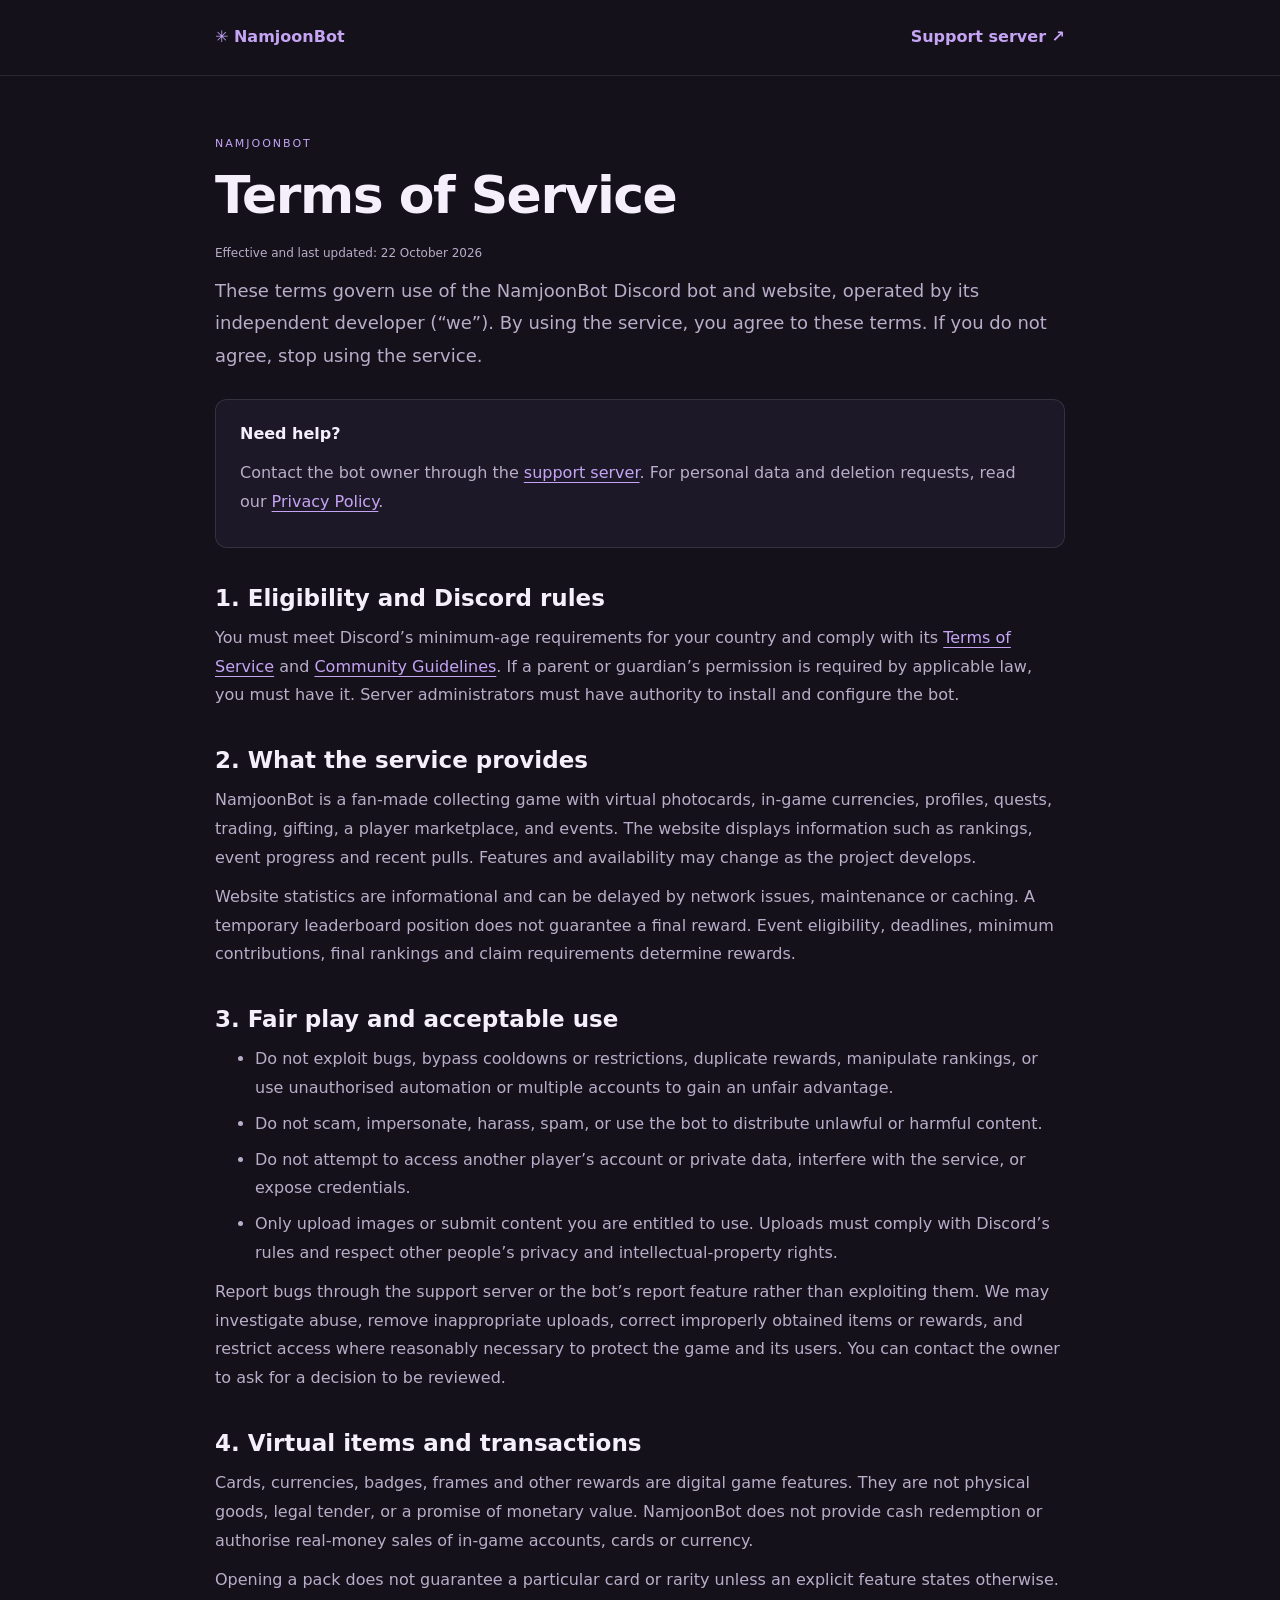
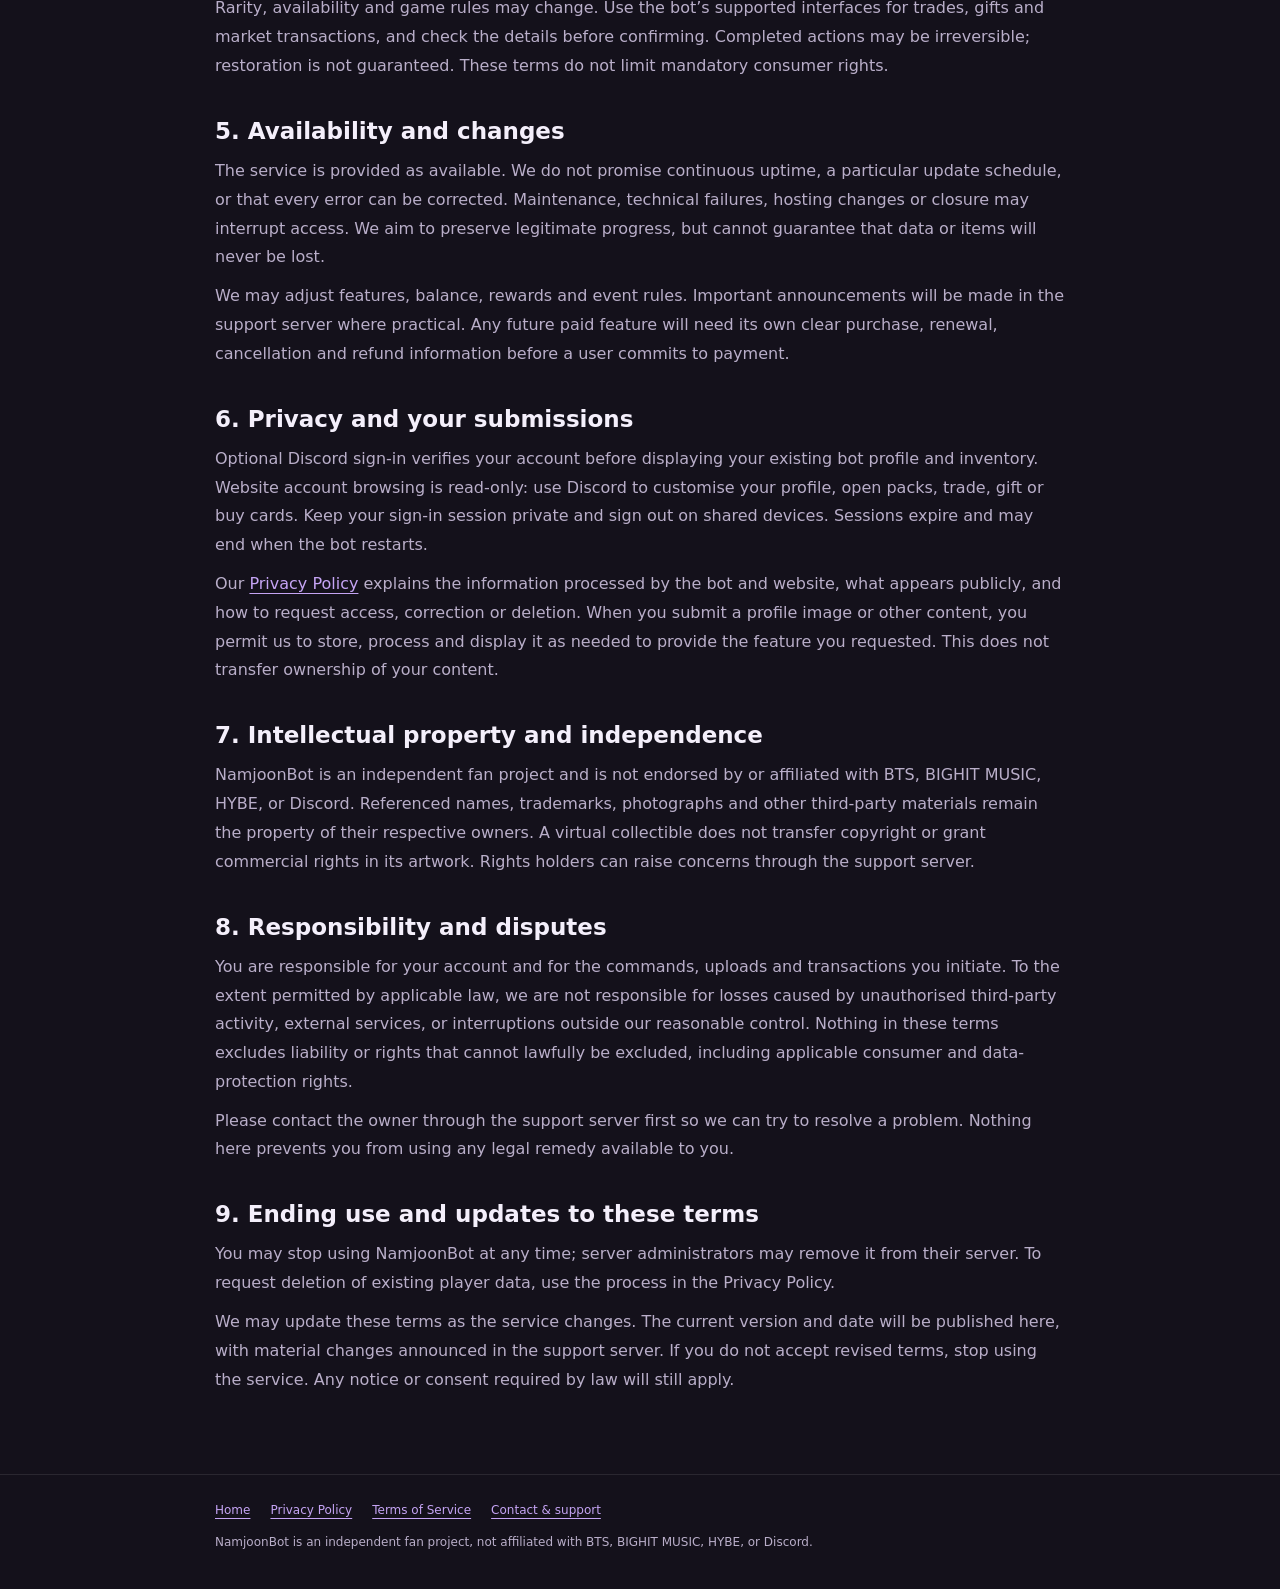
<file: terms.html>
<!doctype html>
<html lang="en"><head><meta charset="utf-8"><meta name="viewport" content="width=device-width,initial-scale=1"><meta name="theme-color" content="#14111b"><meta name="description" content="Terms for using the NamjoonBot Discord bot and website, including fair play, virtual items and support."><title>Terms of Service — NamjoonBot</title><style>:root{color-scheme:dark;--bg:#14111b;--surface:#1d1827;--ink:#f4effb;--muted:#b9aec9;--purple:#c5a4f4}*{box-sizing:border-box}body{margin:0;background:var(--bg);color:var(--ink);font:16px/1.8 system-ui,-apple-system,"Segoe UI",sans-serif}a{color:var(--purple);text-underline-offset:4px}a:focus-visible{outline:3px solid var(--purple);outline-offset:5px}.wrap{width:min(850px,calc(100% - 40px));margin:auto}header{border-bottom:1px solid #ffffff18;padding:23px 0}nav{display:flex;justify-content:space-between;gap:20px;flex-wrap:wrap}nav a{font-weight:650;text-decoration:none}main{padding:58px 0 70px}.eyebrow{color:var(--purple);letter-spacing:2px;text-transform:uppercase;font-size:11px}h1{font-size:clamp(34px,7vw,52px);line-height:1.15;letter-spacing:-1.5px;margin:12px 0 18px}h2{font-size:23px;line-height:1.4;margin:34px 0 10px}p,ul{margin:10px 0;color:var(--muted)}li{margin:7px 0}.intro{font-size:18px}.date{font-size:12px}.callout{background:var(--surface);border:1px solid #ffffff1c;border-radius:12px;padding:20px 24px;margin:27px 0}.contents{display:flex;flex-wrap:wrap;gap:9px 20px;font-size:13px}footer{border-top:1px solid #ffffff18;padding:25px 0;color:var(--muted);font-size:12px}.footer-links{display:flex;gap:20px;flex-wrap:wrap}html{scroll-behavior:smooth;scroll-padding-top:25px}@media(prefers-reduced-motion:reduce){html{scroll-behavior:auto}}</style></head>
<body><header><nav class="wrap" aria-label="Main navigation"><a href="./">✳ NamjoonBot</a><a href="https://discord.gg/Ec2n3S7j8S">Support server ↗</a></nav></header><main class="wrap"><div class="eyebrow">NamjoonBot</div><h1>Terms of Service</h1><p class="date">Effective and last updated: <time datetime="2026-10-22">22 October 2026</time></p>
<p class="intro">These terms govern use of the NamjoonBot Discord bot and website, operated by its independent developer (“we”). By using the service, you agree to these terms. If you do not agree, stop using the service.</p>
<div class="callout"><strong>Need help?</strong><p>Contact the bot owner through the <a href="https://discord.gg/Ec2n3S7j8S">support server</a>. For personal data and deletion requests, read our <a href="./privacy.html">Privacy Policy</a>.</p></div>
<h2>1. Eligibility and Discord rules</h2>
<p>You must meet Discord’s minimum-age requirements for your country and comply with its <a href="https://discord.com/terms">Terms of Service</a> and <a href="https://discord.com/guidelines">Community Guidelines</a>. If a parent or guardian’s permission is required by applicable law, you must have it. Server administrators must have authority to install and configure the bot.</p>
<h2>2. What the service provides</h2>
<p>NamjoonBot is a fan-made collecting game with virtual photocards, in-game currencies, profiles, quests, trading, gifting, a player marketplace, and events. The website displays information such as rankings, event progress and recent pulls. Features and availability may change as the project develops.</p>
<p>Website statistics are informational and can be delayed by network issues, maintenance or caching. A temporary leaderboard position does not guarantee a final reward. Event eligibility, deadlines, minimum contributions, final rankings and claim requirements determine rewards.</p>
<h2>3. Fair play and acceptable use</h2>
<ul>
<li>Do not exploit bugs, bypass cooldowns or restrictions, duplicate rewards, manipulate rankings, or use unauthorised automation or multiple accounts to gain an unfair advantage.</li>
<li>Do not scam, impersonate, harass, spam, or use the bot to distribute unlawful or harmful content.</li>
<li>Do not attempt to access another player’s account or private data, interfere with the service, or expose credentials.</li>
<li>Only upload images or submit content you are entitled to use. Uploads must comply with Discord’s rules and respect other people’s privacy and intellectual-property rights.</li>
</ul>
<p>Report bugs through the support server or the bot’s report feature rather than exploiting them. We may investigate abuse, remove inappropriate uploads, correct improperly obtained items or rewards, and restrict access where reasonably necessary to protect the game and its users. You can contact the owner to ask for a decision to be reviewed.</p>
<h2>4. Virtual items and transactions</h2>
<p>Cards, currencies, badges, frames and other rewards are digital game features. They are not physical goods, legal tender, or a promise of monetary value. NamjoonBot does not provide cash redemption or authorise real-money sales of in-game accounts, cards or currency.</p>
<p>Opening a pack does not guarantee a particular card or rarity unless an explicit feature states otherwise. Rarity, availability and game rules may change. Use the bot’s supported interfaces for trades, gifts and market transactions, and check the details before confirming. Completed actions may be irreversible; restoration is not guaranteed. These terms do not limit mandatory consumer rights.</p>
<h2>5. Availability and changes</h2>
<p>The service is provided as available. We do not promise continuous uptime, a particular update schedule, or that every error can be corrected. Maintenance, technical failures, hosting changes or closure may interrupt access. We aim to preserve legitimate progress, but cannot guarantee that data or items will never be lost.</p>
<p>We may adjust features, balance, rewards and event rules. Important announcements will be made in the support server where practical. Any future paid feature will need its own clear purchase, renewal, cancellation and refund information before a user commits to payment.</p>
<h2>6. Privacy and your submissions</h2><p>Optional Discord sign-in verifies your account before displaying your existing bot profile and inventory. Website account browsing is read-only: use Discord to customise your profile, open packs, trade, gift or buy cards. Keep your sign-in session private and sign out on shared devices. Sessions expire and may end when the bot restarts.</p>
<p>Our <a href="./privacy.html">Privacy Policy</a> explains the information processed by the bot and website, what appears publicly, and how to request access, correction or deletion. When you submit a profile image or other content, you permit us to store, process and display it as needed to provide the feature you requested. This does not transfer ownership of your content.</p>
<h2>7. Intellectual property and independence</h2>
<p>NamjoonBot is an independent fan project and is not endorsed by or affiliated with BTS, BIGHIT MUSIC, HYBE, or Discord. Referenced names, trademarks, photographs and other third-party materials remain the property of their respective owners. A virtual collectible does not transfer copyright or grant commercial rights in its artwork. Rights holders can raise concerns through the support server.</p>
<h2>8. Responsibility and disputes</h2>
<p>You are responsible for your account and for the commands, uploads and transactions you initiate. To the extent permitted by applicable law, we are not responsible for losses caused by unauthorised third-party activity, external services, or interruptions outside our reasonable control. Nothing in these terms excludes liability or rights that cannot lawfully be excluded, including applicable consumer and data-protection rights.</p>
<p>Please contact the owner through the support server first so we can try to resolve a problem. Nothing here prevents you from using any legal remedy available to you.</p>
<h2>9. Ending use and updates to these terms</h2>
<p>You may stop using NamjoonBot at any time; server administrators may remove it from their server. To request deletion of existing player data, use the process in the Privacy Policy.</p>
<p>We may update these terms as the service changes. The current version and date will be published here, with material changes announced in the support server. If you do not accept revised terms, stop using the service. Any notice or consent required by law will still apply.</p></main><footer><div class="wrap"><div class="footer-links"><a href="./">Home</a><a href="./privacy.html">Privacy Policy</a><a href="./terms.html">Terms of Service</a><a href="https://discord.gg/Ec2n3S7j8S">Contact &amp; support</a></div><p>NamjoonBot is an independent fan project, not affiliated with BTS, BIGHIT MUSIC, HYBE, or Discord.</p></div></footer></body></html>
</file>
<file: homepage.css>
/* Homepage navigation and collection entry points. */
.menu-toggle{display:none}
.hero-grid{padding-top:76px;padding-bottom:76px}
.hero .lead{max-width:490px}
button:focus-visible{outline:3px solid var(--purple);outline-offset:4px}
.collection-start{padding-top:36px;padding-bottom:16px}
.collection-start .section-head{margin-bottom:20px}
.collection-start h2{font-size:23px;letter-spacing:-.6px}
.destination-grid{display:grid;grid-template-columns:repeat(3,minmax(0,1fr));gap:16px}
.destination{display:grid;grid-template-columns:40px 1fr 20px;align-items:start;gap:14px;padding:24px;border:1px solid var(--line);border-radius:15px;background:linear-gradient(135deg,#c5a4f40b,var(--surface));transition:border-color .2s,transform .2s}
.destination:hover{border-color:#c5a4f47a;transform:translateY(-3px)}
.destination-icon{display:grid;place-items:center;width:40px;height:40px;border-radius:12px;color:var(--purple);background:#c5a4f414;font-size:22px}
.destination strong{display:block;font:600 17px 'Space Grotesk',sans-serif;margin:1px 0 7px}
.destination p{font-size:13px;color:var(--muted);line-height:1.6}
.destination-arrow{color:var(--purple)}
@media(max-width:1000px){nav{flex-wrap:wrap;gap:12px;padding:16px 0}.nav-links{width:100%;justify-content:space-between;gap:14px}.destination{padding:18px;grid-template-columns:1fr 16px}.destination-icon{grid-column:1/-1}.destination>div{min-width:0}}
@media(max-width:640px){
 nav{position:relative;min-height:72px;justify-content:space-between}.menu-toggle{display:inline-flex;align-items:center;gap:8px;padding:9px 14px;border:1px solid var(--line);border-radius:9px;background:var(--surface);color:var(--ink);cursor:pointer}
 .nav-links>a:not(.btn){display:inline-flex}.nav-links{display:grid;grid-template-columns:1fr 1fr;gap:6px;padding-top:8px;border-top:1px solid var(--line)}.nav-links a{padding:10px;font-size:13px}.nav-links .btn{grid-column:1/-1;margin-top:6px;min-height:44px}
 .navigation-ready .nav-links[hidden]{display:none}
 .hero-grid{padding-top:38px;padding-bottom:35px}.hero h1{font-size:clamp(43px,12vw,58px);letter-spacing:-2.5px}.hero .art{min-height:390px}.hero .actions .btn{min-height:46px}
 .destination-grid{grid-template-columns:1fr;gap:10px}.destination{grid-template-columns:40px 1fr 16px;gap:13px;padding:18px}.destination-icon{grid-column:auto}.collection-start{padding-top:28px}.collection-start h2{font-size:22px}
}
@media(prefers-reduced-motion:reduce){html{scroll-behavior:auto}.destination{transition:none}}

.shop-home-link{color:var(--purple);font-size:13px;white-space:nowrap;padding:10px 0}.shop-home-link:hover{text-decoration:underline;text-underline-offset:4px}@media(max-width:640px){.collection-start .section-head{flex-wrap:wrap;gap:6px}.shop-home-link{padding:4px 0}}

/* Artwork gives the hero its visual weight without extra content panels. */
.hero{background:radial-gradient(ellipse at 78% 48%,#9861ce2b,transparent 54%),radial-gradient(ellipse at 6% 100%,#67418912,transparent 60%)}
.hero-grid{padding-top:80px;padding-bottom:84px;gap:58px}.hero .art{min-height:430px}
.hero .photocard{width:236px;cursor:pointer;box-shadow:20px 30px 65px #0006,0 0 65px #bc8bea14;isolation:isolate}
.hero .photocard:focus-visible{outline:3px solid var(--purple);outline-offset:9px}
.hero .orbit{width:370px;height:370px;background:radial-gradient(circle,#c5a4f40a,transparent 68%);border-color:#c5a4f42b}
.hero .orbit:before{inset:30px;border-color:#c5a4f422}.hero .orbit:after{right:34px;top:40px}
.hero .art:before,.hero .art:after{content:'✧';position:absolute;color:#c5a4f4aa;pointer-events:none}
.hero .art:before{left:9%;bottom:12%;font-size:29px}.hero .art:after{right:10%;top:9%;font-size:18px}
.hero .card-art .hero-image{transition:opacity .7s ease}.home-explore{background:linear-gradient(90deg,transparent,#c5a4f407,transparent)}
@media(max-width:850px){.hero-grid{gap:20px}.hero .photocard{width:215px}.hero .orbit{width:320px;height:320px}}
@media(max-width:640px){.hero-grid{padding-top:36px;padding-bottom:34px}.hero .art{min-height:390px}.hero .photocard{width:210px}.hero .orbit{width:315px;height:315px}.hero .art:before{left:7%;bottom:12%}.hero .art:after{right:7%}}
@media(prefers-reduced-motion:reduce){.hero .card-art .hero-image{transition:none}.hero .photocard{transition:none;transform:rotate(-10deg)}}

/* Three real photocards share the existing hero; only the front card is interactive. */
.hero .art{--stack-width:228px;min-height:450px}.hero .photocard{width:var(--stack-width);z-index:3}
.stack-card{position:absolute;left:50%;top:50%;width:var(--stack-width);aspect-ratio:797/1299;overflow:hidden;border-radius:17px;background:linear-gradient(145deg,#73588d,#292034);box-shadow:8px 18px 35px #0005;pointer-events:none;transition:transform .22s ease-out}
.stack-card-back{z-index:1;transform:translate(-50%,-50%) translate(-52px,8px) perspective(900px) rotateY(var(--tilt-x,0deg)) rotate(-23deg);filter:brightness(.78)}
.stack-card-middle{z-index:2;transform:translate(-50%,-50%) translate(54px,7px) perspective(900px) rotateY(var(--tilt-x,0deg)) rotate(10deg);filter:brightness(.9)}
.stack-photo{position:absolute;left:-13%;top:-8%;width:126%;height:116%;max-width:none;object-fit:fill}
.home-features{padding-top:48px;padding-bottom:42px}.home-features>h2{font-size:28px;margin-bottom:26px}.feature-grid{display:grid;grid-template-columns:repeat(3,minmax(0,1fr));gap:26px}.home-feature{min-width:0}.home-feature h3{font-size:20px;letter-spacing:-.4px;margin:19px 0 8px}.home-feature>p{color:var(--muted);font-size:14px;line-height:1.7;max-width:320px}.home-feature>a{display:inline-flex;align-items:center;min-height:44px;color:var(--purple);font-size:13px;margin-top:5px}.home-feature>a:hover{text-decoration:underline;text-underline-offset:4px}
.feature-preview{height:220px;position:relative;overflow:hidden;border:1px solid var(--line);border-radius:13px;background:radial-gradient(ellipse at 50% 60%,#a572ca1c,transparent 75%),var(--surface)}
.feature-mini-card{position:relative;aspect-ratio:797/1299;overflow:hidden;border-radius:6px;background:linear-gradient(140deg,#ac89c34d,#49315f44);box-shadow:3px 6px 14px #0004;flex-shrink:0}
.feature-mini-card img{position:absolute;left:-13%;top:-8%;width:126%;height:116%;object-fit:fill;max-width:none}.feature-preview-label{position:absolute;left:15px;bottom:12px;font-size:10px;letter-spacing:1px;text-transform:uppercase;color:var(--muted)}
.feature-collect{display:flex;align-items:center;justify-content:center;gap:13px;padding-bottom:16px}.feature-collect .feature-mini-card{width:75px}.feature-collect .feature-mini-card:first-child{transform:rotate(-12deg) translateY(5px)}.feature-collect .feature-mini-card:nth-child(2){transform:translateY(-7px)}.feature-collect .feature-mini-card:nth-child(3){transform:rotate(12deg) translateY(5px)}
.feature-profile-banner{height:54px;background:linear-gradient(115deg,#835baf,#a583af 48%,#5b7499);margin:15px 15px 0;border-radius:7px}.feature-profile-person{position:relative;display:flex;gap:10px;align-items:center;margin:-14px 23px 0}.feature-profile-avatar{width:38px;height:38px;border-radius:50%;display:grid;place-items:center;background:#c5a4f4;border:3px solid var(--surface);color:#32203f;font-size:18px;font-weight:700}.feature-profile-person strong{display:block;font-size:12px}.feature-profile-person div>span{display:block;font-size:9px;color:var(--muted);margin-top:1px}.feature-showcase{display:flex;justify-content:center;gap:9px;margin-top:12px}.feature-showcase .feature-mini-card{width:40px}
.feature-trade{display:flex;align-items:center;justify-content:center;gap:20px;padding-bottom:18px}.feature-trade .feature-mini-card{width:78px}.feature-trade .feature-mini-card:first-child{transform:rotate(-7deg)}.feature-trade .feature-mini-card:last-of-type{transform:rotate(7deg)}.feature-swap{font-size:30px;color:var(--purple)}
@media(max-width:1000px){.feature-grid{gap:18px}.feature-collect{gap:8px}.feature-collect .feature-mini-card{width:60px}.feature-trade{gap:12px}.feature-trade .feature-mini-card{width:65px}.hero .art{--stack-width:210px}.stack-card-back{transform:translate(-50%,-50%) translate(-43px,7px) rotate(-23deg)}.stack-card-middle{transform:translate(-50%,-50%) translate(45px,7px) rotate(10deg)}}
@media(max-width:720px){.feature-grid{grid-template-columns:1fr;gap:30px}.home-feature{display:grid;grid-template-columns:minmax(155px,.8fr) 1fr;column-gap:22px;align-items:start}.feature-preview{grid-column:1;grid-row:1/4;height:190px}.home-feature h3{margin-top:9px}.home-feature>p{font-size:13px}.home-feature>a{align-self:start;margin-top:0}.home-features{padding-top:35px}.home-features>h2{font-size:25px}.feature-collect .feature-mini-card{width:48px}.feature-collect{gap:5px}.feature-trade{gap:8px}.feature-trade .feature-mini-card{width:49px}.feature-swap{font-size:24px}.feature-profile-banner{margin:12px 10px 0}.feature-profile-person{margin-left:15px;margin-right:10px;gap:6px}.feature-profile-avatar{width:30px;height:30px}.feature-profile-person strong{font-size:11px}.feature-profile-person div>span{font-size:8px}.feature-showcase{gap:6px}.feature-showcase .feature-mini-card{width:30px}}
@media(max-width:640px){.hero .art{--stack-width:195px;min-height:410px}.stack-card-back{transform:translate(-50%,-50%) translate(-40px,6px) rotate(-23deg)}.stack-card-middle{transform:translate(-50%,-50%) translate(42px,6px) rotate(10deg)}}
@media(max-width:420px){.home-feature{display:block}.feature-preview{height:210px}.home-feature h3{margin-top:15px}.feature-collect .feature-mini-card{width:72px}.feature-trade .feature-mini-card{width:75px}.feature-trade{gap:23px}.feature-profile-banner{height:54px;margin:15px 18px 0}.feature-profile-person{margin-left:26px}.feature-showcase .feature-mini-card{width:39px}.feature-showcase{gap:12px}.feature-profile-person strong{font-size:12px}.feature-profile-person div>span{font-size:10px}.hero .art{--stack-width:180px;min-height:390px}}
@media(prefers-reduced-motion:reduce){.stack-card{transition:none}}


.home-invite.with-server-card{display:grid;grid-template-columns:minmax(0,1fr) minmax(0,350px);gap:40px;align-items:center;padding:38px 0}.home-server-card{padding:22px;border:1px solid var(--line);border-radius:12px;background:var(--surface)}.home-server-identity{display:flex;align-items:center;gap:15px}.home-server-identity img{width:64px;height:64px;border-radius:17px;object-fit:cover}.home-server-identity h3{font-size:19px;letter-spacing:-.4px}.home-server-identity p{font-size:12px;margin-top:3px}.home-server-join{display:flex!important;width:100%;margin-top:19px}.home-invite-copy{max-width:430px}
@media(max-width:640px){.home-invite.with-server-card{grid-template-columns:minmax(0,1fr);gap:20px;padding:30px 0}.home-server-card{width:100%;max-width:350px}}

.home-help{display:grid;grid-template-columns:minmax(0,1.3fr) minmax(280px,.8fr);gap:52px;align-items:start;border-top:1px solid var(--line);padding:42px 0 48px}.home-help .faq{max-width:none;margin:0}.home-help h2{font-size:26px;margin:0 0 15px}.home-help-discord>p{color:var(--muted);font-size:14px;line-height:1.7}.home-help .home-server-card{margin-top:22px}.home-help-faq,.home-help-discord{min-width:0}
@media(max-width:760px){.home-help{grid-template-columns:minmax(0,1fr);gap:32px;padding:32px 0 38px}.home-help .home-server-card{max-width:350px}.home-help h2{font-size:24px}}
</file>
<file: site-qol.css>
.site-menu-toggle{display:none}
.catalogue-tools{display:flex;flex-wrap:wrap;align-items:center;gap:10px;margin:16px 0}
.catalogue-tools .btn{font-size:13px;padding:9px 14px}
.catalogue-tools button:disabled{opacity:.45;cursor:default}
.filter-chips{display:flex;flex-wrap:wrap;gap:8px;margin:12px 0}
.filter-chips[hidden]{display:none}
.filter-chip,.site-retry{font:500 13px/1.5 'DM Sans',system-ui,sans-serif;color:#eadcfb;border:1px solid #c5a4f44d;background:#c5a4f413;border-radius:8px;padding:8px 12px;cursor:pointer;overflow-wrap:anywhere}
.filter-chip:hover,.site-retry:hover{background:#c5a4f425;border-color:#c5a4f4}
.site-retry{margin:0 0 18px}.site-retry[hidden]{display:none}
.catalogue-tools-note{font-size:12px;color:var(--muted,#b9aec9)}
.filter-chip:focus-visible,.site-retry:focus-visible,.site-menu-toggle:focus-visible{outline:3px solid #c5a4f4;outline-offset:4px}
#status{scroll-margin-top:110px}
@media(max-width:640px){
 header nav.site-navigation-host{display:flex;flex-wrap:wrap;align-items:center;justify-content:space-between;gap:12px;padding-top:14px;padding-bottom:14px}
 .site-menu-toggle{display:inline-flex;align-items:center;font:600 13px system-ui;padding:10px 14px;border:1px solid #c5a4f43a;border-radius:9px;background:#251e31;color:#f4effb;cursor:pointer}
 header nav .site-navigation{display:grid!important;grid-template-columns:repeat(2,minmax(0,1fr));width:100%;gap:6px;max-width:100%;padding-top:10px;border-top:1px solid #ffffff15}
 header nav .site-navigation[hidden]{display:none!important}
 header nav .site-navigation>a{display:flex!important;align-items:center;min-height:44px;padding:10px;font-size:13px;white-space:normal}
 .catalogue-tools{gap:8px}.filter-chip{min-height:42px}
}
</file>
<file: member-header.css>
.member-header{position:sticky;top:0;z-index:40;border-bottom:1px solid #ffffff15;background:#14111bf5;backdrop-filter:blur(14px);color:#f4effb}
.member-header .member-inner{width:min(1160px,calc(100% - 40px));margin:auto;min-height:76px;display:flex;align-items:center;justify-content:space-between;gap:28px;padding:0}
.member-brand{display:inline-flex;align-items:center;gap:10px;white-space:nowrap;font:700 20px 'Space Grotesk',system-ui,sans-serif;text-decoration:none;color:#f4effb}.member-mark{display:grid;place-items:center;width:32px;height:32px;background:#c5a4f4;color:#24182f;border-radius:10px;font-size:23px}
.member-links{display:flex;align-items:center;gap:28px;font:500 14px 'DM Sans',system-ui,sans-serif}.member-links a{color:#b9aec9;text-decoration:none;padding:12px 0}.member-links a:hover,.member-links a[aria-current]{color:#f4effb}.member-links a[aria-current]{box-shadow:0 2px #c5a4f4}
.member-actions{display:flex;align-items:center;gap:15px}.member-add{display:inline-flex;align-items:center;justify-content:center;border:1px solid #c5a4f4;background:#c5a4f4;color:#24182f!important;padding:9px 15px;border-radius:8px;font:700 13px 'DM Sans',system-ui,sans-serif;text-decoration:none;white-space:nowrap}.member-add:hover{background:#d6bafa}.member-signin{font:600 13px 'DM Sans',system-ui,sans-serif;color:#f4effb;text-decoration:none;white-space:nowrap}.member-header [hidden]{display:none!important}
.member-account{position:relative}.member-account summary{display:flex;align-items:center;gap:6px;list-style:none;cursor:pointer;padding:5px;border-radius:50%;min-height:44px;min-width:44px}.member-account summary::-webkit-details-marker{display:none}.member-avatar{display:grid;place-items:center;width:34px;height:34px;border-radius:50%;background:#32253f;color:#dcc2ff;font:600 15px system-ui;overflow:hidden}.member-avatar img{width:100%;height:100%;object-fit:cover}.member-chevron{font-size:12px;color:#b9aec9}
.member-dropdown{position:absolute;right:0;top:calc(100% + 12px);width:244px;max-width:calc(100vw - 32px);padding:7px;border:1px solid #c5a4f438;background:#211a2d;border-radius:12px;box-shadow:0 14px 40px #0006}.member-dropdown .member-name{display:block;padding:10px 12px 12px;color:#b9aec9;font:500 12px 'DM Sans',system-ui,sans-serif;overflow-wrap:anywhere;border-bottom:1px solid #ffffff12;margin-bottom:5px}.member-dropdown a,.member-dropdown button{display:block;width:100%;padding:10px 12px;text-align:left;background:none;color:#f4effb;border:0;border-radius:6px;text-decoration:none;font:500 13px 'DM Sans',system-ui,sans-serif;cursor:pointer}.member-dropdown a:hover,.member-dropdown button:hover{background:#c5a4f414}.member-dropdown button{margin-top:5px;border-top:1px solid #ffffff12;border-radius:0 0 6px 6px}.member-header a:focus-visible,.member-header summary:focus-visible,.member-header button:focus-visible{outline:3px solid #c5a4f4;outline-offset:3px}.member-mobile-copy{display:none}
.home-explore{display:flex;gap:12px 28px;align-items:center;justify-content:center;flex-wrap:wrap;padding:22px 0;border-bottom:1px solid var(--line);color:var(--muted);font-size:13px}.home-explore a:hover{color:var(--purple)}.home-invite{padding:42px 0;display:flex;align-items:center;justify-content:space-between;gap:22px;border-bottom:1px solid var(--line)}.home-invite h2{font-size:24px}.home-invite p{font-size:14px;color:var(--muted);margin-top:8px}.community-heading{padding:40px 0 0}.community-heading h1{font-size:40px;letter-spacing:-1.5px;margin:12px 0}.community-heading p{color:var(--muted)}
@media(max-width:800px){.member-header .member-inner{gap:16px}.member-brand{font-size:17px}.member-links{gap:18px}.member-actions{gap:9px}.member-add{padding:9px 11px}}
@media(max-width:960px){.member-header .member-inner{display:grid;grid-template-columns:minmax(0,1fr) auto;gap:8px 12px;padding:11px 0 0;min-height:0;width:calc(100% - 32px)}.member-links{grid-column:1/-1;grid-row:2;justify-content:center;gap:clamp(14px,4vw,38px);padding-bottom:8px}.member-links a{padding:7px 0}.member-actions{justify-self:end}.member-brand{font-size:16px;gap:7px}.member-mark{width:27px;height:27px;font-size:20px;border-radius:8px}.member-desktop-copy{display:none}.member-mobile-copy{display:inline}.member-add{font-size:12px;padding:8px 11px}.member-signin{font-size:12px}.member-dropdown{top:calc(100% + 5px)}.home-invite{align-items:start;flex-direction:column;padding:30px 0}.home-explore{gap:13px 24px}}
</file>
<file: discord-features.css>
.home-discord-features{padding:48px 0 40px}.discord-features-heading h2{font-size:29px}.discord-features-heading p{font-size:13px;color:var(--muted);margin-top:9px}.discord-feature-tabs{display:flex;gap:9px;margin:24px 0}.discord-feature-tabs button{font:600 13px 'DM Sans',system-ui;color:var(--muted);padding:10px 20px;border:1px solid var(--line);border-radius:8px;background:transparent;cursor:pointer}.discord-feature-tabs button[aria-selected=true]{background:#c5a4f41a;border-color:#c5a4f46b;color:var(--purple)}.discord-feature-tabs button:hover{color:var(--ink)}.discord-feature-tabs button:focus-visible{outline:3px solid var(--purple);outline-offset:3px}
.feature-demo-layout{display:grid;grid-template-columns:minmax(0,.75fr) minmax(0,1.25fr);gap:44px;align-items:center;min-height:520px}.feature-demo-layout[hidden]{display:none!important}.discord-feature-copy h3{font:500 clamp(26px,3vw,36px)/1.2 'Space Grotesk',system-ui;letter-spacing:-1px;margin:0 0 18px}.discord-feature-copy>p{font-size:15px;color:var(--muted);max-width:340px}.discord-feature-copy>code{display:table;margin-top:20px;padding:5px 10px;border:1px solid var(--line);border-radius:5px;color:var(--purple);font-size:13px}.discord-feature-copy>a{display:inline-flex;align-items:center;min-height:44px;color:var(--purple);font-size:13px;margin-top:12px}.discord-feature-copy>a:hover{text-decoration:underline}.discord-demo-note{color:var(--muted);font-size:11px;margin-top:19px;line-height:1.6}
.discord-preview{background:#313338;border:1px solid #46434e;border-radius:12px;padding:22px 18px;color:#dbdee1;font:13px/1.5 'DM Sans',system-ui;min-width:0;box-shadow:0 12px 35px #0002}.dc-message{display:grid;grid-template-columns:32px minmax(0,1fr);gap:10px}.dc-avatar{width:32px;height:32px;border-radius:50%;background:#b497d2;color:#291c36;display:grid;place-items:center;font-size:18px;font-weight:700}.dc-author{display:flex;gap:6px;align-items:center;flex-wrap:wrap;font-weight:600;color:#f2f3f5;margin:2px 0 8px}.dc-app{font:600 9px system-ui;background:#5865f2;color:#fff;padding:1px 4px;border-radius:3px}.dc-timestamp{font-size:10px;font-weight:400;color:#b5bac1;margin-left:2px}.dc-content{min-width:0}.dc-embed{padding:13px 13px 10px;border-left:4px solid #9b59b6;background:#2b2d31;border-radius:4px;overflow-wrap:anywhere}.dc-title{display:block;color:#f2f3f5;font-size:13px;margin-bottom:8px}.dc-embed h4{font-size:15px;font-weight:600;margin:9px 0}.dc-embed p{margin:7px 0;font-size:12px;color:#dbdee1}.dc-card-lines p{font-size:11px;margin:4px 0}.dc-rarity{font-size:10px;font-weight:600}.dc-rarity.uncommon{color:#87d87d}.dc-rarity.rare{color:#88b9f5}.dc-rarity.legendary{color:#efb77f}.dc-embed .dc-small{font-size:10px;color:#b5bac1}.dc-attachment{display:block;width:100%;height:auto;margin-top:10px;border-radius:4px}.dc-embed .dc-footer{font-size:10px;color:#b5bac1;margin-top:9px}.dc-actions{display:flex;gap:5px;flex-wrap:wrap;margin-top:7px}.dc-actions>span{display:inline-flex;align-items:center;justify-content:center;background:#4e5058;color:#f2f3f5;border-radius:4px;padding:6px 9px;font-size:10px;min-height:28px}.dc-actions .dc-primary{background:#5865f2}.dc-actions .dc-success{background:#248046}.dc-banner{display:block;width:100%;max-height:80px;object-fit:cover;border-radius:4px;margin-top:10px}.dc-showcase{margin-top:13px}.dc-showcase .dc-attachment{max-height:195px;object-fit:contain}.dc-embed .dc-profile-title{margin-bottom:13px}.dc-embed code{font-size:11px;background:#202225;padding:2px 4px;border-radius:3px}.dc-trade-fields{display:grid;grid-template-columns:1fr 1fr;gap:14px;margin-top:13px;font-size:12px}.dc-trade-fields p{font-size:11px}.dc-mention{background:#5865f233;color:#c9cdfb;padding:1px 3px;border-radius:3px}.dc-trade-art{max-height:260px;object-fit:contain}
@media(max-width:800px){.feature-demo-layout{grid-template-columns:1fr;gap:24px;min-height:0}.discord-feature-copy h3 br{display:none}.discord-feature-copy>p{max-width:600px}.discord-feature-copy>code{display:inline-block;margin:12px 15px 0 0}.discord-feature-copy>a{margin-top:5px}.discord-preview{max-width:600px;width:100%}.discord-feature-copy h3{font-size:27px;margin-bottom:12px}.home-discord-features{padding:35px 0}.discord-features-heading h2{font-size:25px}}
@media(max-width:420px){.discord-preview{padding:14px 10px}.dc-message{grid-template-columns:25px minmax(0,1fr);gap:7px}.dc-avatar{width:25px;height:25px;font-size:15px}.dc-embed{padding:10px 9px}.discord-feature-tabs button{padding:10px 15px}.dc-card-lines p{font-size:10px}.dc-trade-fields{gap:8px}.dc-author{font-size:12px}.dc-timestamp{font-size:9px}}

.home-discord-features [hidden]{display:none!important}.dc-actions>button{font:inherit;font-size:10px;display:inline-flex;align-items:center;justify-content:center;min-height:28px;padding:6px 9px;background:#4e5058;color:#f2f3f5;border:0;border-radius:4px;cursor:pointer}.dc-actions>button:hover{background:#62646e}.dc-actions>button:focus-visible{outline:2px solid var(--purple);outline-offset:3px}

.dc-profile-portrait{float:right;width:56px;height:56px;border-radius:8px;object-fit:cover;margin:0 0 8px 12px}.dc-banner{clear:both}.dc-inline-rarity{display:inline-block;width:auto;height:17px;max-width:64px;object-fit:contain;vertical-align:middle;margin-right:2px}.profile-look-picker{display:flex;gap:6px;flex-wrap:wrap;margin-top:9px}.profile-look-picker button{font:500 11px 'DM Sans',system-ui;color:#dbdee1;background:transparent;border:1px solid #65616c;border-radius:5px;padding:6px 11px;cursor:pointer;min-height:32px}.profile-look-picker button[aria-pressed=true]{background:#c5a4f422;color:#ecddff;border-color:#c5a4f4}.profile-look-picker button:focus-visible{outline:2px solid var(--purple);outline-offset:3px}.discord-demo-note{font-size:11px;opacity:.8}

.profile-look-picker button{padding:3px;width:40px;height:40px;min-height:40px;border-radius:50%;display:grid;place-items:center}.profile-look-picker button img{display:block;width:32px;height:32px;border-radius:50%;object-fit:cover}.profile-look-picker button[aria-pressed=true]{box-shadow:0 0 0 2px #c5a4f42b}.dc-banner{max-height:none;height:auto;object-fit:contain}.dc-profile-home .dc-profile-title{min-height:24px}.dc-profile-home .dc-profile-title code{white-space:normal}

/* Match the Discord message and profile proportions from the reference. */
.discord-preview{background:#2b2d31;padding:22px 18px;font-size:14px}.dc-message{grid-template-columns:40px minmax(0,1fr);gap:12px}.dc-avatar{width:40px;height:40px;border-radius:50%;object-fit:cover;display:block}.dc-author{font-size:14px;margin:0 0 7px}.dc-app{font-size:10px}.dc-timestamp{font-size:11px}.dc-embed{background:#232428;border-left-color:#9b59b6;padding:14px 14px 12px}.dc-profile-portrait{width:96px;height:96px;margin:0 0 12px 18px;border-radius:4px}.dc-profile-name{display:flex;align-items:center;flex-wrap:wrap;gap:8px;margin-bottom:7px;font-size:17px;font-weight:700;line-height:1.4}.dc-profile-badges{display:inline-flex;align-items:center;gap:4px;font-size:16px;font-weight:400}.dc-profile-badge{display:inline-block;width:19px;height:19px;object-fit:contain;vertical-align:middle}.dc-profile-home .dc-profile-title{min-height:26px;margin-bottom:17px}.dc-profile-home .dc-profile-title code{background:none;color:#dbdee1;padding:0;font:600 13px 'DM Sans',system-ui,sans-serif}.dc-profile-home>p{font-size:13px;line-height:1.55;margin:5px 0}.dc-profile-balances{margin-bottom:14px!important}.dc-profile-home .dc-banner{margin-top:15px;border-radius:4px}.dc-actions{gap:7px}.dc-actions>span,.dc-actions>button{font-size:12px;padding:8px 11px;min-height:34px;border-radius:7px;background:#383a40}.dc-actions .dc-primary{background:#5865f2}.dc-actions .dc-success{background:#248046}
@media(max-width:420px){.discord-preview{padding:15px 10px}.dc-message{grid-template-columns:30px minmax(0,1fr);gap:8px}.dc-avatar{width:30px;height:30px}.dc-author{font-size:12px}.dc-timestamp{font-size:10px}.dc-embed{padding:12px 10px}.dc-profile-portrait{width:80px;height:80px;margin-left:12px}.dc-profile-name{font-size:15px;gap:5px}.dc-profile-home .dc-profile-title code{font-size:12px}.dc-profile-home>p{font-size:12px}.dc-profile-badges{gap:3px;font-size:14px}.dc-profile-badge{width:16px;height:16px}.dc-actions>span,.dc-actions>button{font-size:11px;padding:7px 9px}}
</file>
<file: collection.css>
:root{color-scheme:dark;--bg:#14111b;--surface:#1d1827;--ink:#f4effb;--muted:#b9aec9;--purple:#c5a4f4;--line:#ffffff19}*{box-sizing:border-box}body{margin:0;background:var(--bg);color:var(--ink);font:15px/1.6 system-ui,-apple-system,"Segoe UI",sans-serif}a{color:inherit;text-decoration:none}button,input,select{font:inherit}button,a,input,select{touch-action:manipulation}a:focus-visible,button:focus-visible,input:focus-visible,select:focus-visible{outline:3px solid var(--purple);outline-offset:4px}button{cursor:pointer}button:disabled{opacity:.5;cursor:default}.wrap{width:min(1160px,calc(100% - 40px));margin:auto}header{border-bottom:1px solid var(--line);background:#14111bf5}nav{min-height:78px;display:flex;align-items:center;justify-content:space-between;gap:20px;flex-wrap:wrap;padding:15px 0}.brand{font-size:20px;font-weight:750;letter-spacing:-.6px}.brand span{color:var(--purple);margin-right:8px}.navlinks{display:flex;gap:24px;align-items:center;flex-wrap:wrap;font-size:13px}.navlinks a{color:var(--muted)}.navlinks a[aria-current=page]{color:var(--purple)}main{padding:54px 0 72px;min-height:75vh}h1{font-size:clamp(35px,5vw,56px);letter-spacing:-2px;line-height:1.1;margin:15px 0}h2{font-size:26px;letter-spacing:-.7px;margin:0 0 15px}h3{margin:0;font-size:16px}.eyebrow{text-transform:uppercase;font-size:10px;letter-spacing:2px;color:var(--purple);font-weight:700}.muted,.intro{color:var(--muted)}.intro{max-width:650px;font-size:16px;margin-bottom:26px}.btn{display:inline-flex;align-items:center;justify-content:center;gap:8px;background:transparent;border:1px solid #ffffff25;border-radius:8px;padding:10px 17px;font-weight:650;color:var(--ink);font-size:13px}.primary{background:var(--purple);border-color:var(--purple);color:#25172f}.status{color:var(--muted);font-size:13px;min-height:24px;margin:17px 0}.error{color:#f2b4bc}.toolbar{display:flex;gap:14px;align-items:center;justify-content:space-between;flex-wrap:wrap}.filters{display:grid;grid-template-columns:2fr repeat(3,1fr);gap:12px;margin:25px 0}.filters label{display:flex;flex-direction:column;gap:6px;font-size:11px;color:var(--muted)}input,select{color:var(--ink);background:#1d1827;border:1px solid #ffffff25;padding:11px 12px;border-radius:8px;width:100%;min-width:0}input::placeholder{color:#9c8dac}.grid{display:grid;grid-template-columns:repeat(4,minmax(0,1fr));gap:20px}.card{border:1px solid var(--line);border-radius:13px;background:var(--surface);overflow:hidden;min-width:0}.card-button{padding:0;border:0;color:inherit;background:none;width:100%;text-align:left;display:block}.artwrap{aspect-ratio:797/1299;position:relative;overflow:hidden;margin:16px 25px 0;border-radius:12px;background:#2b2037}.artwrap img{position:absolute;inset:0;width:100%;height:100%;object-fit:contain}.catalogue-card .artwrap img{inset:auto;left:-13%;top:-8%;width:126%;height:116%;max-width:none;object-fit:fill}.card-info{padding:17px}.card-info h3{font-size:14px;line-height:1.4;margin:8px 0}.card-info p{font-size:12px;color:var(--muted);margin:7px 0}.tag{display:inline-block;background:#c5a4f415;color:var(--purple);border-radius:4px;padding:3px 7px;font-size:9px;letter-spacing:1px;text-transform:uppercase}.card-info .code{font-size:10px;overflow-wrap:anywhere;letter-spacing:.4px}.pagination{display:flex;gap:18px;align-items:center;justify-content:center;margin:30px 0}.empty{padding:40px;border:1px dashed #ffffff25;border-radius:12px;text-align:center;color:var(--muted)}.panel{background:var(--surface);border:1px solid var(--line);border-radius:14px;padding:25px;margin-bottom:24px}.login-panel{display:flex;gap:25px;align-items:center;justify-content:space-between}.login-panel p{color:var(--muted);max-width:650px}.profile-banner{width:100%;max-height:270px;aspect-ratio:680/240;object-fit:cover;border-radius:12px;margin-bottom:22px}.identity{display:flex;gap:18px;align-items:center}.avatar{height:78px;width:78px;object-fit:cover;border-radius:50%;background:#49325f;display:grid;place-items:center;font-size:32px;color:var(--purple)}.identity h2{margin:0 0 4px}.titles{color:var(--purple);font-size:13px}.stat-grid{display:grid;grid-template-columns:repeat(4,1fr);gap:14px;margin:25px 0}.stat{background:#14111b80;border:1px solid var(--line);padding:17px;border-radius:9px}.stat strong{display:block;font-size:23px}.stat span{font-size:11px;color:var(--muted)}.xp{width:100%;height:12px;accent-color:var(--purple)}.badge-list{display:flex;flex-wrap:wrap;gap:10px}.badge{display:flex;align-items:center;gap:8px;border:1px solid var(--line);padding:9px 12px;border-radius:8px;font-size:12px}.badge img{width:30px;height:30px;object-fit:contain}.tabs{display:flex;gap:10px;margin:26px 0}.tabs .active{background:#c5a4f42a;border-color:var(--purple);color:var(--purple)}dialog{background:var(--surface);color:var(--ink);border:1px solid #ffffff30;border-radius:15px;width:min(680px,calc(100% - 30px));padding:25px;max-height:90vh;overflow:auto}dialog::backdrop{background:#08050dbb}.modal-close{float:right}.modal-body img{max-width:100%;max-height:440px;object-fit:contain;display:block;margin:15px auto}.modal-body p{color:var(--muted);overflow-wrap:anywhere}.modal-body h2{padding-top:20px}.rarity-list{display:flex;gap:9px;flex-wrap:wrap}footer{border-top:1px solid var(--line);padding:25px 0;color:var(--muted);font-size:12px}.footerlinks{display:flex;flex-wrap:wrap;gap:22px}[hidden]{display:none!important}.skip{position:absolute;top:-100px;left:15px;padding:12px;background:var(--purple);color:#17101f;z-index:20}.skip:focus{top:10px}@media(max-width:950px){.grid{grid-template-columns:repeat(3,minmax(0,1fr))}.stat-grid{grid-template-columns:repeat(2,1fr)}.filters{grid-template-columns:repeat(2,minmax(0,1fr))}}@media(max-width:620px){.grid{grid-template-columns:repeat(2,minmax(0,1fr));gap:12px}.navlinks{gap:14px;font-size:12px}.brand{font-size:18px}main{padding-top:35px}.artwrap{margin:12px 12px 0}.card-info{padding:13px}.filters{gap:10px}.login-panel{display:block}.login-panel .btn{margin-top:10px}.panel{padding:20px}.identity{gap:12px}.avatar{width:60px;height:60px}.identity h2{font-size:22px}.stat{padding:13px}.stat strong{font-size:20px}}
/* Preserve Discord banner dimensions instead of stretching/cropping them. */
.profile-banner{display:block;width:100%;max-width:680px;height:auto;max-height:none;aspect-ratio:680/240;object-fit:contain;margin:0 auto 24px;border-radius:12px}

body.view-profile main.wrap{max-width:732px}#profile{width:100%;margin-inline:auto}.tabs{flex-wrap:wrap}.showcase-grid{grid-template-columns:repeat(3,minmax(0,1fr));gap:12px;margin-top:15px}.showcase-grid .artwrap{margin:10px 9px 0}.showcase-grid .card-info{padding:11px}.showcase-grid .card-info .code{font-size:9px}.showcase-empty{font-size:12px;padding:20px 10px;display:grid;place-items:center;min-height:240px}.badge-list{margin-top:12px}.variant-checklist{max-height:240px;overflow-y:auto;margin:0 14px 16px;border-top:1px solid var(--line);scrollbar-width:thin}.variant-row{display:flex;gap:8px;padding:7px 0;border-bottom:1px solid var(--line);font-size:11px;line-height:1.5}.variant-row.collected{color:#bce2ce}.variant-row.missing{color:var(--muted)}.set-summaries{display:grid;grid-template-columns:repeat(auto-fit,minmax(200px,1fr));gap:12px;margin:20px 0}.set-summary{display:flex;flex-direction:column;gap:8px;padding:17px;border:1px solid var(--line);border-radius:9px;background:var(--surface)}.set-summary span{color:var(--muted);font-size:12px}.set-summary progress{accent-color:var(--purple);width:100%;height:10px}.check-label{flex-direction:row!important;align-items:center;gap:10px!important}.check-label input{width:18px;height:18px;accent-color:var(--purple)}@media(max-width:620px){.showcase-grid{gap:7px}.showcase-grid .card-info h3{font-size:11px}.showcase-grid .card-info p{font-size:10px}.showcase-grid .artwrap{margin:8px 5px 0}.showcase-grid .card-info{padding:8px}.showcase-empty{min-height:180px}.tabs .btn{padding:8px 11px;font-size:12px}}

.showcase-grid .card{overflow:visible;perspective:900px;background:transparent;border:0}
.showcase-grid .card-button{background:var(--surface);border:1px solid var(--line);border-radius:13px;overflow:hidden;transform:rotateX(var(--showcase-x,0deg)) rotateY(var(--showcase-y,0deg));transition:transform .2s ease-out,box-shadow .2s ease-out;transform-origin:center}
.showcase-grid .showcase-hover .card-button{box-shadow:0 14px 28px #0005}
@media(prefers-reduced-motion:reduce){.showcase-grid .card-button{transform:none;transition:none}}
@media(hover:none){.showcase-grid .card-button{transform:none}}

/* Keep the information panels still; tilt only the transparent photocard PNG. */
.showcase-grid .card-button,.showcase-grid .showcase-hover .card-button{transform:none;box-shadow:none;transition:none}
.showcase-grid .artwrap{overflow:visible;background:transparent;perspective:850px}
.showcase-grid .artwrap img,.interactive-card-stage img{transform:rotateX(var(--showcase-x,0deg)) rotateY(var(--showcase-y,0deg));transition:transform .18s ease-out,filter .2s ease-out;transform-origin:center;user-select:none}
.showcase-grid .artwrap.showcase-hover img,.interactive-card-stage.showcase-hover img{filter:drop-shadow(0 10px 12px #0005)}
.interactive-card-stage{width:min(100%,340px);margin:20px auto;perspective:900px;padding:14px}
.modal-body .interactive-card-stage img{display:block;width:100%;height:auto;max-height:440px;object-fit:contain;margin:0}
@media(prefers-reduced-motion:reduce){.showcase-grid .artwrap img,.interactive-card-stage img{transform:none;transition:none;filter:none!important}}
@media(hover:none){.showcase-grid .artwrap img,.interactive-card-stage img{transform:none;filter:none!important}}

/* Rarity accents follow the actual owned variant, never a catalogue preview. */
[data-rarity="mythical"]{--rarity-glow:#c5a4f4;--rarity-shadow:#c5a4f440}
[data-rarity="secret_mythical"]{--rarity-glow:#ead1f9;--rarity-shadow:#dfb2ef59}
.card[data-rarity] .tag{color:var(--rarity-glow);background:#c5a4f419;border:1px solid var(--rarity-shadow)}
.artwrap[data-rarity],.interactive-card-stage[data-rarity]{isolation:isolate}
.artwrap[data-rarity] img,.interactive-card-stage[data-rarity] img{filter:drop-shadow(0 0 5px var(--rarity-shadow))}
@media(hover:hover){
  .artwrap[data-rarity]:hover img,.interactive-card-stage[data-rarity]:hover img{filter:drop-shadow(0 0 9px var(--rarity-shadow)) drop-shadow(0 9px 12px #0004)}
  .artwrap[data-rarity="secret_mythical"]::after,.interactive-card-stage[data-rarity="secret_mythical"]::after{content:"";position:absolute;inset:0;border-radius:12px;pointer-events:none;background:linear-gradient(115deg,transparent 25%,#e6c9f200 38%,#f7e9ff20 48%,#d4c7ff12 53%,transparent 65%);background-size:250% 100%;background-position:100% 0;opacity:0;transition:background-position .85s ease,opacity .25s ease}
  .artwrap[data-rarity="secret_mythical"]:hover::after,.interactive-card-stage[data-rarity="secret_mythical"]:hover::after{opacity:1;background-position:0 0}
}
.interactive-card-stage[data-rarity]{position:relative}
@media(prefers-reduced-motion:reduce){
  .artwrap[data-rarity]::after,.interactive-card-stage[data-rarity]::after{display:none}
  .artwrap[data-rarity] img,.interactive-card-stage[data-rarity] img{transition:none}
}

/* Catalogue spoilers are opt-in; inventory and profile cards keep their own display. */
body[data-page="catalogue"] .catalogue-spoiler-toggle{display:inline-flex;align-items:center;gap:10px;position:relative;min-height:44px;cursor:pointer;font-size:13px;color:var(--muted)}
.catalogue-spoiler-toggle input{position:absolute;left:0;top:9px;width:42px;height:26px;margin:0;opacity:0;cursor:pointer}
.catalogue-switch-track{display:block;width:42px;height:26px;border:1px solid #ffffff35;background:#30263e;border-radius:20px;padding:3px;transition:background .2s}
.catalogue-switch-track:before{content:"";display:block;width:18px;height:18px;border-radius:50%;background:#c7bbd6;transition:transform .2s}
.catalogue-spoiler-toggle input:checked+.catalogue-switch-track{background:var(--purple);border-color:var(--purple)}
.catalogue-spoiler-toggle input:checked+.catalogue-switch-track:before{transform:translateX(16px);background:#24182f}
.catalogue-spoiler-toggle input:focus-visible+.catalogue-switch-track{outline:3px solid var(--purple);outline-offset:4px}
.catalogue-spoiler-note{font-size:12px;max-width:540px;margin:4px 0 0}
.spoiler-placeholder{display:flex;flex-direction:column;align-items:center;justify-content:center;gap:14px;border:1px solid #c5a4f435;background:radial-gradient(ellipse at 50% 35%,#c5a4f41c,transparent 70%),#21182c;color:var(--purple)}
.spoiler-mark{font-size:42px;line-height:1}.spoiler-caption{font-size:10px;letter-spacing:1.6px;text-transform:uppercase}
@media(prefers-reduced-motion:reduce){.catalogue-switch-track,.catalogue-switch-track:before{transition:none}}
</file>
<file: binder-beta.css>
.supporter-pill{display:inline-flex;align-items:center;gap:3px;flex-shrink:0;white-space:nowrap;border-radius:999px;padding:2px 8px;background:linear-gradient(115deg,#63418e,#82529c);border:1px solid #d6b1f552;color:#fff0ff;font-size:10px;font-weight:700;line-height:1.6;letter-spacing:.15px}.binder-beta-locked-tab{opacity:.6}#binders .toolbar{align-items:center}#binders .toolbar p{font-size:12px;margin:8px 0}#binder-beta-locked{padding:25px;border:1px solid #c5a4f433;border-radius:12px;background:#c5a4f409}#binder-beta-locked a{color:var(--purple)}.binder-beta-frame{display:block;border:1px solid #ffffff19;border-radius:12px;width:100%;height:900px;max-height:none;background:#121118}#binders.beta-expanded{position:fixed;inset:0;z-index:1000;background:#14111b;padding:12px 18px;overflow:auto;display:flex;flex-direction:column;gap:6px}#binders.beta-expanded .toolbar{margin:0;flex:none}#binders.beta-expanded .toolbar h2,#binders.beta-expanded .toolbar p{display:none}#binders.beta-expanded #binder-beta-status{font-size:10px;margin:0}#binders.beta-expanded #binder-beta-host{flex:1;min-height:0}#binders.beta-expanded .binder-beta-frame{height:100%;border-radius:8px}@media(max-width:650px){.binder-beta-frame{height:1100px}#binders.beta-expanded{padding:8px}#binders.beta-expanded .binder-beta-frame{height:100%}.tabs{flex-wrap:wrap}}

#binder-beta-status:empty{display:none}
</file>
<file: card-display.css>
.card-display-controls{display:flex;justify-content:flex-end;margin:14px 0;gap:12px}.card-display-controls label{font:inherit;font-size:12px;color:var(--muted,#b6acbf)}.card-display-controls select{background:var(--surface,#211a2b);color:inherit;border:1px solid #c5a4f440;border-radius:7px;padding:8px;margin-left:8px;font:inherit}body .adjustable-card-grid{display:grid;grid-template-columns:repeat(var(--card-columns,4),minmax(0,1fr));gap:16px}body[data-page=market] .market-main{width:min(1520px,calc(100% - 48px))}body[data-page=catalogue] main.wrap,body[data-page=account] main.wrap{width:min(1440px,calc(100% - 48px))}.adjustable-card-grid>*{min-width:0}.adjustable-card-grid .card-info,.adjustable-card-grid .market-card-info{overflow-wrap:anywhere}.adjustable-card-grid img{max-width:100%}html[data-card-columns="6"] .adjustable-card-grid .code,html[data-card-columns="6"] .adjustable-card-grid .market-seller,html[data-card-columns="6"] .adjustable-card-grid .market-print{display:none}html[data-card-columns="5"] .adjustable-card-grid h3,html[data-card-columns="6"] .adjustable-card-grid h3{font-size:12px}html[data-card-columns="6"] .adjustable-card-grid .market-card-info{padding:9px}.market-type-tabs{display:flex;flex-wrap:wrap;gap:8px;margin-bottom:18px}.market-filter-toggle{margin-bottom:12px}.market-layout.filters-collapsed{grid-template-columns:minmax(0,1fr)}.market-layout.filters-collapsed .market-filters{display:none}.exchange-actions{display:flex;flex-wrap:wrap;gap:9px;margin-top:16px}.exchange-offer{padding:20px;border:1px solid var(--line,#c5a4f430);border-radius:12px;margin-bottom:15px}.exchange-offer h3{margin:0 0 12px}.exchange-sides{display:grid;grid-template-columns:1fr 1fr;gap:16px}.exchange-side{padding:12px;background:#c5a4f409;border-radius:9px}.exchange-side img{width:58px;max-height:88px;object-fit:contain}.exchange-copy{display:flex;align-items:center;gap:10px;margin:8px 0}.exchange-copy span{font-size:12px;overflow-wrap:anywhere}.exchange-picks{display:flex;gap:6px;flex-wrap:wrap;margin:12px 0}.exchange-picker{display:grid;grid-template-columns:repeat(3,minmax(0,1fr));gap:10px;margin:15px 0}.exchange-picker button{text-align:left;white-space:normal}.exchange-picker img{width:100%;height:145px;object-fit:contain}.exchange-picker [aria-pressed=true]{outline:2px solid var(--purple,#c5a4f4);background:#c5a4f425}.exchange-field{display:block;margin:14px 0}.exchange-field input,.exchange-field select,.exchange-field textarea{display:block;width:100%;margin-top:6px;padding:10px;border:1px solid #c5a4f440;border-radius:8px;background:#17121f;color:inherit;font:inherit}.exchange-offers-grid{grid-template-columns:1fr!important}.exchange-kind{color:var(--purple,#c5a4f4);font-size:11px;font-weight:700}.exchange-note{white-space:pre-wrap}.exchange-bulk-row{display:flex;gap:10px;align-items:center;margin:10px 0}.exchange-bulk-row label{flex:1}.exchange-bulk-row input{width:150px}.market-toolbar{flex-wrap:wrap}@media(max-width:1100px){body .adjustable-card-grid{grid-template-columns:repeat(min(var(--card-columns,4),4),minmax(0,1fr))}}@media(max-width:760px){body .adjustable-card-grid{grid-template-columns:repeat(min(var(--card-columns,4),3),minmax(0,1fr));gap:10px}.exchange-picker{grid-template-columns:repeat(2,minmax(0,1fr))}.exchange-sides{grid-template-columns:1fr}body[data-page=market] .market-main,body[data-page=catalogue] main.wrap,body[data-page=account] main.wrap{width:calc(100% - 28px)}}@media(max-width:480px){body .adjustable-card-grid{grid-template-columns:repeat(2,minmax(0,1fr))}}

.trade-requirement-fields{display:grid;grid-template-columns:repeat(2,minmax(0,1fr));gap:0 15px}.trade-looking-for{font-size:11px;color:var(--purple,#c5a4f4);margin-top:10px!important;line-height:1.5}.exchange-picker button{display:flex;flex-direction:column;gap:7px}.exchange-picker small{color:var(--muted,#b6acbf)}@media(max-width:480px){.trade-requirement-fields{grid-template-columns:1fr}}

/* Card previews keep the image silhouette; forms and card pickers retain their own layout. */
#card-modal{width:min(660px,calc(100% - 28px));max-height:86dvh;padding:20px;overflow:auto;scrollbar-width:thin}
#card-modal .modal-close{float:none;display:flex;width:fit-content;margin:0 0 14px auto;position:sticky;top:0;z-index:2;background:var(--surface,#1d1827)}
.card-preview-layout{display:grid;grid-template-columns:minmax(0,220px) minmax(0,1fr);gap:22px;align-items:start;clear:both}
.card-preview-layout.without-art{grid-template-columns:minmax(0,1fr)}
.card-preview-info{min-width:0;font-size:13px;line-height:1.6}
#card-modal .card-preview-info h2{padding-top:0;font-size:21px;line-height:1.25;margin:0 0 14px;overflow-wrap:anywhere;letter-spacing:-.4px}
#card-modal .card-preview-info p{margin:10px 0}
#card-modal .card-preview-art{display:flex;align-items:flex-start;justify-content:center;align-self:start;width:100%;height:auto;max-width:220px;margin:0;padding:0;background:transparent;aspect-ratio:auto;border-radius:0}
#card-modal .card-preview-art img{display:block;width:auto;height:auto;max-width:100%;max-height:min(54dvh,350px);object-fit:contain;margin:0;border-radius:0}
#card-modal .card-preview-info .exchange-actions{gap:7px}
#card-modal .card-preview-info .btn{font-size:12px;padding:9px 12px}
#card-modal .top-collectors{margin-top:20px;padding:15px;border-radius:10px}
#card-modal .top-collectors h3{font-size:18px}
#card-modal .collectors-list{max-height:200px;overflow:auto;scrollbar-width:thin}
#card-modal .collectors-list li{padding:9px 0}
#market-dialog.card-preview-dialog{width:min(660px,calc(100% - 28px));max-height:86dvh;padding:20px;overflow:auto;scrollbar-width:thin}
.card-preview-dialog .market-dialog-bar{gap:14px;margin-bottom:18px;align-items:start}
.card-preview-dialog .market-dialog-bar h2{font-size:20px;line-height:1.3;overflow-wrap:anywhere}
.card-preview-dialog .market-dialog-bar .m-btn{flex-shrink:0}
.card-preview-dialog .market-detail{grid-template-columns:minmax(0,220px) minmax(0,1fr);gap:22px;align-items:start}
.card-preview-dialog .market-detail>div{min-width:0}
.card-preview-dialog .market-detail>.market-art{display:flex;align-items:flex-start;justify-content:center;width:100%;max-width:220px;height:auto;max-height:none;aspect-ratio:auto;padding:0;background:none}
.card-preview-dialog .market-detail>.market-art img{display:block;width:auto;height:auto;max-width:100%;max-height:min(54dvh,350px);object-fit:contain}
.card-preview-dialog .market-detail h3{margin:0 0 12px;font-size:17px;line-height:1.4}
.card-preview-dialog .market-detail p{overflow-wrap:anywhere;margin:10px 0}
.card-preview-dialog .market-detail .market-price{font-size:23px}
.card-preview-dialog .market-detail .m-btn{margin-top:9px;padding:9px 12px}
@media(max-width:540px){
 .card-preview-layout,.card-preview-dialog .market-detail{grid-template-columns:minmax(0,1fr);gap:18px}
 #card-modal .card-preview-art,.card-preview-dialog .market-detail>.market-art{justify-self:center;max-width:170px}
 #card-modal .card-preview-art img,.card-preview-dialog .market-detail>.market-art img{max-height:min(35dvh,250px)}
 #card-modal,#market-dialog.card-preview-dialog{padding:16px;max-height:88dvh}
 #card-modal .card-preview-info h2{font-size:20px}
}

#card-modal .card-preview-art:not(.interactive-card-stage) img{border-radius:12px}

#card-modal details.top-collectors{padding:12px 15px}#card-modal .top-collectors>summary{cursor:pointer;font-size:14px;font-weight:650;line-height:1.6}#card-modal .top-collectors>summary::marker{color:var(--purple,#c5a4f4)}#card-modal .top-collectors>summary:focus-visible{outline:2px solid var(--purple,#c5a4f4);outline-offset:4px;border-radius:3px}

.suggested-listings{margin:16px 0}.suggested-listings:empty{display:none}.suggested-listings h3{font-size:16px;margin:0 0 8px}.suggested-sale{padding:12px 0;border-top:1px solid var(--line,#c5a4f430)}.suggested-sale .exchange-actions{margin-top:7px}.suggested-sale .m-btn{font-size:11px;padding:8px 10px}
</file>
<file: top-collectors.css>
.top-collectors{margin-top:28px;padding:22px 18px;border:1px solid #c8a5ed30;border-radius:18px;background:linear-gradient(135deg,#b58add12,#77d8d006);text-align:left}.collectors-eyebrow{font-size:10px;letter-spacing:2px;color:#c9b4e9}.top-collectors h3{margin:7px 0 10px;font-size:22px}.collectors-note{font-size:12px;line-height:1.6;color:#b9afc9}.collectors-list{list-style:none;margin:16px 0 0;padding:0}.collectors-list li{display:flex;align-items:center;gap:10px;padding:13px 0;border-top:1px solid #ffffff0c}.collector-rank{font-size:12px;color:#c0a2e6;font-variant-numeric:tabular-nums}.collector-avatar{width:32px!important;height:32px!important;object-fit:cover;border-radius:50%!important;margin:0!important}.collector-identity{display:flex;align-items:center;gap:7px;flex-wrap:wrap;min-width:0;flex:1}.collector-name{overflow-wrap:anywhere;font-size:14px}.collector-supporter{font-size:9px;white-space:nowrap;border:1px solid #d7b5ff50;border-radius:999px;padding:3px 7px;background:linear-gradient(110deg,#b581dd30,#edb3d529);color:#ead9ff}.collector-count{font-size:12px;font-weight:600;white-space:nowrap;color:#eee7f9;font-variant-numeric:tabular-nums}@media(max-width:420px){.top-collectors{padding:18px 12px}.collectors-list li{gap:7px}.collector-avatar{width:26px!important;height:26px!important}}
</file>
<file: market.css>
@import url('https://fonts.googleapis.com/css2?family=DM+Sans:wght@400;500;600;700&family=Space+Grotesk:wght@400;500;600;700&display=swap');
:root{--bg:#14111b;--surface:#1d1827;--ink:#f4effb;--muted:#b9aec9;--purple:#c5a4f4;--line:#ffffff15;color-scheme:dark}
*{box-sizing:border-box}body[data-page=market]{margin:0;background:var(--bg);color:var(--ink);font:15px/1.65 'DM Sans',sans-serif}body[data-page=market] a{color:inherit;text-decoration:none}.market-main h1,.market-main h2,.market-header .brand,#market-dialog h2{font-family:'Space Grotesk',sans-serif}.market-main h1{font-size:clamp(32px,4vw,48px);line-height:1.15;letter-spacing:-1.8px;margin:14px 0}.market-main h1 span{color:var(--purple)}.market-main p{margin:0}.market-main h2{font-size:16px;margin:0}.market-header{position:sticky;top:0;z-index:10;background:#14111bf2;border-bottom:1px solid var(--line);backdrop-filter:blur(15px)}.market-header nav{display:flex;align-items:center;justify-content:space-between;gap:24px;min-height:82px}.wrap{width:min(1160px,calc(100% - 48px));margin:auto}.market-header .brand{font-size:21px;font-weight:700;display:flex;align-items:center;gap:12px}.market-header .logo{display:grid;place-items:center;width:35px;height:35px;background:var(--purple);color:#24182f;border-radius:12px}.market-nav{display:flex;gap:25px;flex-wrap:wrap;color:var(--muted);font-size:14px}.market-nav [aria-current]{color:var(--purple)}.market-main{padding-top:54px;padding-bottom:60px}.market-heading{display:flex;align-items:center;justify-content:space-between;gap:24px;margin-bottom:36px}.market-actions{display:flex;align-items:center;justify-content:flex-end;gap:10px;flex-wrap:wrap}.market-wallet{white-space:nowrap;color:var(--purple);font-weight:600}.muted{color:var(--muted)}.market-main .eyebrow,.market-latest .eyebrow{text-transform:uppercase;font-size:10px;letter-spacing:2px;color:var(--purple);font-weight:700}.m-btn{display:inline-flex;justify-content:center;align-items:center;gap:8px;padding:10px 16px;border:1px solid #c5a4f430;border-radius:9px;background:#251d31;color:var(--ink);font:600 12px/1.5 'DM Sans',sans-serif;cursor:pointer;text-decoration:none}.m-btn:hover{background:#352840}.m-btn.primary{background:var(--purple);color:#24182f;border-color:var(--purple)}.m-btn:disabled{opacity:.45;cursor:not-allowed}.m-btn.active{background:#c5a4f41c;border-color:#c5a4f480;color:var(--purple)}[hidden]{display:none!important}.market-layout{display:grid;grid-template-columns:240px minmax(0,1fr);gap:30px;align-items:start}.market-filters{padding:22px;background:linear-gradient(145deg,#231b2f,#1b1623);border:1px solid var(--line);border-radius:14px}.filter-heading{display:flex;align-items:center;justify-content:space-between;gap:10px;margin-bottom:23px}.filter-heading h2{font-size:14px}.text-button{background:none;border:0;padding:0;color:var(--purple);font:inherit;font-size:12px;cursor:pointer}.market-filters>label,.market-toolbar>label,.sell-search>label,#market-dialog label{display:block;font-size:11px;color:var(--muted)}.market-filters>label{margin-top:14px}.market-main input[type=search],.market-main select,#market-dialog input,#market-dialog select{display:block;width:100%;margin-top:6px;border:1px solid #c5a4f435;border-radius:9px;background:#17121f;color:var(--ink);padding:11px 12px;font:inherit;font-size:13px;min-width:0}.filter-checks{display:grid;gap:12px;margin:20px 0}.filter-checks label{display:flex;align-items:center;gap:9px;color:var(--ink);font-size:12px}.filter-checks input{accent-color:var(--purple)}.filter-note{color:var(--muted);font-size:10px;line-height:1.6;margin-top:9px!important}.market-toolbar{display:flex;align-items:center;justify-content:space-between;gap:15px;margin-bottom:22px}.market-tabs{display:flex;gap:8px}.market-toolbar>label{width:165px;flex-shrink:0}.market-status{color:var(--muted);font-size:12px;min-height:22px;margin-bottom:18px!important}.market-status.error,.dialog-error{color:#f5aebd}.market-grid{display:grid;grid-template-columns:repeat(3,minmax(0,1fr));gap:16px}.market-card{min-width:0;border:1px solid var(--line);border-radius:13px;background:var(--surface);overflow:hidden;transition:border-color .2s,transform .2s}.market-card:hover{border-color:#c5a4f470;transform:translateY(-3px)}.market-card-button{display:block;width:100%;padding:0;border:0;background:none;text-align:left;color:var(--ink);font:inherit;cursor:pointer}.market-art{display:grid;place-items:center;aspect-ratio:5/7;padding:10px;background:radial-gradient(ellipse at 50% 30%,#c5a4f412,transparent 75%);overflow:hidden}.market-art img{width:100%;height:100%;object-fit:contain;min-height:0;max-height:320px}.market-card-info{padding:15px;border-top:1px solid var(--line)}.market-card h3{font:600 14px/1.4 'Space Grotesk',sans-serif;margin:9px 0 5px;overflow-wrap:anywhere}.market-tags{display:flex;gap:5px;flex-wrap:wrap}.market-tag{display:inline-block;padding:2px 6px;border-radius:5px;background:#c5a4f412;color:var(--purple);font:600 9px/1.6 'DM Sans',sans-serif}.market-tag[data-rarity=common]{color:#bcc0c8}.market-tag[data-rarity=uncommon]{color:#a4d7b4}.market-tag[data-rarity=rare]{color:#a6c9ff}.market-tag[data-rarity=legendary]{color:#ffc282}.market-tag[data-rarity=mythical],.market-tag[data-rarity=secret_mythical]{background:linear-gradient(110deg,#f3aa4328,#a65de130);color:#e4c0ff}.market-print,.market-seller{font-size:10px;color:var(--muted);margin-top:5px!important}.market-price{font:700 17px/1.4 'Space Grotesk',sans-serif;color:var(--purple);margin:13px 0 4px!important}.market-owned{color:#bce2ce;font-size:9px;margin-top:7px!important}.market-pagination{display:flex;justify-content:center;align-items:center;gap:17px;margin-top:30px;font-size:12px}.market-empty{grid-column:1/-1;padding:60px 25px;text-align:center;border:1px dashed #c5a4f435;border-radius:14px;color:var(--muted)}.market-footer{display:flex;flex-wrap:wrap;gap:20px;padding:25px 0;border-top:1px solid var(--line);font-size:11px;color:var(--muted)}.market-footer span{margin-right:auto}.skip{position:absolute;top:-100px;left:16px;background:var(--purple);padding:10px;z-index:20}.skip:focus{top:10px}a:focus-visible,button:focus-visible,input:focus-visible,select:focus-visible{outline:2px solid var(--purple);outline-offset:4px}
#market-dialog{width:min(760px,calc(100% - 28px));max-height:88dvh;padding:25px;border:1px solid #c5a4f44d;border-radius:18px;background:#1d1827;color:var(--ink);box-shadow:0 25px 100px #0009;font:14px/1.6 'DM Sans',sans-serif}#market-dialog::backdrop{background:#09060dd1;backdrop-filter:blur(5px)}.market-dialog-bar{display:flex;align-items:center;justify-content:space-between;gap:20px;margin-bottom:22px}.market-dialog-bar h2{margin:0;font-size:20px}.market-detail{display:grid;grid-template-columns:minmax(0,1fr) minmax(0,1fr);gap:27px;align-items:start}.market-detail>.market-art{padding:0;max-height:440px}.market-detail .market-price{font-size:27px}.market-detail .m-btn{width:100%;margin-top:14px}.market-detail .market-code{font-size:11px;overflow-wrap:anywhere;color:var(--muted)}.dialog-note{font-size:12px;color:var(--muted)}.dialog-error{font-size:12px;min-height:22px}.sell-search{display:flex;gap:15px;align-items:end}.sell-search>label{flex:1}.sell-cards{display:grid;grid-template-columns:repeat(3,minmax(0,1fr));gap:12px;margin:20px 0}.sell-cards .market-art{aspect-ratio:5/6}.sell-cards .market-card-info{padding:10px}.sell-pager{display:flex;align-items:center;justify-content:center;gap:15px}.market-latest{padding:20px 0 60px}.market-latest-head{display:flex;align-items:end;justify-content:space-between;gap:24px;margin-bottom:22px}.market-latest-head h2{margin:8px 0;font-family:'Space Grotesk',sans-serif;font-size:30px}.market-latest-head p{color:var(--muted);font-size:14px}.market-latest-head a{white-space:nowrap;color:var(--purple);font-size:13px}.market-strip{display:flex;gap:16px;overflow-x:auto;padding:5px 0 18px;scroll-snap-type:x proximity;scrollbar-width:thin;scrollbar-color:#9371b3 #21182c}.market-strip .market-card{flex:0 0 200px;scroll-snap-align:start}.market-strip .market-art img{max-height:260px}.market-strip-note{color:var(--muted);font-size:11px;margin-top:10px}
@media(max-width:1000px){.market-layout{grid-template-columns:210px minmax(0,1fr);gap:20px}.market-grid{grid-template-columns:repeat(2,minmax(0,1fr))}.market-heading{align-items:start}.market-toolbar{flex-wrap:wrap}}
@media(max-width:700px){.wrap{width:calc(100% - 32px)}.market-header nav{flex-wrap:wrap;padding:15px 0;gap:12px}.market-nav{width:100%;gap:18px;font-size:12px}.market-main{padding-top:30px}.market-heading{flex-direction:column;gap:18px}.market-actions{justify-content:flex-start}.market-layout{grid-template-columns:minmax(0,1fr)}.market-filters{display:grid;grid-template-columns:repeat(2,minmax(0,1fr));gap:12px;padding:18px}.market-filters>label{margin:0}.filter-heading,.filter-note{grid-column:1/-1}.filter-heading{margin-bottom:0}.filter-checks{margin:0;align-content:center}.market-grid{gap:11px}.market-card-info{padding:11px}.market-card h3{font-size:12px}.market-toolbar>label{width:155px}.market-detail{gap:15px}.market-latest-head{align-items:start;flex-direction:column;gap:8px}.market-latest-head h2{font-size:26px}.sell-cards{grid-template-columns:repeat(2,minmax(0,1fr))}}
@media(prefers-reduced-motion:reduce){.market-card{transition:none}.market-card:hover{transform:none}}
</file>
<file: community-events.css>
.event-panel{height:auto;align-self:start}
.event-panel .event-scroll{overflow:visible;padding-right:0;scrollbar-gutter:auto}
.event-panel .live-event:last-child{margin-bottom:0}
.live-event[data-season="winter"]{--event-accent:#c6eafa;background:radial-gradient(ellipse at 100% 0,#9ecfe833,transparent 65%),linear-gradient(140deg,#263d57,#192538 85%);border-color:#9acbe65c;box-shadow:inset 0 1px 0 #e2f5ff14}
.live-event[data-season="winter"] .event-phase{color:var(--event-accent)}
.live-event[data-season="winter"] .event-title{color:#effaff;gap:15px}
.live-event[data-season="winter"] .event-badge{width:64px;height:64px;filter:drop-shadow(0 3px 10px #acdafa26)}
.event-badge-fallback{display:grid;place-items:center;width:64px;height:64px;flex-shrink:0;font-size:44px;color:var(--event-accent,#c5a4f4)}
.event-countdown-label{font-size:12px!important;margin-top:24px!important;color:#c6dfed!important}
.event-countdown{font-family:'Space Grotesk',sans-serif;font-size:clamp(23px,3vw,34px)!important;letter-spacing:-.5px;line-height:1.4;font-weight:600;color:#f1faff!important;font-variant-numeric:tabular-nums;overflow-wrap:anywhere}
.event-start-date{color:#dfedf7}
.event-preview-note{margin-top:22px!important;padding-top:16px;border-top:1px solid #d3edff24;font-size:12px!important;color:#bbd0df!important}

/* The Halloween panel's seasonal treatment, in ice blue rather than rose. */
.live-event[data-season="winter"]{--event-accent:#bde7fa;--winter-muted:#aac4d6;background:radial-gradient(ellipse at 100% 0,#77b9da21,transparent 62%),linear-gradient(145deg,#20384c,#152331 90%);border-color:#9acbe63d;box-shadow:inset 0 1px 0 #e9faff0d,0 12px 32px #050c141a}
.live-event[data-season="winter"][data-state="active"] .event-countdown-label{margin-top:18px!important;margin-bottom:3px!important;font-size:11px!important;color:#9bb9cc!important}
.live-event[data-season="winter"][data-state="active"] .event-countdown{font-size:20px!important;letter-spacing:.15px;margin-top:0!important}
.live-event[data-season="winter"] .event-title strong{font-size:22px;letter-spacing:-.6px;font-family:'Space Grotesk',sans-serif}
.winter-community{margin-top:24px;padding-top:22px;border-top:1px solid #bde7fa20}
.winter-quest-heading{display:flex;align-items:center;justify-content:space-between;gap:12px;margin-bottom:12px}
.winter-community h4{font-size:14px;font-weight:600;margin:0;letter-spacing:.1px;color:#e8f6fe}
.winter-percent{border:1px solid #bde7fa33;background:#c9eeff0c;border-radius:7px;padding:5px 9px;color:#d7f2ff;font-size:12px;font-weight:600;font-variant-numeric:tabular-nums}
.live-event .winter-total{display:flex;align-items:baseline;gap:9px;margin:0 0 13px!important;color:#b5cede!important;font-size:12px!important}
.winter-total strong{font:600 29px/1.2 'Space Grotesk',sans-serif;letter-spacing:-1px;color:#f1faff}
.live-event[data-season="winter"] .winter-community progress{appearance:none;-webkit-appearance:none;display:block;width:100%;height:11px;border:1px solid #bde7fa17;border-radius:20px;overflow:hidden;background:#0d1b29;accent-color:#a6ddf5;box-shadow:inset 0 2px 4px #0003;margin:0 0 9px}
.live-event[data-season="winter"] .winter-community progress::-webkit-progress-bar{background:#0d1b29;border-radius:20px;box-shadow:inset 0 2px 4px #0003}
.live-event[data-season="winter"] .winter-community progress::-webkit-progress-value{background:linear-gradient(90deg,#4b91b4 0%,#86c9e7 55%,#d0f0ff 100%);border-radius:20px;box-shadow:inset 0 1px 0 #ffffff45}
.live-event[data-season="winter"] .winter-community progress::-moz-progress-bar{background:linear-gradient(90deg,#4b91b4,#86c9e7 55%,#d0f0ff);border-radius:20px}
.winter-range{font-size:11px!important;color:#9ebacc!important;line-height:1.7!important}
.winter-prizes{margin:20px 0 24px;border:1px solid #bde7fa24;border-radius:10px;background:#10233366;overflow:hidden}
.winter-prizes summary{padding:13px 15px;cursor:pointer;font-size:12px;font-weight:600;color:#d5edfa;transition:background .2s}.winter-prizes summary:hover{background:#bde7fa09}
.winter-prizes[open] summary{border-bottom:1px solid #bde7fa1c}
.winter-prize-grid{display:grid;grid-template-columns:repeat(2,minmax(0,1fr));gap:10px;padding:12px}
.winter-milestone{padding:13px;border:1px solid #bde7fa18;border-radius:8px;background:#bde7fa04;min-width:0}
.winter-milestone[data-unlocked="true"]{border-color:#a8def542;background:#a8def50a}
.winter-milestone strong{font-size:11px;font-weight:600;color:#cfeeff}.winter-milestone p{font-size:11px!important;line-height:1.7!important;color:#bdd0dc!important;margin:7px 0!important}.winter-milestone small{font-size:10px;color:#91afc2;line-height:1.6}
.winter-board{margin-top:23px}.winter-board h4{margin:0 0 11px;font-size:12px;letter-spacing:.4px}
.winter-player{display:flex;gap:10px;align-items:center;padding:11px 12px;margin:0 0 7px;border:1px solid #bde7fa17;border-radius:9px;background:#10223066;min-width:0}
.winter-player[data-rank="1"]{border-color:#bce8ff40;background:linear-gradient(100deg,#9ad9fa12,#10223066)}
.winter-player img{border-radius:50%;object-fit:cover;border:1px solid #c9efff26;flex-shrink:0}
.winter-player-details{flex:1;min-width:0;overflow-wrap:anywhere}.winter-player-details strong{font-size:12px;font-weight:500;color:#e6f3fb}
.winter-rank{min-width:22px;font:500 12px 'Space Grotesk',sans-serif;color:#a6ccdf}
.winter-player .winter-gift-total{max-width:92px;flex-shrink:0;text-align:right;font-size:10px;line-height:1.6;color:#b4d6e8;font-variant-numeric:tabular-nums}
.winter-player .winter-win-chance{display:block;color:#a1c9df;font-size:10px;margin-top:3px}
@media(max-width:480px){.winter-prize-grid{grid-template-columns:1fr}.winter-player{padding:10px 9px;gap:8px}.winter-total strong{font-size:26px}.live-event[data-season="winter"] .event-title strong{font-size:19px}.winter-player .winter-gift-total{max-width:75px}.winter-community{padding-top:18px}}
@media(max-width:640px){.event-panel{height:auto}.event-countdown{font-size:27px!important}}
</file>
<file: community-quest.css>
#community-quest-panel[hidden],#community-quest-link[hidden]{display:none!important}
.community-quest{margin-top:16px;padding:18px;border:1px solid #c5a4f43d;border-radius:12px;background:radial-gradient(ellipse at 100% 0,#a979d819,transparent 65%),linear-gradient(130deg,#261d32,#1d1827);color:#f4effb;scroll-margin-top:120px}
.cq-top{display:flex;justify-content:space-between;align-items:center;gap:15px;flex-wrap:wrap}
.cq-eyebrow{display:block;color:#c5a4f4;font-size:10px;font-weight:700;letter-spacing:1.5px;text-transform:uppercase;margin-bottom:7px}
.community-quest h2{font-size:24px;letter-spacing:-.7px}.cq-status{border-radius:30px;background:#c5a4f419;padding:6px 11px;font-size:11px;color:#dbc4f8}
.cq-intro{color:#b9aec9;font-size:14px;margin-top:10px}.cq-total{display:flex;justify-content:space-between;align-items:baseline;gap:12px;margin-top:23px;flex-wrap:wrap}.cq-total strong{font:600 clamp(20px,3vw,28px) 'Space Grotesk',sans-serif}.cq-percent{color:#dbc4f8;font-size:15px;font-variant-numeric:tabular-nums}
.community-quest progress{display:block;appearance:none;-webkit-appearance:none;width:100%;height:10px;border:0;border-radius:20px;background:#ffffff10;overflow:hidden;margin-top:12px;accent-color:#c5a4f4}.community-quest progress::-webkit-progress-bar{background:#ffffff10}.community-quest progress::-webkit-progress-value{background:linear-gradient(90deg,#a47bd4,#dfc7f8)}.community-quest progress::-moz-progress-bar{background:linear-gradient(90deg,#a47bd4,#dfc7f8)}
.cq-timer-line{font-size:11px;color:#b9aec9;margin-top:10px}.cq-time{font-variant-numeric:tabular-nums;color:#e5d6f5}.cq-next{font-size:12px;color:#dbc4f8;margin-top:13px}.cq-celebration{font-size:13px;color:#d1e9d8;margin-top:16px}
.cq-milestones{display:grid;grid-template-columns:repeat(2,minmax(0,1fr));gap:10px;margin-top:23px}.cq-milestone{padding:15px 12px;border:1px solid #ffffff12;border-radius:10px;background:#14111b55;min-width:0}.cq-milestone[data-unlocked="true"]{border-color:#c5a4f45c;background:#c5a4f40a}.cq-milestone-target{display:block;font-size:10px;color:#b9aec9}.cq-milestone h3{font-size:13px;font-family:'DM Sans',sans-serif;font-weight:600;line-height:1.5;margin:7px 0;overflow-wrap:anywhere}.cq-milestone-state{font-size:10px;color:#b9aec9}.cq-milestone[data-unlocked="true"] .cq-milestone-state{color:#d4b6f8}
.cq-eligibility{font-size:12px;color:#b9aec9;margin-top:20px;line-height:1.8}.cq-eligibility strong{color:#e5d6f5}.community-quest .cq-rules{padding:14px 0 0;margin-top:14px;border-bottom:0;border-top:1px solid #ffffff12}.cq-rules summary{font-size:12px;color:#d4b6f8}.cq-rules-body{display:grid;gap:17px;margin-top:18px}.cq-detail h4{margin:0 0 5px;font-size:13px;color:#f4effb}.cq-rules-body p{font-size:12px;color:#b9aec9;line-height:1.8}.community-quest-link{font-size:12px;color:#d4b6f8;padding:7px 10px;border:1px solid #c5a4f43d;border-radius:7px;white-space:nowrap}
@media(max-width:900px){.cq-milestones{grid-template-columns:repeat(2,minmax(0,1fr))}}
@media(max-width:480px){.community-quest{padding:20px}.community-quest h2{font-size:24px}.cq-milestones{grid-template-columns:1fr}.cq-status{font-size:10px}.cq-total strong{font-size:22px}.cq-milestone{padding:12px}.cq-milestone h3{margin:4px 0}.cq-timer-line{line-height:1.8}}
#published-community-quests[hidden],#published-community-quest-link[hidden]{display:none!important}
#published-community-quests .cq-rules>.cq-milestones{margin-top:14px}
</file>
<file: quest-standings.css>
.quest-standings{container-type:inline-size}
.quest-standings .quest-standings-title{margin:0 0 9px;font-size:15px}
.quest-standings-list{display:grid;grid-template-columns:repeat(2,minmax(0,1fr));gap:6px;list-style:none;padding:0;margin:0}
@container (max-width:605px){.quest-standings-list{grid-template-columns:1fr}}
.quest-standing{display:grid;grid-template-columns:22px 25px minmax(0,1fr) auto;gap:7px;align-items:center;padding:5px 8px;border:1px solid #c5a4f433;border-radius:9px;background:#c5a4f408}
.quest-standing-rank,.quest-standing-score{color:#d0b4f5;font-size:10px;white-space:nowrap}
.quest-standing-rank{font-weight:700}
.quest-standing-avatar{position:relative;display:grid;place-items:center;width:25px;height:25px;border-radius:50%;overflow:hidden;background:#39294b;color:#d0b4f5}
.quest-standing-avatar img{position:absolute;inset:0;width:100%;height:100%;object-fit:cover}
.quest-standing-identity{display:flex;align-items:center;gap:3px 6px;flex-wrap:wrap;min-width:0}
.quest-standing-name{font:700 12px/1.4 system-ui,sans-serif;overflow-wrap:anywhere;min-width:0}
.quest-standing .supporter-pill{display:inline-flex;align-items:center;gap:3px;flex-shrink:0;white-space:nowrap;border-radius:999px;padding:2px 8px;background:linear-gradient(115deg,#63418e,#82529c);border:1px solid #d6b1f552;color:#fff0ff;font-size:10px;font-weight:700;line-height:1.6;letter-spacing:.15px}
.community-quest .quest-standings{margin:14px 0;padding:0}
.quest-milestone-checks{display:grid;grid-template-columns:repeat(2,minmax(0,1fr));gap:8px 20px;list-style:none;margin:0;padding:0}
.quest-milestone-checks li{display:flex;gap:9px;font-size:10px;color:var(--muted,#b9aec9)}
.quest-milestone-checks strong{min-width:38px;white-space:nowrap;color:var(--accent,#d0b4f5)}
.quest-milestone-checks .bonus-reached{grid-column:1/-1;color:#f5d698}
.quest-milestone-checks .bonus-reached strong{color:inherit}
.community-quest .quest-milestone-checks{margin-top:14px}
@media(max-width:700px){.quest-milestone-checks{grid-template-columns:1fr}}
</file>
<file: event-archive.css>
@import url('https://fonts.googleapis.com/css2?family=DM+Sans:wght@400;500;600;700&family=Space+Grotesk:wght@400;500;600;700&display=swap');
:root{color-scheme:dark;--bg:#14111b;--surface:#1d1827;--ink:#f4effb;--muted:#b9aec9;--purple:#c5a4f4;--line:#ffffff14}
*{box-sizing:border-box}body{margin:0;background:var(--bg);color:var(--ink);font:14px/1.6 'DM Sans',sans-serif}button{font:inherit;color:inherit;cursor:pointer}a{color:inherit;text-decoration:none}a:hover{color:var(--purple)}a:focus-visible,button:focus-visible{outline:2px solid var(--purple);outline-offset:4px}h1,h2,h3,h4,p{margin:0}h1,h2,h3,.brand{font-family:'Space Grotesk',sans-serif}
.site-header{position:sticky;top:0;z-index:10;background:#14111bf2;border-bottom:1px solid var(--line);backdrop-filter:blur(16px)}.site-nav{max-width:1360px;min-height:80px;padding:16px 32px;margin:auto;display:flex;justify-content:space-between;align-items:center;gap:24px}.brand{font-size:20px;font-weight:700;display:flex;gap:11px;align-items:center}.logo{display:grid;place-items:center;background:var(--purple);color:#24182f;border-radius:10px;width:34px;height:34px;font-size:24px}.nav-links{display:flex;align-items:center;gap:22px;font-size:12px;color:var(--muted)}.nav-cta{background:var(--purple);border-radius:8px;padding:10px 15px;color:#24182f;font-weight:700}
.archive-layout{display:grid;grid-template-columns:270px minmax(0,1fr);max-width:1440px;margin:auto;min-height:calc(100dvh - 81px)}.archive-sidebar{position:sticky;top:81px;align-self:start;height:calc(100dvh - 81px);display:flex;flex-direction:column;border-right:1px solid var(--line);padding:32px 20px 24px}.back-link{font-size:11px;color:var(--muted);margin-bottom:35px;display:inline-block}.eyebrow{text-transform:uppercase;letter-spacing:2px;font-size:9px;font-weight:700;color:var(--purple)}h1{font-size:25px;letter-spacing:-1px;margin:8px 0}h1 span{color:var(--purple)}.sidebar-intro{font-size:12px;color:var(--muted);margin-bottom:24px}.sidebar-heading{display:flex;align-items:center;justify-content:space-between;gap:10px}.event-count{color:var(--muted);font-size:10px}.event-list{display:flex;flex-direction:column;gap:10px;overflow-y:auto;min-height:0;padding:5px 5px 12px;margin:0 -5px;scrollbar-width:thin;scrollbar-color:#71617f transparent}.event-pill{--accent:#c5a4f4;--wash:#39294b;width:100%;position:relative;display:flex;align-items:center;gap:12px;text-align:left;border:1px solid var(--line);border-radius:15px;padding:16px 13px;background:linear-gradient(120deg,var(--wash),#17131c);transition:border-color .2s,transform .2s;flex-shrink:0}.event-pill[data-theme=halloween]{--accent:#ef9fa9;--wash:#3f1521}.event-pill[data-theme=winter]{--accent:#bee7ff;--wash:#213a51}.event-pill:hover{border-color:var(--accent);transform:translateY(-1px)}.event-pill[aria-current=true]{border-color:color-mix(in srgb,var(--accent) 65%,transparent);box-shadow:inset 3px 0 var(--accent),0 6px 18px #0002}.pill-text{min-width:0;flex:1}.pill-text strong{display:block;font-size:12px;line-height:1.5}.pill-text small{display:block;color:var(--accent);font-size:10px;margin-top:4px}.pill-arrow{color:var(--accent);font-size:18px}.pill-badge{width:32px;height:32px;object-fit:contain;flex-shrink:0;filter:drop-shadow(0 3px 6px #0005)}.sidebar-note{font-size:10px;color:#8e809f;margin-top:auto;padding-top:24px}.muted{color:var(--muted)}
main{padding:36px 40px 90px;min-width:0;outline:none}.event-detail{--accent:#d0b4f5;--accent-muted:#c2abc9;--wash:#342044;--deep:#19121e}.event-detail[data-theme=halloween]{--accent:#efa1ab;--accent-muted:#c6a1ac;--wash:#481522;--deep:#180f16}.event-detail[data-theme=winter]{--accent:#bde6ff;--accent-muted:#a1c5dc;--wash:#203b51;--deep:#101b27}.event-hero{position:relative;overflow:hidden;border:1px solid color-mix(in srgb,var(--accent) 25%,transparent);border-radius:20px;padding:26px 30px;background:radial-gradient(ellipse at 100% 0,color-mix(in srgb,var(--accent) 12%,transparent),transparent 65%),linear-gradient(125deg,var(--wash),var(--deep) 85%)}.hero-top{display:flex;justify-content:space-between;align-items:center;gap:14px;margin-bottom:22px}.season-label{color:var(--accent);font-size:10px;text-transform:uppercase;letter-spacing:2px;font-weight:700}.status-pill{font-size:9px;padding:4px 10px;border:1px solid color-mix(in srgb,var(--accent) 30%,transparent);border-radius:30px;color:var(--accent);background:#ffffff04;white-space:nowrap}.event-identity{display:flex;gap:18px;align-items:center}.hero-badge{width:66px;height:66px;object-fit:contain;filter:drop-shadow(0 5px 12px #0005);flex-shrink:0}.event-identity h2{font-size:clamp(27px,3.2vw,42px);line-height:1.15;letter-spacing:-1.4px}.event-description{font-size:12px;color:var(--accent-muted);margin-top:9px}.event-dates{display:flex;gap:18px;flex-wrap:wrap;margin-top:24px;padding-top:16px;border-top:1px solid #ffffff10;color:var(--accent-muted);font-size:10px}
.stats{display:grid;grid-template-columns:repeat(4,minmax(0,1fr));gap:14px;margin:20px 0 26px}.stat{border-bottom:1px solid var(--line);padding:3px 0 14px;min-width:0}.stat dt{color:var(--muted);font-size:10px}.stat dd{margin:6px 0 0;font-size:21px;font-family:'Space Grotesk',sans-serif}.stat dd.pending{font:11px/1.6 'DM Sans',sans-serif;color:#95879f}.section-title{display:flex;justify-content:space-between;gap:16px;align-items:center;margin-bottom:16px}.section-title h3{font-size:17px;letter-spacing:-.3px}.section-title small{font-size:10px;color:var(--muted)}
.quest{background:linear-gradient(120deg,color-mix(in srgb,var(--wash) 40%,#1d1827),#1b1622);border:1px solid var(--line);border-radius:15px;padding:21px;margin-bottom:32px}.quest-count{color:var(--accent);font-size:11px}.quest progress{display:block;width:100%;height:9px;border:0;border-radius:30px;overflow:hidden;accent-color:var(--accent);margin:13px 0 16px}.quest progress::-webkit-progress-bar{background:#ffffff0d}.quest progress::-webkit-progress-value{background:linear-gradient(90deg,var(--wash),var(--accent));border-radius:30px}.quest progress::-moz-progress-bar{background:var(--accent)}.quest-pending{height:9px;background:#ffffff08;border-radius:30px;margin:13px 0 16px}.milestones{display:grid;grid-template-columns:1fr 1fr;gap:8px 20px;list-style:none;padding:0;margin:0}.milestones li{font-size:10px;color:var(--muted);display:flex;gap:9px}.milestones strong{color:var(--accent);min-width:30px;font-size:10px}.quest-note{font-size:10px;color:var(--muted);margin-top:13px}
.collection-section{margin-bottom:30px}.card-strip{display:grid;grid-auto-flow:column;grid-auto-columns:minmax(100px,1fr);gap:11px;overflow-x:auto;overscroll-behavior-x:contain;padding:2px 2px 12px;scrollbar-width:thin;scrollbar-color:var(--wash) transparent}.art-tile{margin:0;min-width:0}.art-button{display:block;padding:0;background:none;border:0;width:100%;border-radius:9px;overflow:hidden}.art-button img{display:block;width:100%;height:auto;object-fit:contain;transition:transform .2s}.art-button:hover img{transform:scale(1.025)}.card-strip .art-button{background:#ffffff03;aspect-ratio:2/3;display:grid;place-items:center;padding:3px}.card-strip img{max-height:100%}.art-tile figcaption{font-size:10px;color:var(--muted);margin-top:8px}.banners{display:grid;grid-template-columns:repeat(3,minmax(0,1fr));gap:14px}.banners .art-button{aspect-ratio:17/6;background:#ffffff04}.banners img{height:100%;object-fit:cover}.extras{display:grid;grid-template-columns:minmax(0,1.4fr) minmax(0,1fr);gap:18px}.extra-panel{background:#ffffff02;border:1px solid var(--line);border-radius:14px;padding:20px}.title-chips{display:flex;gap:9px;flex-wrap:wrap}.title-chip{border:1px solid color-mix(in srgb,var(--accent) 25%,transparent);background:linear-gradient(110deg,var(--wash),var(--deep));border-radius:30px;display:inline-flex;align-items:center;gap:7px;padding:7px 12px;color:var(--accent);font-size:11px}.title-chip img{width:19px;height:19px;object-fit:contain}.badge-showcase{display:flex;gap:12px;align-items:center;margin-top:22px;padding-top:17px;border-top:1px solid var(--line)}.badge-showcase img{width:42px;height:42px;object-fit:contain}.badge-showcase strong{font-size:11px;display:block}.badge-showcase p{color:var(--muted);font-size:10px}.frame-showcase{display:flex;gap:15px;align-items:center}.frame-showcase .art-tile{width:74px;flex-shrink:0}.frame-showcase img{max-height:110px}.frame-showcase figcaption{display:none}.frame-showcase strong{font-size:12px}.frame-showcase p{font-size:10px;color:var(--muted);margin-top:5px}
.limited{display:flex;gap:20px;align-items:center;padding:20px;border:1px solid #ed65783d;border-radius:15px;background:radial-gradient(ellipse at 0 100%,#a7193020,transparent 65%),#1b1620;margin-top:22px}.unrevealed{width:72px;aspect-ratio:2/3;border-radius:8px;flex-shrink:0;display:flex;flex-direction:column;align-items:center;justify-content:center;gap:6px;border:1px solid #ed65783b;background:repeating-linear-gradient(45deg,#ed657804 0 1px,transparent 1px 8px),#211b26;color:#ef9fa9}.unrevealed span{font-size:26px}.unrevealed small{font-size:7px;letter-spacing:1.4px;text-transform:uppercase}.limited h4{font-size:14px;margin:8px 0 4px}.limited p{color:var(--muted);font-size:11px}.limited .art-tile{width:90px;flex-shrink:0}.edition-pill{display:inline-flex;align-items:center;gap:6px;color:#ffc1ca;border:1px solid #ed657866;background:#ed657810;border-radius:30px;padding:3px 10px;font-size:9px;box-shadow:0 0 14px #ed657819;animation:edition-glow 4s ease-in-out infinite}
.archive-footnote{font-size:10px;color:#8e809f;margin-top:26px}.notice{padding:20px;border:1px solid var(--line);border-radius:12px;color:var(--muted)}.kofi-float{position:fixed;right:22px;bottom:20px;z-index:12;background:var(--purple);border:1px solid #dcc4fa66;border-radius:30px;padding:10px 16px;color:#24182f;font-size:11px;font-weight:700;box-shadow:0 5px 25px #0004}.skip{position:absolute;left:16px;top:-100px;background:var(--purple);padding:10px;z-index:20;color:#24182f}.skip:focus{top:10px}dialog{width:fit-content;max-width:min(92vw,950px);max-height:92dvh;background:#1d1827;color:var(--ink);border:1px solid #ffffff26;border-radius:16px;padding:16px;box-shadow:0 20px 100px #0009}dialog::backdrop{background:#08060dd9;backdrop-filter:blur(6px)}.dialog-bar{display:flex;align-items:center;justify-content:space-between;gap:24px;font-size:12px;margin-bottom:14px}.dialog-bar button{border:1px solid var(--line);background:#ffffff06;border-radius:50%;width:30px;height:30px}#art-preview{display:block;width:auto;height:auto;max-width:100%;max-height:75dvh;margin:auto;object-fit:contain}.image-unavailable{padding:14px;color:var(--muted);font-size:10px;text-align:center}.pill-badge.image-unavailable,.hero-badge.image-unavailable{display:grid;place-items:center;color:var(--accent);padding:0;font-size:24px}.art-button:disabled{cursor:default}@keyframes edition-glow{50%{box-shadow:0 0 20px #ed657830}}
@media(min-width:1440px){.archive-layout{border-left:1px solid var(--line);border-right:1px solid var(--line)}}@media(max-width:1050px){.archive-layout{grid-template-columns:235px minmax(0,1fr)}main{padding:28px 24px 85px}.archive-sidebar{padding:28px 16px}.nav-links{gap:15px}.banners{gap:10px}.extras{grid-template-columns:1fr}.card-strip{grid-auto-columns:105px}.event-hero{padding:24px}.stats{gap:10px}}
@media(max-width:700px){.site-nav{padding:15px 18px;min-height:72px;flex-wrap:wrap;gap:13px}.brand{font-size:17px}.nav-links{width:100%;gap:17px;overflow-x:auto;white-space:nowrap;padding-bottom:2px}.nav-cta{display:none}.archive-layout{display:block}.archive-sidebar{position:static;height:auto;border-right:0;border-bottom:1px solid var(--line);padding:22px 18px 17px}.back-link{margin-bottom:18px}.sidebar-intro{margin-bottom:14px}h1{font-size:27px}.event-list{flex-direction:row;overflow-x:auto;overflow-y:hidden;padding:4px 4px 10px;scroll-snap-type:x proximity}.event-pill{width:245px;scroll-snap-align:start;min-height:80px}.sidebar-note{display:none}main{padding:22px 18px 90px}.event-hero{padding:21px}.event-identity{gap:13px}.hero-badge{width:48px;height:48px}.event-identity h2{font-size:29px}.hero-top{margin-bottom:18px}.event-dates{gap:7px;flex-direction:column;margin-top:20px}.stats{grid-template-columns:repeat(2,minmax(0,1fr));margin-bottom:23px}.quest{padding:18px}.section-title{align-items:flex-start}.milestones{grid-template-columns:1fr;gap:9px}.banners{grid-template-columns:1fr}.banners .art-button{max-height:180px}.banners .art-tile figcaption{margin-top:5px}.extras{gap:14px}.card-strip{grid-auto-columns:113px}.limited{gap:15px;padding:17px}.kofi-float{right:15px;bottom:15px;font-size:10px;padding:9px 13px}.event-description{font-size:11px}}
.hero-top{flex-wrap:wrap}.quest .section-title{flex-wrap:wrap}
@media(prefers-reduced-motion:reduce){*{scroll-behavior:auto!important}.edition-pill{animation:none}.event-pill,.art-button img{transition:none}}

/* Small final-results strip; scrolls sideways on narrow screens. */
.contributors{margin:-8px 0 30px}.contributors .section-title{margin-bottom:12px}.contributors .section-title h3{font-size:15px}.contributors-pending{font-size:11px;color:var(--muted);padding:12px 15px;border:1px dashed var(--line);border-radius:11px;background:#ffffff02}
.contributors-board{display:grid;grid-template-columns:repeat(5,minmax(0,1fr));gap:9px;list-style:none;padding:0;margin:0}.contributor{position:relative;display:flex;align-items:center;gap:8px;min-width:0;padding:23px 10px 12px;border:1px solid color-mix(in srgb,var(--accent) 18%,transparent);border-radius:12px;background:linear-gradient(140deg,color-mix(in srgb,var(--wash) 28%,#1d1827),#1b1622)}.contributor-rank{position:absolute;top:5px;left:10px;color:var(--accent);font-size:9px;font-weight:700}.contributor-avatar{position:relative;display:grid;place-items:center;width:28px;height:28px;border-radius:50%;overflow:hidden;flex-shrink:0;background:var(--wash);border:1px solid color-mix(in srgb,var(--accent) 30%,transparent)}.contributor-initial{font-size:11px;font-weight:700;color:var(--accent)}.contributor-avatar img{position:absolute;inset:0;width:100%;height:100%;object-fit:cover}.contributor-info{min-width:0}.contributor-name{display:block;overflow:hidden;text-overflow:ellipsis;white-space:nowrap;font-size:10px;font-weight:700}.contributor-score{display:block;font-size:9px;color:var(--accent);margin-top:3px;overflow-wrap:anywhere}
@media(max-width:1100px){.contributors-board{display:flex;overflow-x:auto;padding:1px 1px 10px;scrollbar-width:thin;scrollbar-color:var(--wash) transparent;scroll-snap-type:x proximity}.contributor{min-width:150px;flex:1 0 150px;scroll-snap-align:start}}@media(max-width:500px){.contributors .section-title{gap:8px;flex-wrap:wrap}.contributors .section-title small{font-size:9px}}
.archive-categories{display:flex;flex-wrap:wrap;gap:6px;margin-bottom:12px}
.archive-categories a{padding:6px 9px;border:1px solid var(--line);border-radius:8px;color:var(--muted);font-size:12px}
.archive-categories a[aria-current=true]{background:#39294b;border-color:#c5a4f47a;color:var(--ink)}
.recap-stats{grid-template-columns:repeat(3,minmax(0,1fr))}
.community-recap .event-hero{padding:18px 20px}
.community-recap .hero-top{margin-bottom:10px}
.community-recap .event-dates{margin-top:12px;padding-top:10px}
.community-recap .recap-stats{margin:12px 0 16px}
.community-recap .stat{padding-bottom:8px}
.community-recap .stat dd{margin-top:2px}
.community-recap .quest{padding:14px;margin-bottom:16px}
.community-recap .section-title{margin-bottom:9px}
</file>
<file: market-dropdowns.css>
.themed-select{position:relative;width:100%;margin:10px 0 16px}.counter-period .themed-select{min-width:160px;margin:0}
.themed-select-trigger{display:flex;align-items:center;justify-content:space-between;gap:16px;width:100%;min-height:43px;padding:10px 14px;color:#f4effb;font:600 12px/1.5 'DM Sans',sans-serif;text-align:left;border:1px solid #c5a4f44d;border-radius:11px;background:linear-gradient(120deg,#362743,#211a2d);box-shadow:inset 0 1px 0 #ffffff08,0 4px 12px #0002;cursor:pointer;transition:border-color .18s,box-shadow .18s}
.themed-select-trigger:hover,.themed-select-trigger[aria-expanded=true]{border-color:#c5a4f49c;box-shadow:0 0 0 3px #c5a4f40b}
.themed-select-trigger:focus-visible{outline:2px solid var(--purple);outline-offset:3px}
.themed-select-trigger:disabled{opacity:.55;cursor:wait}.themed-select-value{min-width:0;overflow-wrap:anywhere}
.themed-select-arrow{font-size:20px;color:#d9b9ff;line-height:1;transition:transform .18s}.themed-select-trigger[aria-expanded=true] .themed-select-arrow{transform:rotate(180deg)}
.themed-select-menu{position:fixed;z-index:1000;overflow:auto;overscroll-behavior:contain;padding:6px;border:1px solid #c5a4f45c;border-radius:12px;background:linear-gradient(135deg,#30243e,#201a2b);box-shadow:0 15px 45px #0008,inset 0 1px 0 #ffffff08;scrollbar-width:thin;scrollbar-color:#a881ce55 transparent}
.themed-select-menu[hidden]{display:none}
.themed-select-option{display:flex;align-items:center;justify-content:space-between;gap:15px;min-height:42px;padding:10px 12px;border-radius:8px;color:#d7cbe3;font:500 12px/1.5 'DM Sans',sans-serif;cursor:pointer}
.themed-select-option.is-active{background:#c5a4f418;color:#fff}.themed-select-option[aria-selected=true]{background:linear-gradient(110deg,#a979d83b,#9c67d41c);color:#f4e3ff;font-weight:700}
.themed-select-tick{color:#d9b9ff;opacity:0}.themed-select-option[aria-selected=true] .themed-select-tick{opacity:1}

.themed-select{margin:7px 0 0}.themed-select-trigger{font-family:inherit}.themed-select-menu{z-index:1100}.themed-select-option{font-family:inherit}.themed-select-option[aria-disabled=true]{opacity:.45;cursor:default}.editor-select-native{position:absolute!important;opacity:0!important;pointer-events:none!important;width:1px!important;height:1px!important;padding:0!important;clip-path:inset(50%);overflow:hidden}


.editor-select-native{display:none!important}.market-filters .themed-select,.market-toolbar .themed-select{margin:6px 0 0}
</file>
<file: shop-page.css>
@import url('https://fonts.googleapis.com/css2?family=DM+Sans:wght@400;500;600;700&family=Space+Grotesk:wght@400;500;600;700&display=swap');
:root{--bg:#14111b;--surface:#1d1827;--ink:#f4effb;--muted:#b9aec9;--purple:#c5a4f4;--line:#ffffff15;color-scheme:dark}
*{box-sizing:border-box}body{margin:0;background:radial-gradient(ellipse at 50% 25%,#5e32741c,transparent 55%),var(--bg);color:var(--ink);font:16px/1.65 'DM Sans',system-ui,sans-serif}a{color:inherit;text-decoration:none}button{font:inherit}h1,h2,h3,h4,p{margin:0}.wrap{width:min(1100px,calc(100% - 48px));margin:auto}header{border-bottom:1px solid var(--line);background:#14111bf2}nav{display:flex;align-items:center;justify-content:space-between;min-height:82px;gap:24px}.brand{font:700 21px 'Space Grotesk',sans-serif;display:flex;align-items:center;gap:12px}.logo{width:35px;height:35px;border-radius:12px;background:var(--purple);color:#21152f;display:grid;place-items:center;font-size:22px}.nav-links{display:flex;align-items:center;gap:25px;font-size:14px;color:var(--muted)}.nav-links a:hover,.nav-links a[aria-current]{color:var(--ink)}.nav-links a[aria-current]{text-decoration:underline;text-underline-offset:8px;text-decoration-color:var(--purple)}a:focus-visible,button:focus-visible{outline:3px solid var(--purple);outline-offset:5px}.skip{position:absolute;top:-100px;padding:10px;background:var(--purple);color:var(--bg);z-index:20}.skip:focus{top:10px}
.shop-page-heading{display:flex;align-items:center;justify-content:space-between;gap:24px;padding:42px 0 44px}.back-link{font-size:12px;color:var(--muted);display:inline-block;margin-bottom:16px}h1{font:500 clamp(34px,5vw,54px)/1.15 'Space Grotesk',sans-serif;letter-spacing:-1.7px}.shop-page-heading p{color:var(--muted);margin-top:13px}.shop-command{display:flex;align-items:center;gap:15px;flex-wrap:wrap;padding:13px 18px;border:1px solid var(--line);border-radius:10px;font-size:12px;color:var(--muted)}.shop-command code{font:600 16px ui-monospace,monospace;color:var(--purple)}footer{display:flex;justify-content:space-between;gap:20px;align-items:center;padding-top:30px!important;padding-bottom:30px!important;border-top:1px solid var(--line);font-size:12px;color:var(--muted)}footer div{display:flex;gap:22px}code{font-size:.9em;color:var(--purple)}
@media(max-width:640px){.wrap{width:calc(100% - 36px)}.brand{font-size:18px}.shop-page-heading{padding:27px 0 30px;display:block}.shop-command{display:inline-flex;margin-top:20px;padding:8px 12px}footer{flex-wrap:wrap}}
</file>
<file: shop-rotation.css>
.shop-rotation{padding-bottom:48px}.shop-layout{display:grid;gap:48px}.shop-section-heading{display:flex;align-items:center;justify-content:space-between;gap:16px;padding-bottom:18px;border-bottom:1px solid var(--line)}.shop-section-heading h2{font:500 23px 'Space Grotesk',sans-serif;letter-spacing:-.6px}.shop-reset{color:var(--purple);font-size:12px}.shop-note{font-size:12px;color:var(--muted);line-height:1.7}.shop-items{display:grid;grid-template-columns:repeat(3,minmax(0,1fr));gap:34px;padding:30px 12px 24px}.shop-item{min-width:0}.shop-item-image{display:grid;place-items:center;position:relative;aspect-ratio:1/1.2;background:radial-gradient(ellipse at 50% 65%,#c5a4f413,transparent 65%);margin-bottom:18px}.shop-item-image img{display:block;width:100%;height:100%;max-height:305px;object-fit:contain;filter:drop-shadow(0 16px 16px #0005);transition:transform .25s ease}.shop-items .shop-item:hover .shop-item-image img{transform:translateY(-6px) rotate(-2deg)}.shop-item h4{font:500 21px 'Space Grotesk',sans-serif;letter-spacing:-.5px;margin:0 0 7px}.shop-item p{font-size:13px;color:var(--muted)}.shop-item a{display:inline-flex;align-items:center;min-height:40px;color:var(--purple);font-size:13px;margin-top:8px}.shop-item a:hover{text-decoration:underline;text-underline-offset:4px}.shop-price{color:var(--ink)!important;margin-bottom:4px!important}.reservation-note{padding-top:14px;border-top:1px solid var(--line)}
.weekly-frame{padding-bottom:10px}.weekly-frame .shop-item{display:grid;grid-template-columns:minmax(180px,1fr) minmax(0,1.2fr);gap:48px;align-items:center;padding:30px 40px 0;background:radial-gradient(ellipse at 20% 60%,#c5a4f409,transparent 60%)}.weekly-frame .shop-item-image{height:290px;aspect-ratio:auto;margin:0}.weekly-frame .shop-item-image img{height:290px;max-width:230px}.weekly-frame .shop-item h4{font-size:29px;margin-bottom:15px}.weekly-frame .shop-note{max-width:420px;margin-top:15px}.frame-command{text-align:center;margin-top:24px}.shop-status{font-size:13px;color:var(--muted);margin-top:22px}.shop-status:empty{display:none}.shop-retry{font:inherit;color:var(--purple);background:var(--surface);border:1px solid var(--line);padding:9px 16px;border-radius:8px;margin-top:12px;cursor:pointer}.shop-retry[hidden]{display:none}
@media(max-width:640px){.shop-layout{gap:34px}.shop-section-heading{align-items:start;flex-wrap:wrap;gap:7px}.shop-items{gap:16px;padding:24px 0 20px}.shop-item-image{aspect-ratio:1/1.5;margin-bottom:12px}.shop-item h4{font-size:16px}.shop-item p,.shop-item a{font-size:12px}.weekly-frame .shop-item{grid-template-columns:110px 1fr;gap:20px;padding:25px 0 0}.weekly-frame .shop-item-image,.weekly-frame .shop-item-image img{height:190px}.weekly-frame .shop-item h4{font-size:23px}.frame-command{text-align:left}}
@media(max-width:380px){.shop-items{grid-template-columns:1fr}.shop-items .shop-item{display:grid;grid-template-columns:95px 1fr;gap:20px;align-items:center}.shop-items .shop-item-image{margin:0;aspect-ratio:1/1.5}.shop-items .shop-item h4{font-size:20px}.weekly-frame .shop-item{grid-template-columns:90px 1fr}}
@media(prefers-reduced-motion:reduce){.shop-item-image img{transition:none}.shop-items .shop-item:hover .shop-item-image img{transform:none}}
</file>
